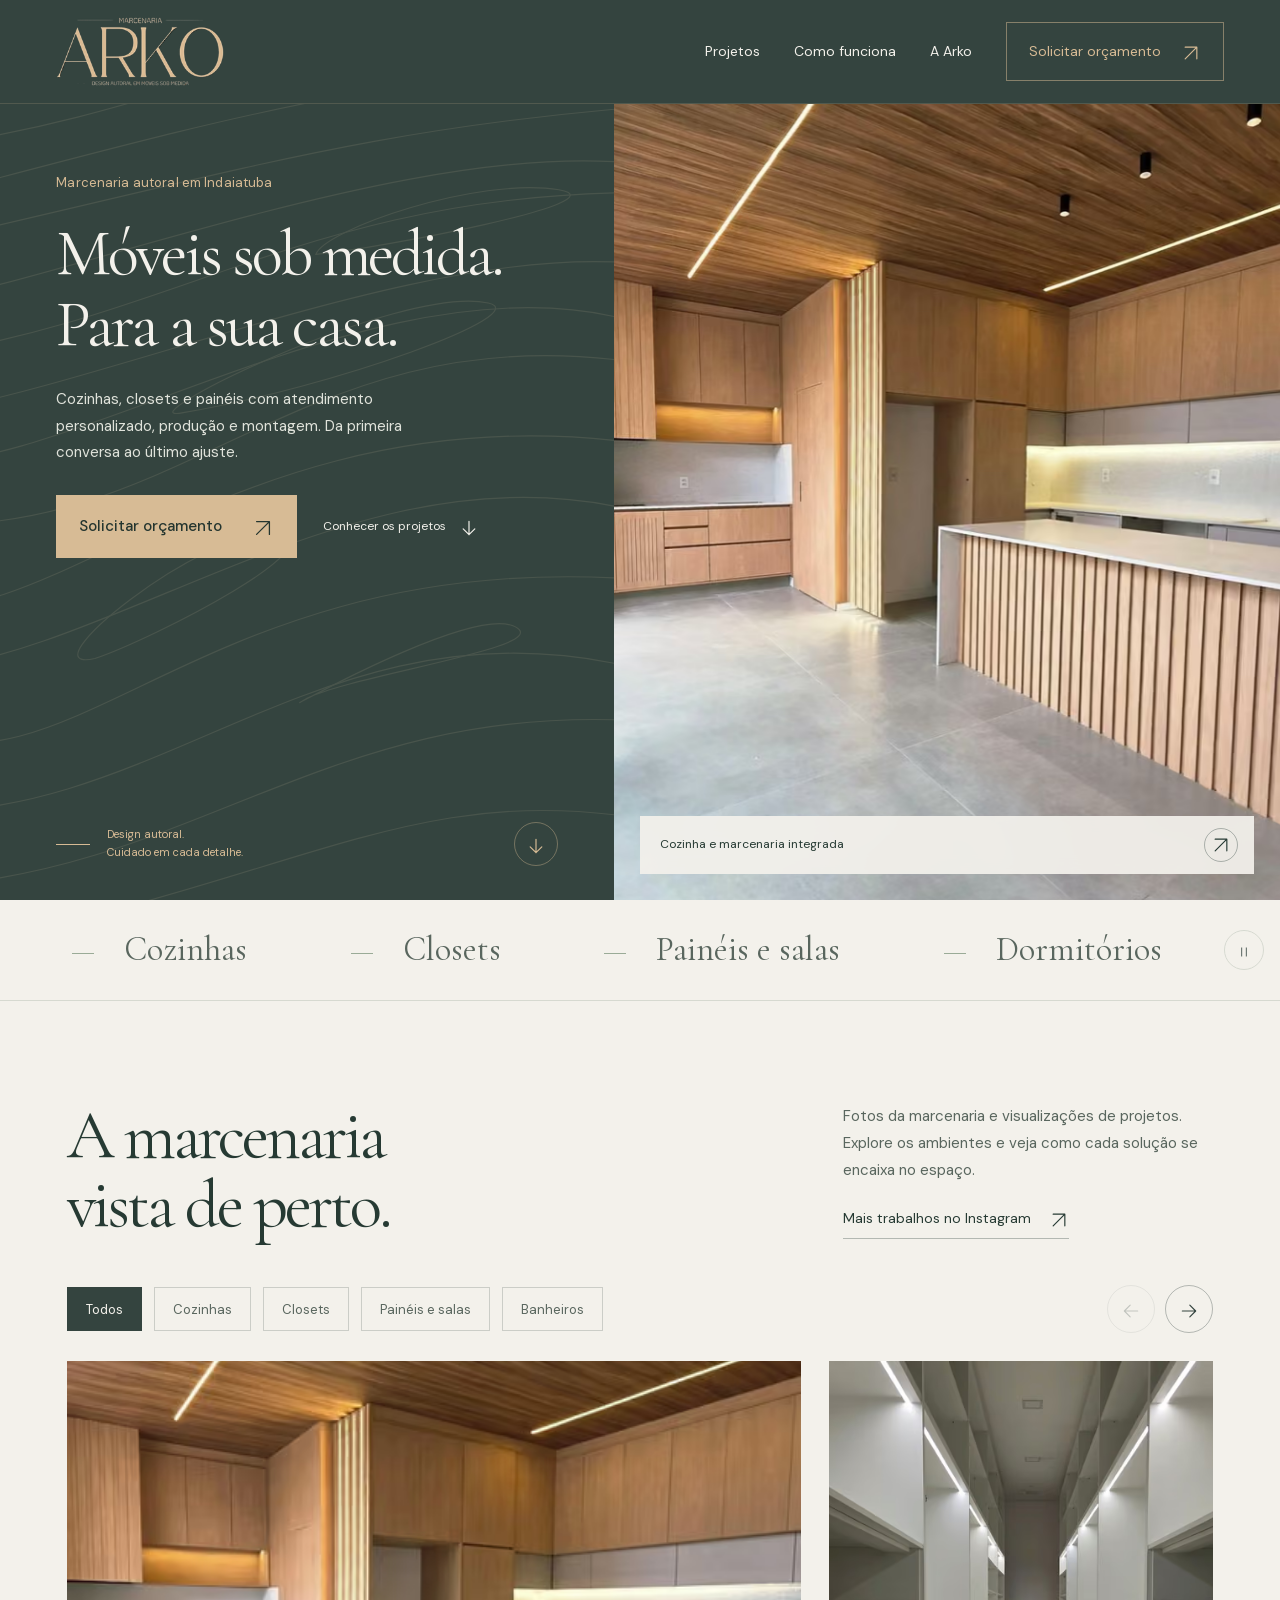
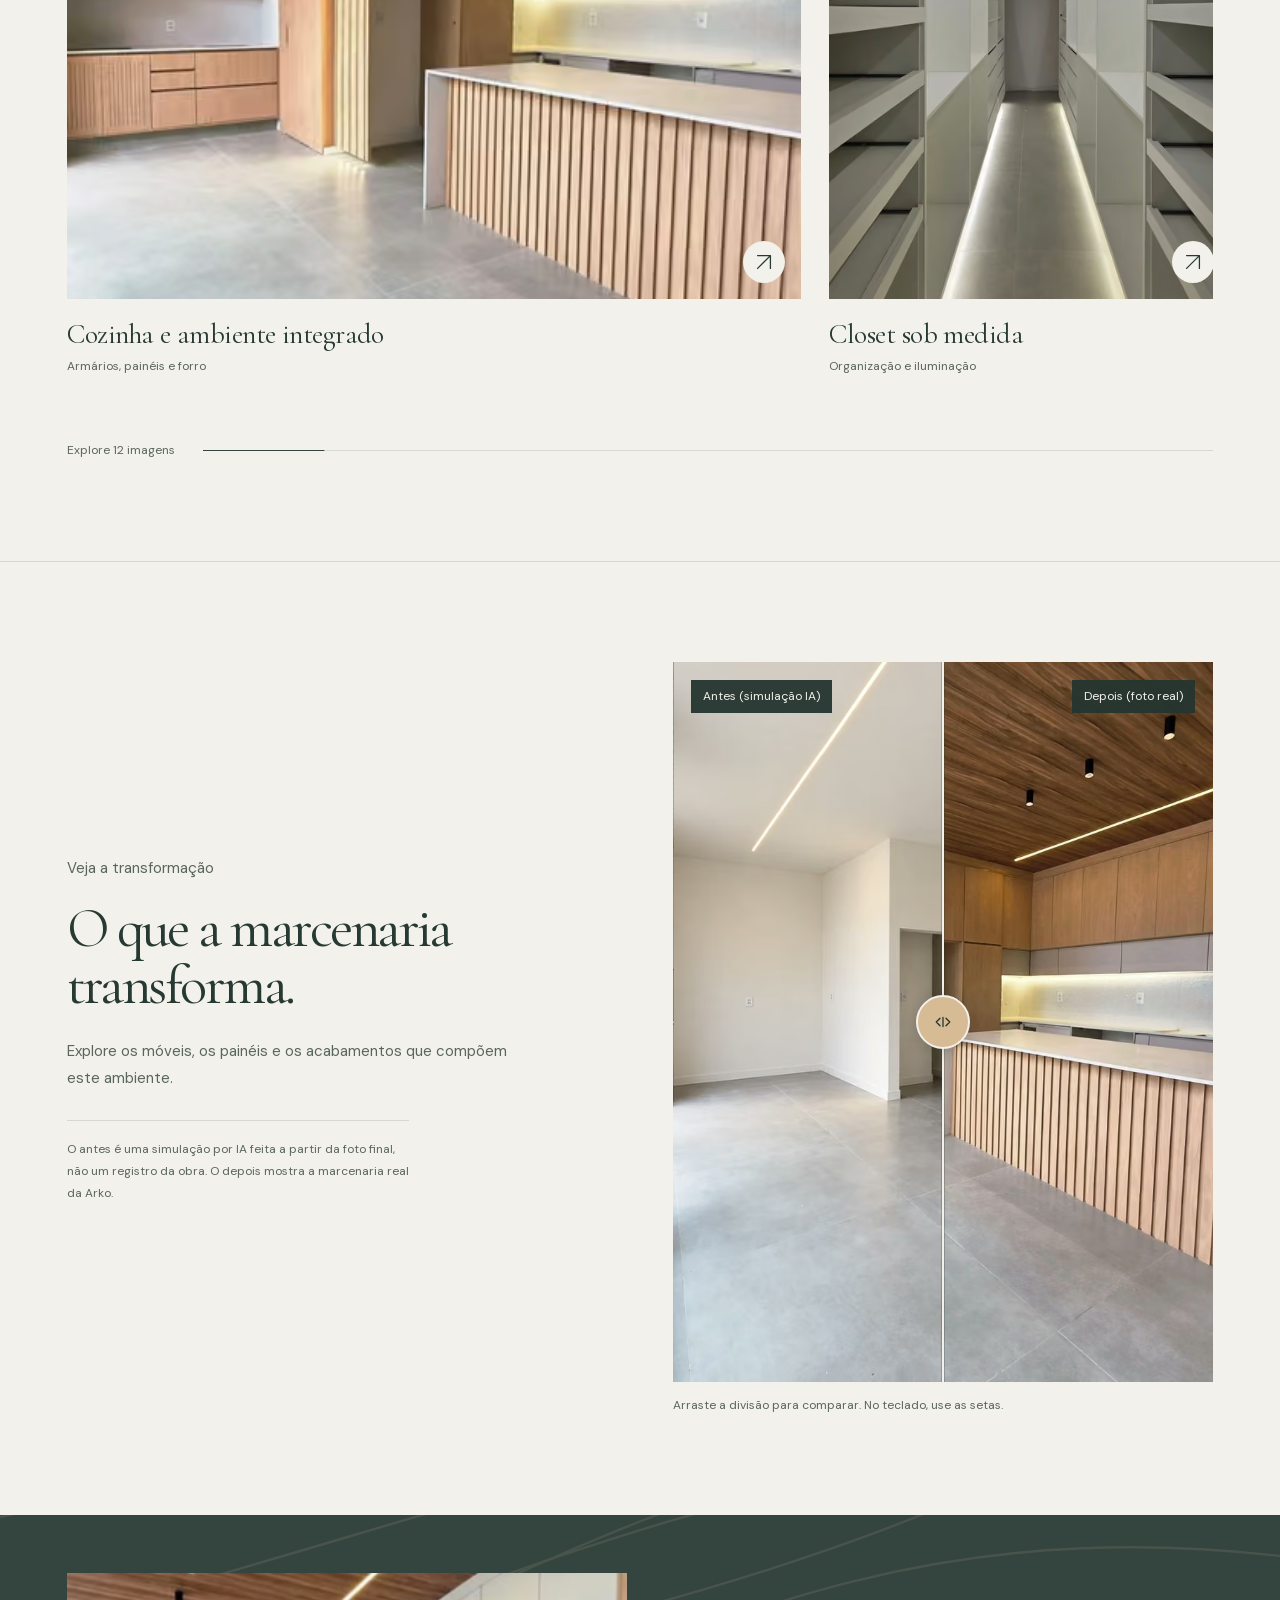
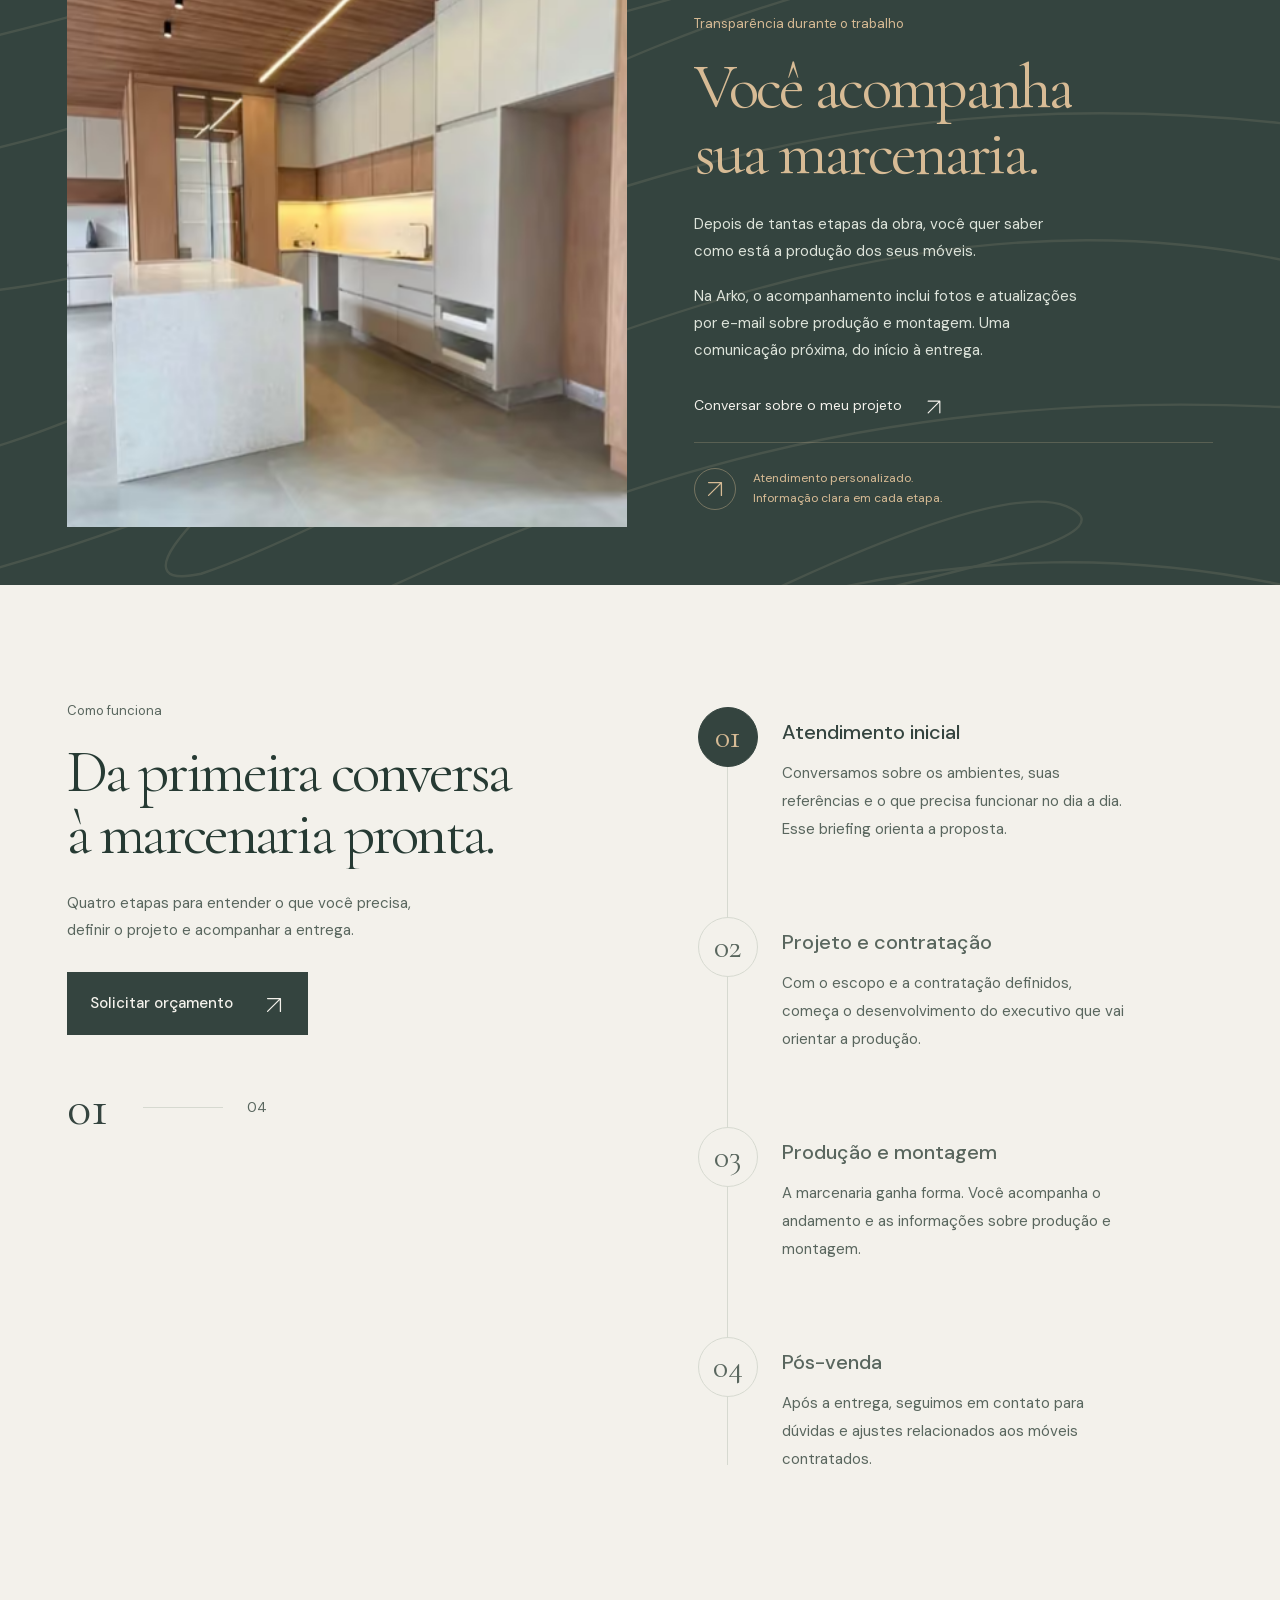
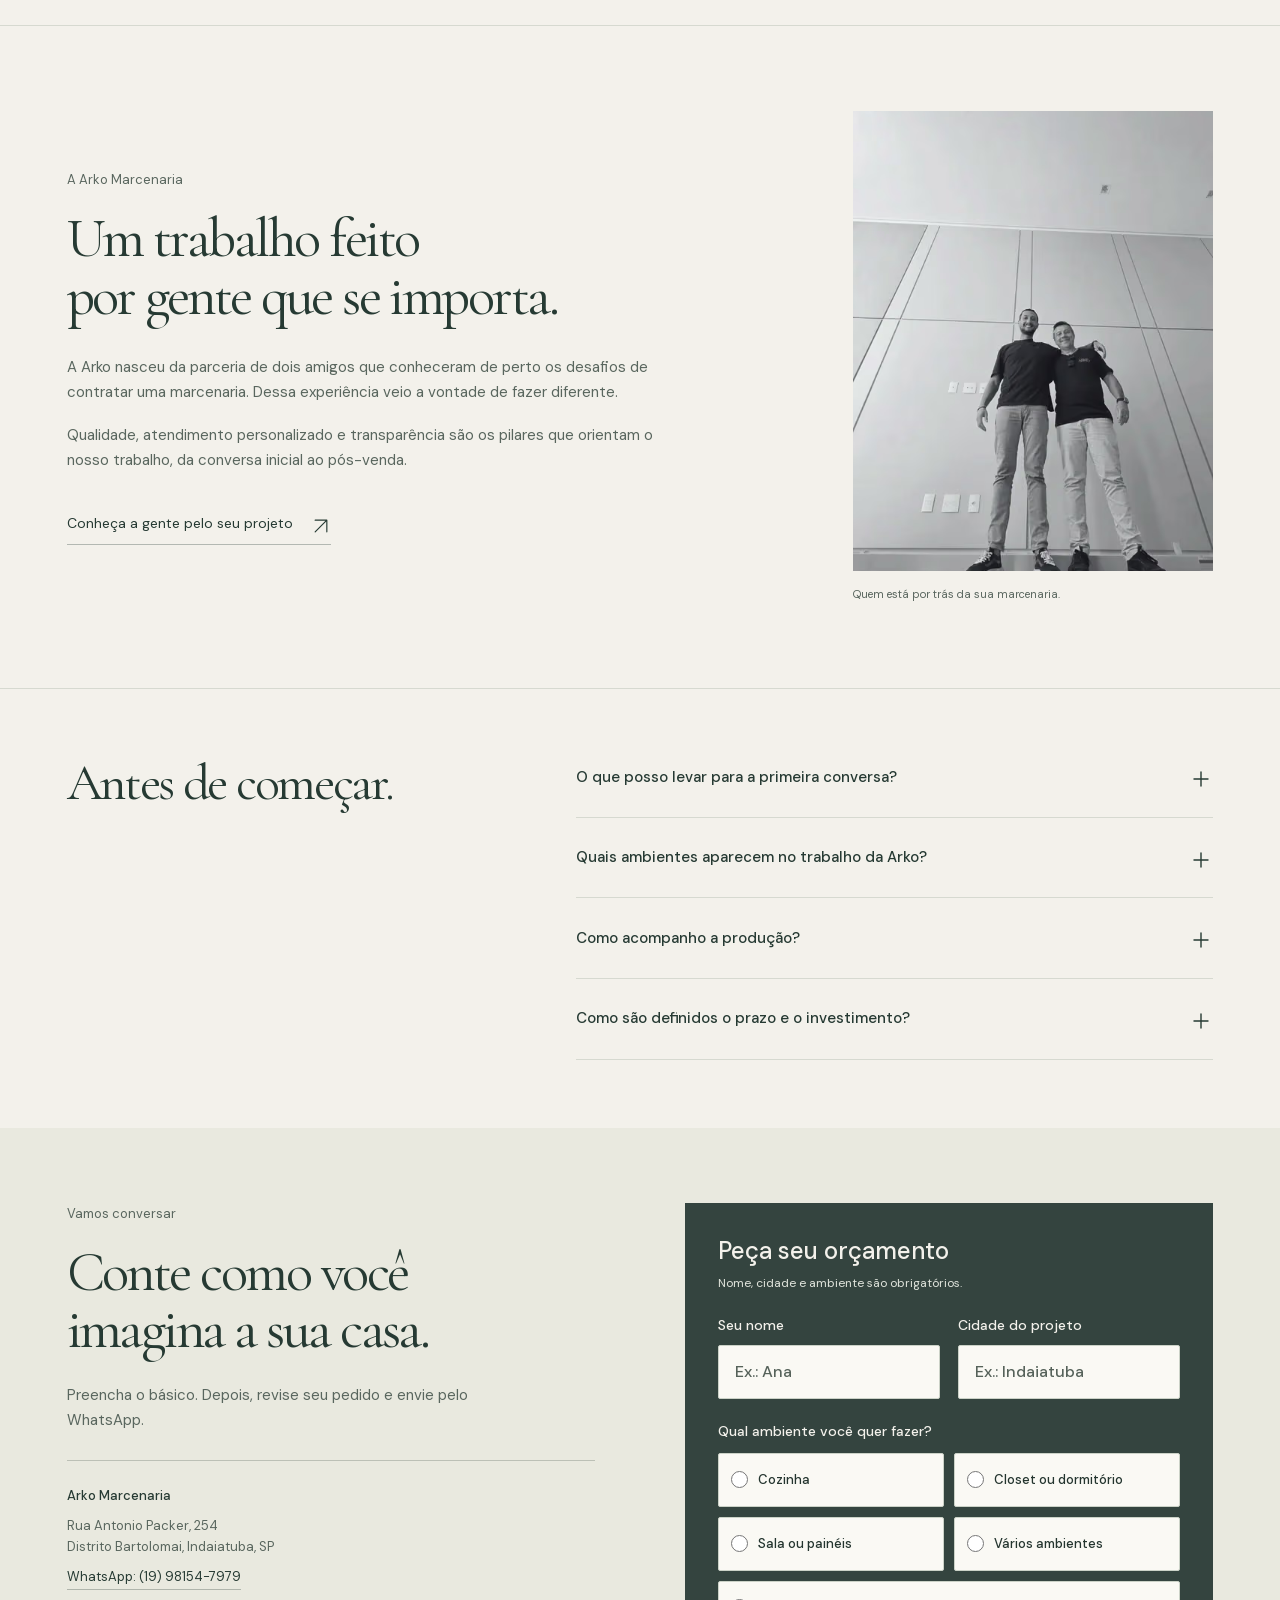
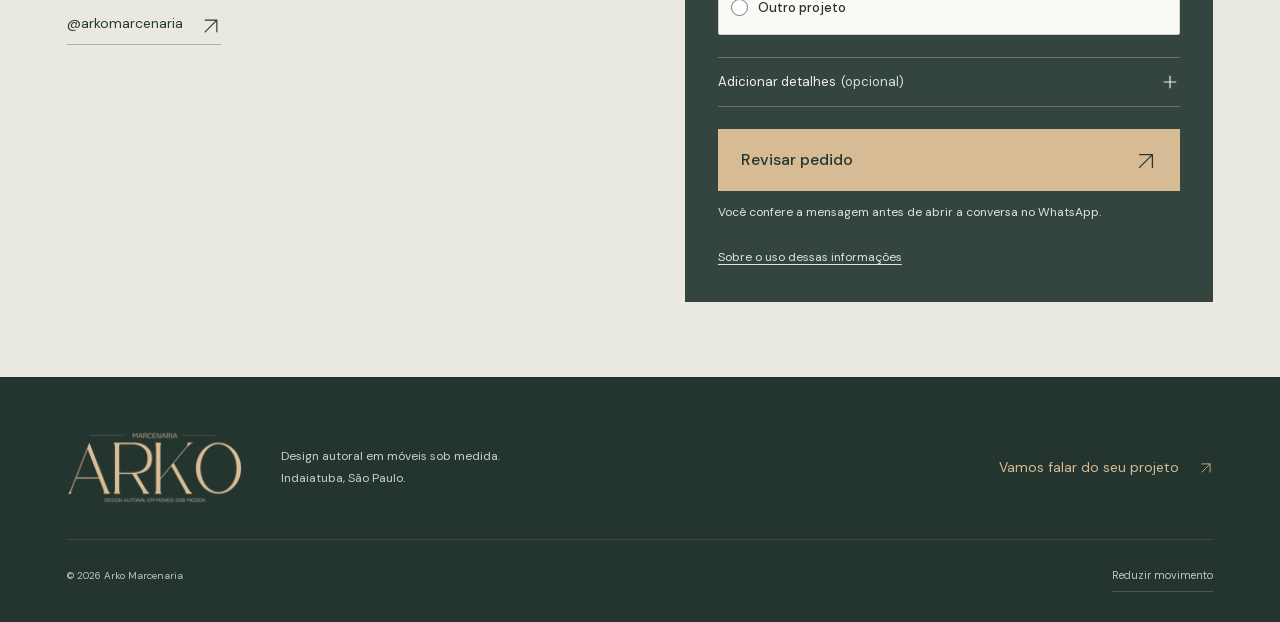
<file: index.html>
<!doctype html>
<html lang="pt-BR">
<head>
  <meta charset="utf-8">
  <meta name="viewport" content="width=device-width,initial-scale=1">
  <meta name="theme-color" content="#34443f">
  <meta name="robots" content="noindex,nofollow">
  <title>Arko Marcenaria | Móveis sob medida em Indaiatuba</title>
  <meta name="description" content="Conheça a Arko Marcenaria em Indaiatuba. Cozinhas, closets e painéis sob medida, atendimento personalizado e acompanhamento da produção.">
  <meta property="og:type" content="website">
  <meta property="og:url" content="https://duartecosta21.github.io/arko-marcenaria-site/">
  <meta property="og:image" content="https://duartecosta21.github.io/arko-marcenaria-site/assets/cozinha-960.webp">
  <meta property="og:title" content="Arko Marcenaria | Móveis sob medida">
  <meta property="og:description" content="Conheça nossos ambientes e converse sobre a marcenaria da sua casa.">
  <link rel="preload" as="image" type="image/avif" href="assets/cozinha-768.avif" imagesrcset="assets/cozinha-480.avif 480w, assets/cozinha-640.avif 640w, assets/cozinha-768.avif 768w, assets/cozinha-960.avif 960w, assets/cozinha-1200.avif 1200w, assets/cozinha-1440.avif 1440w" imagesizes="(max-width:760px) 100vw, 52vw" fetchpriority="high">
  <link rel="preload" href="assets/fonts/cormorant-garamond.woff2" as="font" type="font/woff2" crossorigin>
  <link rel="preload" href="assets/fonts/dm-sans.woff2" as="font" type="font/woff2" crossorigin>
  <link rel="icon" href="assets/favicon-arko.png" type="image/png">
  <style data-arko-styles>
@font-face{font-family:ArkoDisplay;src:url('assets/fonts/cormorant-garamond.woff2') format('woff2');font-style:normal;font-weight:300 700;font-display:swap}
@font-face{font-family:ArkoSans;src:url('assets/fonts/dm-sans.woff2') format('woff2');font-style:normal;font-weight:100 1000;font-display:swap}
:root{--green:#34443f;--deep:#24352f;--beige:#d7bb95;--paper:#f3f1eb;--ink:#263a33;--muted:#59665e;--line:#d6d9d0;--display:ArkoDisplay,Georgia,serif;--sans:ArkoSans,Arial,sans-serif}
*{box-sizing:border-box}html{scroll-behavior:smooth;scroll-padding-top:104px}body{margin:0;background:var(--paper);color:var(--ink);font:16px/1.65 var(--sans);-webkit-font-smoothing:antialiased}button,input,textarea,select{font:inherit}button,a{-webkit-tap-highlight-color:transparent}button{cursor:pointer}a{color:inherit;text-decoration:none}img{display:block;max-width:100%;height:auto}p,h1,h2,h3,figure{margin:0}h1,h2{font-family:var(--display);font-weight:400;letter-spacing:-.045em;line-height:1.02}h2{font-size:clamp(42px,4.4vw,66px)}h3{font-size:19px;font-weight:500;line-height:1.3}p{max-width:66ch}button:focus-visible,a:focus-visible,summary:focus-visible,input:focus-visible,textarea:focus-visible,select:focus-visible{outline:2px solid #ad7741;outline-offset:5px}[hidden]{display:none!important}.skip-link{position:absolute;left:20px;top:-100px;z-index:100;background:var(--beige);color:var(--deep);padding:10px}.skip-link:focus{top:10px}.section-wrap{padding:100px clamp(24px,5.2vw,80px);max-width:1600px;margin:auto}.header{height:104px;padding:20px clamp(24px,4.4vw,68px);background:var(--green);color:var(--paper);display:flex;align-items:center;justify-content:space-between;gap:24px;position:sticky;top:0;z-index:20;border-bottom:1px solid #d7bb952d}.brand{display:block;width:168px;flex-shrink:0}.brand img{width:100%;height:auto}.header nav{display:flex;align-items:center;gap:34px;font-size:14px}.header nav a{transition:color .2s}.header nav a:hover{color:var(--beige)}.header-contact{border:1px solid #d7bb9580;padding:12px 22px;color:var(--beige);display:flex;align-items:center;gap:20px}.header-contact span{font-size:20px}.menu-toggle{display:none}.hero{display:grid;grid-template-columns:44% 56%;max-width:1800px;margin:auto;background:var(--green);color:var(--paper)}.hero-copy{padding:64px clamp(24px,4.4vw,68px) 40px;display:flex;flex-direction:column;align-items:flex-start;position:relative;isolation:isolate;min-height:650px}.wood-pattern{position:relative;isolation:isolate}.wood-pattern:before{content:"";position:absolute;inset:0;background:url('assets/veios.svg') center/cover;opacity:.16;pointer-events:none;z-index:-1}.location{font-size:13px;color:var(--beige);letter-spacing:.01em;margin-bottom:26px}.hero h1{font-size:clamp(52px,5.6vw,84px);max-width:520px;margin-bottom:25px}.hero-description{font-size:15px;line-height:1.75;color:#e0e3db;max-width:390px;margin-bottom:32px}.hero-actions{display:flex;flex-direction:column;align-items:flex-start;gap:22px}.button{display:inline-flex;align-items:center;justify-content:space-between;gap:30px;padding:16px 22px;min-height:56px;line-height:1.3;font-size:15px;font-weight:500;border:1px solid transparent;transition:background-color .2s,color .2s}.button span{font-size:22px;font-weight:300}.button-beige{background:var(--beige);color:var(--deep)}.button-beige:hover{background:#e6c9a4}.button-green{background:var(--green);color:var(--paper)}.button-green:hover{background:var(--deep)}.text-link{display:inline-flex;align-items:center;gap:22px;font-size:14px;line-height:1.5}.text-link span{font-size:20px}.text-link:hover{text-decoration:underline;text-underline-offset:6px}.hero-signature{display:flex;gap:17px;align-items:center;margin-top:auto;padding-top:32px;color:var(--beige);font-size:11px;line-height:1.6}.hero-signature>span{width:34px;height:1px;background:var(--beige)}.hero-photo{position:relative;overflow:hidden}.hero-photo img{width:100%;height:100%;position:absolute;inset:0;object-fit:cover;object-position:center 46%}.photo-caption{position:absolute;bottom:24px;left:24px;right:24px;background:#f3f1ebef;backdrop-filter:blur(8px);color:var(--ink);font-size:12px;padding:11px 15px 11px 20px;display:flex;align-items:center;justify-content:space-between}.round-arrow{border:1px solid #263a3355;border-radius:50%;width:34px;height:34px;display:grid;place-items:center;font-size:20px}.environments{display:flex;justify-content:space-around;gap:20px;padding:25px 5vw;border-bottom:1px solid var(--line);color:var(--muted);font-family:var(--display);font-size:25px}.section-heading{display:flex;justify-content:space-between;gap:48px;align-items:flex-end;margin-bottom:44px}.section-heading h2{flex:0 1 55%}.section-heading>div,.section-heading>p{flex:0 1 370px}.section-heading p{font-size:15px;color:var(--muted);line-height:1.8}.underlined-link{display:inline-flex;align-items:center;gap:18px;font-size:14px;line-height:1.4;border-bottom:1px solid #263a3350;padding-bottom:6px;margin-top:20px}.underlined-link span{font-size:20px}.portfolio-toolbar{display:flex;justify-content:space-between;align-items:center;gap:22px;margin-bottom:28px}.filters{display:flex;gap:12px;flex-wrap:wrap}.filters button{padding:9px 18px;border:1px solid #34443f35;background:transparent;color:var(--muted);font-size:13px;min-height:42px}.filters button[aria-pressed=true]{background:var(--green);color:var(--paper);border-color:var(--green)}.gallery-hint{font-size:11px;color:var(--muted)}.gallery{display:grid;grid-template-columns:repeat(12,1fr);gap:42px 28px;align-items:start}.gallery-item{min-width:0}.gallery-large{grid-column:span 7}.gallery-tall{grid-column:span 5;padding-top:70px}.gallery-small{grid-column:span 4}.project-photo{display:block;width:100%;padding:0;border:0;background:transparent;position:relative;overflow:hidden}.project-photo img{width:100%;object-fit:cover;transition:transform .5s ease}.gallery-large .project-photo img{aspect-ratio:1.12;object-position:center 46%}.gallery-tall .project-photo img{aspect-ratio:.8}.gallery-small .project-photo img{aspect-ratio:.86}.project-photo:hover img{transform:scale(1.025)}.photo-expand{position:absolute;right:16px;bottom:16px;display:grid;place-items:center;width:42px;height:42px;background:var(--paper);color:var(--ink);border-radius:50%;font-size:22px}.gallery-item figcaption{display:flex;justify-content:space-between;gap:18px;align-items:baseline;padding-top:16px}.gallery-item figcaption h3{font-size:16px;line-height:1.5}.gallery-item figcaption>span{font-size:11px;color:var(--muted);text-align:right;max-width:170px}.gallery.is-filtered .gallery-item{grid-column:span 6;padding-top:0}.gallery.is-filtered .project-photo img{aspect-ratio:1;object-position:center}.follow-up{display:grid;grid-template-columns:44% 56%;background:var(--green);color:var(--paper);max-width:1800px;margin:auto;min-height:610px}.follow-up-photo{padding:56px 0 56px clamp(24px,5.2vw,80px)}.follow-up-photo img{width:100%;height:100%;max-height:540px;object-fit:cover;object-position:center 50%}.follow-up-copy{padding:78px clamp(24px,5.2vw,80px) 65px;display:flex;flex-direction:column;align-items:flex-start}.small-label{font-size:13px;color:var(--muted);margin-bottom:20px}.follow-up .small-label{color:var(--beige)}.follow-up h2{color:var(--beige);font-size:clamp(44px,4.8vw,72px);margin-bottom:26px}.follow-up-copy>p:not(.small-label){font-size:15px;line-height:1.8;color:#dde3da;margin-bottom:18px}.follow-up-copy>.text-link{margin-top:8px}.follow-up-note{display:flex;align-items:center;gap:17px;border-top:1px solid #d7bb953a;padding-top:24px;margin-top:32px;align-self:stretch;font-size:12px;color:var(--beige)}.note-mark{border:1px solid #d7bb9566;border-radius:50%;width:42px;height:42px;display:grid;place-items:center;font-size:22px}.steps{margin:12px 0 40px;padding:0;list-style:none;display:grid;grid-template-columns:repeat(4,1fr);gap:26px}.steps li{border-top:1px solid #34443f50;padding-top:20px}.step-number{font-family:var(--display);font-size:34px;color:#7c8c7c}.steps h3{margin:16px 0 14px;font-size:18px}.steps p{font-size:14px;line-height:1.8;color:var(--muted)}.about{border-top:1px solid var(--line);display:grid;grid-template-columns:1fr 350px;gap:clamp(40px,10vw,180px);align-items:center;padding-top:65px;padding-bottom:65px}.about-copy{max-width:620px}.about h2{margin-bottom:30px}.about-copy>p:not(.small-label){margin:0 0 18px;font-size:15px;color:var(--muted)}.about-image img{width:100%;height:420px;object-fit:cover;object-position:center 50%}.about-image figcaption{font-size:11px;color:var(--muted);margin-top:14px}.questions{display:grid;grid-template-columns:1fr 1.45fr;gap:70px;border-top:1px solid var(--line);padding-top:68px;padding-bottom:68px}.questions h2{font-size:clamp(40px,4vw,58px)}.faq details{border-bottom:1px solid var(--line);padding:20px 0}.faq details:first-child{padding-top:0}.faq summary{display:flex;gap:24px;justify-content:space-between;align-items:center;cursor:pointer;list-style:none;font-size:15px;font-weight:500}.faq summary::-webkit-details-marker{display:none}.faq summary span{font-size:24px;font-weight:300;transition:transform .2s}.faq details[open] summary span{transform:rotate(45deg)}.faq p{font-size:14px;color:var(--muted);margin-top:16px;line-height:1.8}.contact{display:grid;grid-template-columns:1fr 1fr;gap:8vw;background:#e9e9df;max-width:1800px;padding-top:75px;padding-bottom:75px}.contact h2{margin-bottom:24px}.contact-copy>p:not(.small-label){font-size:15px;color:var(--muted);max-width:410px}.contact-detail{display:flex;flex-direction:column;align-items:flex-start;gap:8px;margin-top:36px;font-size:13px}.contact-detail>span{font-weight:500}.contact address{font-style:normal;color:var(--muted);font-size:13px}.contact-detail a{border-bottom:1px solid #34443f50;padding-bottom:2px}.quote-form{display:flex;flex-direction:column;gap:22px;padding-top:5px}.quote-form label,.quote-dialog label{display:block;font-size:13px;font-weight:500;line-height:1.5}.form-row{display:grid;grid-template-columns:1fr 1fr;gap:22px}input,select,textarea{display:block;width:100%;border:0;border-bottom:1px solid #34443f66;border-radius:0;background:transparent;resize:vertical;color:var(--ink);padding:12px 0;font-size:14px;line-height:1.6;margin-top:6px}input::placeholder,textarea::placeholder{color:#69736b;opacity:1}select{appearance:auto;min-height:49px}.quote-form .button{margin-top:0}.form-note{font-size:11px;line-height:1.65;color:var(--muted)}.quote-form .form-note{margin-top:-8px}.privacy-link{border:0;padding:0;align-self:flex-start;background:transparent;font-size:11px;color:var(--muted);text-decoration:underline;text-underline-offset:3px;margin-top:-9px}.footer{background:var(--deep);color:var(--paper);display:grid;grid-template-columns:190px 1fr auto;align-items:center;gap:24px;padding:40px clamp(24px,5.2vw,80px) 24px}.footer .brand{width:155px}.footer p{font-size:12px;color:#c9d1c8;line-height:1.8}.footer>a:last-of-type{font-size:14px;display:flex;gap:20px;align-items:center;color:var(--beige)}.copyright{grid-column:1/-1;font-size:10px;color:#bdc7bb;border-top:1px solid #d7bb9524;padding-top:20px;margin-top:12px}dialog{color:var(--ink);border:0;background:var(--paper);padding:48px;width:calc(100% - 40px);max-width:600px;max-height:calc(100dvh - 40px);overflow:auto}dialog::backdrop{background:#12211ce3;backdrop-filter:blur(5px)}body:has(dialog[open]){overflow:hidden}.dialog-close{position:absolute;right:16px;top:10px;color:inherit;background:transparent;border:0;font-size:30px;width:44px;height:44px;line-height:1}.photo-dialog{padding:50px 12px 16px;max-width:min(1100px,calc(100% - 32px));width:calc(100% - 32px);background:#1e2d27;color:var(--paper);overflow:hidden}.lightbox{display:grid;grid-template-columns:44px 1fr 44px;gap:10px;align-items:center}.lightbox figure{min-width:0}.lightbox img{max-height:calc(100dvh - 180px);width:auto;max-width:100%;margin:auto;object-fit:contain}.lightbox figcaption{text-align:center;font-size:12px;margin-top:16px;line-height:1.5}.photo-prev,.photo-next{background:transparent;border:1px solid #ffffff40;color:var(--paper);width:42px;height:48px;font-size:32px}.quote-dialog h2,.privacy-dialog h2{font-size:44px;margin-bottom:22px}.quote-dialog>p,.privacy-dialog>p{font-size:14px;line-height:1.75;margin-bottom:22px}.quote-dialog textarea{border:1px solid var(--line);padding:14px;font-size:13px;margin:8px 0 24px}.quote-dialog .button{width:100%}.quote-dialog .form-note{margin:12px 0 0}.privacy-dialog .button{margin-top:8px}
@keyframes hero-in{from{opacity:0;transform:translateY(14px)}to{opacity:1;transform:translateY(0)}}.hero h1{animation:hero-in .7s ease-out both}.hero-description{animation:hero-in .7s .12s ease-out both}.hero-actions{animation:hero-in .7s .22s ease-out both}
@media(min-width:1600px){.hero-copy{min-height:760px}.hero h1{font-size:88px}}
@media(max-width:1100px){.header nav{gap:22px}.header-contact{padding:10px 15px}.hero-copy{padding-top:44px;min-height:620px}.hero h1{font-size:62px}.hero-signature{display:none}.hero-actions{gap:20px}.section-wrap{padding-top:75px;padding-bottom:75px}.gallery-item figcaption{flex-direction:column;gap:3px}.gallery-item figcaption>span{text-align:left;max-width:none}.follow-up-copy{padding-top:65px;padding-bottom:50px}.about{grid-template-columns:1fr 280px;gap:65px}.about-image img{height:390px}.questions{gap:40px}.footer{grid-template-columns:170px 1fr auto}}
@media(max-width:760px){html{scroll-padding-top:82px}.header{height:82px;padding:14px 24px}.brand{width:132px}.menu-toggle{display:flex;flex-direction:column;justify-content:center;gap:6px;background:transparent;border:1px solid #d7bb9540;width:44px;height:42px;padding:10px;color:var(--beige)}.menu-toggle span{display:block;height:1px;width:22px;background:currentColor;transition:transform .2s}.menu-toggle[aria-expanded=true] span:first-child{transform:translateY(3.5px) rotate(45deg)}.menu-toggle[aria-expanded=true] span:last-child{transform:translateY(-3.5px) rotate(-45deg)}.header nav{display:none;position:absolute;left:0;right:0;top:82px;align-items:stretch;flex-direction:column;gap:0;background:var(--green);padding:8px 24px 24px;box-shadow:0 16px 20px #14231c25}.header nav.is-open{display:flex}.header nav a{padding:14px 0;border-bottom:1px solid #d7bb9528}.header nav .header-contact{padding:14px 16px;margin-top:14px;border:1px solid #d7bb9580;justify-content:space-between}.hero{grid-template-columns:1fr}.hero-copy{padding:34px 24px 38px;min-height:0}.location{font-size:11px;margin-bottom:18px}.hero h1{font-size:clamp(52px,11.9vw,76px);max-width:600px;margin-bottom:20px}.hero-description{font-size:14px;max-width:450px;margin-bottom:24px}.hero-actions{flex-direction:row;gap:22px;align-items:center;flex-wrap:wrap}.button{font-size:14px;min-height:52px;padding:14px 18px;gap:22px}.hero-actions .text-link{font-size:12px;gap:12px}.hero-photo{height:460px}.hero-photo img{object-position:center 43%}.photo-caption{left:16px;right:16px;bottom:16px;font-size:11px;padding:10px 12px 10px 16px}.environments{gap:10px;padding:20px 24px;flex-wrap:wrap;justify-content:center;font-size:21px}.section-wrap{padding:56px 24px}.section-heading{display:block;margin-bottom:28px}.section-heading h2{margin-bottom:20px;font-size:48px}.section-heading p{font-size:14px;max-width:520px}.section-heading .underlined-link{margin-top:13px}.portfolio-toolbar{display:block;margin-bottom:24px}.filters{gap:8px}.filters button{padding:8px 13px;min-height:44px;font-size:12px}.gallery-hint{margin-top:14px}.gallery{grid-template-columns:1fr 1fr;gap:30px 16px}.gallery-large{grid-column:1/-1}.gallery-tall{grid-column:span 1;padding-top:0}.gallery-small{grid-column:span 1}.gallery-large .project-photo img{aspect-ratio:1.05}.gallery-tall .project-photo img,.gallery-small .project-photo img{aspect-ratio:.74;object-position:center}.gallery-item figcaption{gap:4px;padding-top:11px}.gallery-item figcaption h3{font-size:14px}.gallery-item figcaption>span{font-size:10px;line-height:1.5}.gallery.is-filtered .gallery-item{grid-column:span 1}.gallery.is-filtered .gallery-item:only-child{grid-column:1/-1;max-width:450px}.gallery.is-filtered .project-photo img{aspect-ratio:.8}.photo-expand{width:32px;height:32px;bottom:10px;right:10px;font-size:18px}.follow-up{grid-template-columns:1fr}.follow-up-photo{padding:32px 24px 0}.follow-up-photo img{height:340px;object-position:center 50%}.follow-up-copy{padding:38px 24px 42px}.follow-up h2{font-size:52px}.follow-up-copy>p:not(.small-label){font-size:14px}.follow-up-note{margin-top:26px;padding-top:20px}.steps{grid-template-columns:1fr 1fr;gap:32px 22px;margin-top:35px;margin-bottom:32px}.step-number{font-size:30px}.steps h3{font-size:16px}.steps p{font-size:13px;line-height:1.8}.about{grid-template-columns:1fr;gap:32px}.about h2{font-size:46px}.about-copy>p:not(.small-label){font-size:14px}.about-image{max-width:450px;justify-self:center;width:100%}.about-image img{height:400px;object-position:center 47%}.questions{display:block}.questions h2{font-size:46px;margin-bottom:34px}.faq summary{font-size:14px;gap:20px}.contact{grid-template-columns:1fr;gap:36px}.contact h2{font-size:49px}.contact-copy>p:not(.small-label){font-size:14px}.contact-detail{margin-top:24px}.quote-form{gap:20px}.form-row{gap:16px}.quote-form label{font-size:12px}input,textarea,select{font-size:16px}.footer{padding:34px 24px 24px;grid-template-columns:1fr;gap:22px}.footer .brand{width:145px}.footer>a:last-of-type{justify-content:space-between;border-top:1px solid #d7bb9528;padding-top:20px}.copyright{margin-top:0;padding-top:18px}.photo-dialog{padding:50px 6px 14px;max-width:calc(100% - 16px);width:calc(100% - 16px)}.lightbox{grid-template-columns:30px 1fr 30px;gap:3px}.photo-prev,.photo-next{width:29px;height:45px}.lightbox figcaption{font-size:11px}.quote-dialog,.privacy-dialog{padding:48px 24px 26px}.quote-dialog h2,.privacy-dialog h2{font-size:40px}}
@media(max-width:380px){.hero h1{font-size:51px}.hero-actions{gap:18px}.form-row{grid-template-columns:1fr}.filters button{padding:8px 10px}.environments{font-size:18px}.section-heading h2{font-size:44px}.steps{gap:30px 16px}.contact h2{font-size:44px}}
@media(prefers-reduced-motion:reduce){html{scroll-behavior:auto}*,*:before,*:after{animation:none!important;transition:none!important}}

.photo-prev:disabled,.photo-next:disabled{opacity:.2;cursor:default}

/* Arko v2: movement belongs to the opening, photography and reading sequence. */
.header{transition:background-color .35s,box-shadow .35s}.header:after{content:"";position:absolute;left:0;bottom:0;height:2px;width:100%;background:var(--beige);transform:scaleX(var(--page-progress,0));transform-origin:left;pointer-events:none}.header.has-scrolled{background:#2d3e37f2;backdrop-filter:blur(12px);box-shadow:0 8px 30px #17261d12}.header-contact{position:relative;overflow:hidden}.header-contact span{transition:transform .25s}.header-contact:hover span{transform:translate(3px,-3px)}
.hero{grid-template-columns:48% 52%;overflow:hidden}.hero-copy{min-height:clamp(650px,calc(100svh - 104px),830px);padding:68px clamp(24px,4.4vw,68px) 34px;justify-content:center}.hero h1{font-size:clamp(52px,5.1vw,84px);max-width:none;line-height:1.08;margin-bottom:26px;animation:none}.title-line{display:block;overflow:hidden;padding-bottom:.075em;margin-bottom:-.075em}.title-line>span{display:block}.hero-description,.hero-actions{animation:none}.hero-description{max-width:405px;margin-bottom:30px}.hero-actions{flex-direction:row;gap:26px;align-items:center;flex-wrap:wrap}.hero-actions .text-link{font-size:12px;gap:13px}.hero-signature{width:100%;padding-top:30px;margin-top:auto}.hero-photo img{transform:translate3d(0,var(--hero-photo-y,0px),0) scale(1.1);will-change:transform;object-position:center 43%}.hero-photo:after{content:"";position:absolute;inset:0;background:var(--green);transform:scaleX(0);transform-origin:right;pointer-events:none}.photo-caption{bottom:26px;left:26px;right:26px;padding:12px 16px 12px 20px}.scroll-cue{margin-left:auto;width:44px;height:44px;display:grid;place-items:center;border:1px solid #d7bb9566;border-radius:50%;font-size:20px}.hero-signature .scroll-cue>span{width:auto;height:auto;background:none}.motion-ready .title-line>span{animation:title-rise .8s cubic-bezier(.2,.7,.2,1) both}.motion-ready .title-line:nth-child(2)>span{animation-delay:.13s}.motion-ready .hero-photo:after{animation:photo-unveil 1.05s cubic-bezier(.6,0,.2,1) both}.motion-ready .scroll-cue span{animation:scroll-hint 2.2s 1s ease-in-out 2}
@keyframes title-rise{from{transform:translateY(115%)}to{transform:translateY(0)}}@keyframes photo-unveil{from{transform:scaleX(1)}to{transform:scaleX(0)}}@keyframes scroll-hint{0%,70%,100%{transform:translateY(0)}35%{transform:translateY(4px)}}
.environments{padding:0;position:relative;overflow:hidden;background:var(--paper);border-bottom:1px solid var(--line);min-height:92px;align-items:center}.environment-track{width:100%;display:flex}.environment-set{display:flex;align-items:center;justify-content:space-around;flex-wrap:wrap;gap:30px;width:100%;padding:22px 40px;flex-shrink:0;font-family:var(--display);font-size:34px}.environment-set span{white-space:nowrap}.environment-set span:before{content:"";display:inline-block;vertical-align:middle;width:22px;height:1px;background:#9aab97;margin-right:30px}.environment-set[aria-hidden=true]{display:none}.environment-pause{display:none;border:1px solid var(--line);background:var(--paper);color:var(--green);width:40px;height:40px;position:absolute;right:16px;top:calc(50% - 20px);border-radius:50%;z-index:1;font-size:14px}.motion-ready .environment-track{width:max-content;animation:environments-flow 30s linear infinite}.motion-ready .environment-set{width:max(100vw,950px);flex-wrap:nowrap;gap:0;padding-right:66px;padding-left:20px}.motion-ready .environment-set[aria-hidden=true]{display:flex}.motion-ready .environment-pause{display:block}.environments.is-paused .environment-track{animation-play-state:paused}@keyframes environments-flow{to{transform:translateX(-50%)}}
.portfolio .section-heading h2{font-size:clamp(50px,5.3vw,78px)}.portfolio-toolbar{margin-top:46px}.gallery{display:flex;gap:28px;overflow-x:auto;overflow-y:hidden;scroll-snap-type:x proximity;scroll-behavior:smooth;overscroll-behavior-x:contain;scrollbar-width:none;align-items:start;padding-bottom:4px;cursor:grab}.gallery::-webkit-scrollbar{display:none}.gallery:active{cursor:grabbing}.gallery-item{flex:0 0 35%;min-width:0;scroll-snap-align:start;padding-top:0!important;grid-column:auto!important}.gallery-large{flex-basis:64%}.gallery .project-photo img,.gallery.is-filtered .project-photo img{height:clamp(420px,42vw,610px);aspect-ratio:auto;width:100%;object-fit:cover;object-position:center 45%}.gallery-tall .project-photo img{object-position:center 50%}.gallery .project-photo{cursor:zoom-in}.gallery .project-photo:hover img{transform:scale(1.04)}.gallery-item figcaption{padding-top:20px;display:block}.gallery-item figcaption h3{font:400 28px/1.1 var(--display);letter-spacing:-.02em;margin-bottom:7px}.gallery-item figcaption>span{display:block;text-align:left;max-width:none;font-size:12px}.gallery.is-filtered .gallery-item{flex-basis:43%;max-width:none}.gallery.is-filtered .gallery-item[data-category=cozinhas]{flex-basis:64%}.gallery-navigation{display:flex;align-items:center;gap:28px;margin-top:28px}.gallery-status{font-size:12px;color:var(--muted);white-space:nowrap;flex:0 0 auto}.gallery-progress{height:1px;background:var(--line);flex:1;overflow:hidden}.gallery-progress>span{display:block;transform:scaleX(var(--gallery-progress,.15));transform-origin:left;background:var(--green);width:100%;height:1px;transition:transform .08s linear}.gallery-controls{display:flex;gap:10px}.gallery-controls button{width:48px;height:48px;border:1px solid #34443f55;background:transparent;color:var(--green);border-radius:50%;font-size:20px;transition:background .2s,color .2s}.gallery-controls button:hover:not(:disabled){background:var(--green);color:var(--paper)}.gallery-controls button:disabled{opacity:.25;cursor:default}.gallery-hint{font-size:12px}.filters button{min-height:44px}
.follow-up{overflow:hidden;grid-template-columns:49% 51%;min-height:670px}.follow-up-photo{position:relative;overflow:hidden;padding:0;margin:58px 0 58px clamp(24px,5.2vw,80px);align-self:stretch}.follow-up-photo img{position:absolute;inset:0;width:100%;height:100%;max-height:none;object-position:center 45%;transform:translate3d(0,var(--follow-photo-y,0px),0) scale(1.12);will-change:transform}.follow-up-copy{padding-top:98px;padding-bottom:75px}.follow-up h2{font-size:clamp(48px,5vw,76px)}.follow-up-copy>p:not(.small-label){max-width:390px}.follow-up-note{margin-top:auto;padding-top:25px}.motion-ready .follow-up-photo{clip-path:inset(10% 10% 10% 10%);transition:clip-path 1s cubic-bezier(.2,.7,.2,1)}.motion-ready .follow-up-photo.is-visible{clip-path:inset(0)}.reveal-line{display:block;overflow:hidden;padding-bottom:.08em;margin-bottom:-.08em}.reveal-line>span{display:block}.motion-ready [data-reveal=lines] .reveal-line>span{transform:translateY(115%);transition:transform .75s cubic-bezier(.2,.7,.2,1)}.motion-ready [data-reveal=lines] .reveal-line:nth-child(2)>span{transition-delay:.08s}.motion-ready [data-reveal=lines].is-visible .reveal-line>span{transform:translateY(0)}
.process-layout{display:grid;grid-template-columns:1fr 1fr;gap:9vw;align-items:start}.process-intro{position:sticky;top:154px;padding-top:15px}.process-intro h2{font-size:clamp(44px,4.7vw,66px);margin-bottom:26px}.process-intro>p:not(.small-label){font-size:15px;color:var(--muted);max-width:365px;line-height:1.8;margin-bottom:28px}.process-position{display:flex;align-items:center;gap:24px;margin-top:48px;color:var(--muted);font-size:14px;width:200px}.process-active-number{font:400 50px/1 var(--display);color:var(--green);min-width:52px}.process-position-line{height:1px;width:80px;background:var(--line)}.steps{position:relative;display:flex;flex-direction:column;gap:0;list-style:none;margin:0;padding:0}.steps:before,.steps:after{content:"";position:absolute;left:29px;top:31px;bottom:60px;width:1px;background:var(--line);z-index:0}.steps:after{background:var(--green);transform-origin:top;transform:scaleY(var(--process-progress,0))}.steps li{position:relative;display:grid;grid-template-columns:60px 1fr;gap:10px 24px;padding:22px 0 46px;min-height:210px;border:0}.step-number{width:60px;height:60px;display:grid;place-items:center;grid-row:1/3;background:var(--paper);font:400 32px/1 var(--display);color:var(--muted);z-index:1;border:1px solid var(--line);border-radius:50%;transition:background .35s,color .35s,border-color .35s}.steps h3{grid-column:2;margin:12px 0 0;font-size:20px;line-height:1.3;color:var(--muted);transition:color .35s}.steps p{grid-column:2;font-size:15px;line-height:1.85;max-width:350px}.steps li.is-current .step-number{background:var(--green);color:var(--beige);border-color:var(--green)}.steps li.is-current h3{color:var(--green)}.about{padding-top:85px;padding-bottom:85px;grid-template-columns:1fr 360px}.about-image{position:relative;overflow:hidden}.about-image img{height:460px;transition:transform .65s cubic-bezier(.2,.7,.2,1)}.about-image:hover img{transform:scale(1.025)}.footer{padding-top:55px;padding-bottom:30px}.footer .brand{width:175px}.mobile-contact{display:none}
@media(min-width:1600px){.hero-copy{min-height:820px}.hero h1{font-size:84px}}
@media(max-width:1100px){.hero-copy{padding-top:58px}.hero h1{font-size:clamp(44px,5.1vw,65px)}.hero-actions{gap:20px}.hero-signature{display:flex}.hero-description{font-size:14px}.process-layout{gap:5vw}.process-intro{top:140px}.process-intro h2{font-size:46px}.steps li{gap:10px 18px}.steps p{font-size:14px}.follow-up-copy{padding-top:76px}.about{grid-template-columns:1fr 290px}.about-image img{height:420px}}
@media(max-width:760px){.hero{grid-template-columns:1fr}.hero-copy{min-height:0;padding:42px 24px 30px}.hero h1{font-size:clamp(38px,10.6vw,66px);margin-bottom:22px}.hero-description{font-size:14px;margin-bottom:25px;max-width:460px}.hero-actions{gap:20px}.hero-signature{display:flex;padding-top:30px;margin-top:14px;font-size:10px}.hero-signature .scroll-cue{width:36px;height:36px;font-size:17px}.hero-photo{height:440px}.hero-photo img{transform:scale(1.05);will-change:auto}.hero-photo:after{transform-origin:top;animation:none}.photo-caption{left:16px;right:16px;bottom:16px}.environments{min-height:80px}.environment-set{font-size:28px;padding:16px 20px;gap:20px}.environment-set span:before{width:18px;margin-right:26px}.motion-ready .environment-set{width:850px;padding:16px 56px 16px 20px}.environment-pause{right:12px;width:36px;height:36px;top:calc(50% - 18px)}.portfolio .section-heading h2{font-size:52px}.portfolio-toolbar{margin-top:30px}.gallery{gap:18px;scroll-snap-type:x mandatory}.gallery-item,.gallery-large,.gallery.is-filtered .gallery-item,.gallery.is-filtered .gallery-item[data-category=cozinhas]{flex-basis:88%;max-width:none}.gallery .project-photo img,.gallery.is-filtered .project-photo img{height:390px;object-position:center 45%;aspect-ratio:auto}.gallery-tall .project-photo img{object-position:center}.gallery-item figcaption h3{font-size:25px}.gallery-item figcaption>span{font-size:11px}.gallery-navigation{gap:16px;margin-top:24px}.gallery-controls{gap:8px}.gallery-controls button{width:44px;height:44px}.gallery-status{font-size:11px}.follow-up{grid-template-columns:1fr;min-height:0}.follow-up-photo{margin:32px 24px 0;height:370px;align-self:auto}.follow-up-photo img{height:100%;transform:scale(1.04);will-change:auto}.follow-up-copy{padding:36px 24px 42px}.follow-up h2{font-size:52px}.follow-up-note{margin-top:28px}.process-layout{display:block}.process-intro{position:static;padding-top:0}.process-intro h2{font-size:46px}.process-intro>p:not(.small-label){font-size:14px}.process-position{display:none}.steps{margin-top:38px}.steps li{min-height:0;padding:20px 0 34px;gap:7px 20px}.steps:before,.steps:after{bottom:64px}.steps h3{font-size:18px;margin-top:15px}.steps p{font-size:14px;line-height:1.8}.about{grid-template-columns:1fr;padding-top:58px;padding-bottom:58px}.about-image img{height:420px}.footer .brand{width:155px}.mobile-contact{display:flex;position:fixed;bottom:14px;left:14px;right:14px;z-index:18;padding:13px 16px;background:var(--deep);color:var(--beige);box-shadow:0 10px 35px #15271d30;border:1px solid #d7bb9545;align-items:center;justify-content:space-between;gap:14px;min-height:60px;opacity:0;transform:translateY(100px);pointer-events:none;transition:opacity .3s,transform .35s cubic-bezier(.2,.7,.2,1)}.mobile-contact>span{font-size:10px;line-height:1.5;max-width:95px;color:#d7ddd0}.mobile-contact strong{font-size:12px;font-weight:500;white-space:nowrap;display:flex;align-items:center;gap:14px}.mobile-contact strong>span{font-size:20px}.mobile-contact.is-visible{opacity:1;transform:translateY(0);pointer-events:auto}}
@media(max-width:380px){.hero h1{font-size:clamp(36px,10.8vw,40px)}.hero-signature{gap:12px}.gallery .project-photo img,.gallery.is-filtered .project-photo img{height:345px}.portfolio .section-heading h2{font-size:46px}.process-intro h2{font-size:42px}.steps li{grid-template-columns:52px 1fr;gap:7px 16px}.step-number{width:52px;height:52px;font-size:29px}.steps:before,.steps:after{left:25px}.steps h3{font-size:17px;margin-top:11px}.mobile-contact{padding:12px}.mobile-contact>span{max-width:85px}.mobile-contact strong{font-size:11px;gap:9px}}
@media(prefers-reduced-motion:reduce){html{scroll-behavior:auto}.hero-photo img,.follow-up-photo img{transform:none!important;will-change:auto}.hero-photo:after{display:none}.environment-track{animation:none!important;transform:none!important}.environment-set{width:100%!important;flex-wrap:wrap!important;gap:18px!important}.environment-set[aria-hidden=true],.environment-pause{display:none!important}.environment-track{width:100%!important}.environment-set span{font-size:23px}.environment-set span:before{display:none}.gallery{scroll-behavior:auto}.follow-up-photo{clip-path:none!important}.reveal-line>span{transform:none!important}*,*:before,*:after{animation:none!important;transition:none!important}}

.gallery.is-dragging{scroll-behavior:auto;scroll-snap-type:none;user-select:none}.gallery.is-dragging .project-photo{cursor:grabbing}

.footer-bottom{grid-column:1/-1;display:flex;justify-content:space-between;align-items:center;gap:22px;border-top:1px solid #d7bb9524;padding-top:20px;margin-top:12px}.footer-bottom .copyright{border:0;padding:0;margin:0}.footer-bottom button{background:none;border:0;border-bottom:1px solid #d7bb9540;color:#bdc7bb;font-size:11px;padding:5px 0;min-height:32px}.footer-bottom button:disabled{border:0}.motion-reduced *,.motion-reduced *:before,.motion-reduced *:after{animation:none!important;transition:none!important}.motion-reduced .hero-photo img,.motion-reduced .follow-up-photo img{transform:none!important;will-change:auto}.motion-reduced .hero-photo:after{display:none}.motion-reduced .follow-up-photo{clip-path:none!important}.motion-reduced .reveal-line>span{transform:none!important}.motion-reduced .gallery{scroll-behavior:auto}
@media(max-width:760px){.footer-bottom{margin-top:0}.gallery-navigation{margin-top:23px}.portfolio-toolbar{display:flex;flex-wrap:wrap;gap:16px}.portfolio-toolbar .filters{flex:1 1 250px}.portfolio-toolbar .gallery-controls{margin-left:auto}}

.project-origin{display:inline-block;font-size:11px;color:var(--muted);border-bottom:1px solid #34443f40;margin-top:12px;line-height:1.6}.project-origin:hover{color:var(--green);border-color:var(--green)}

.ui-icon{display:inline-block;width:1em;height:1em;vertical-align:middle;flex-shrink:0}.dialog-close{display:grid;place-items:center}.lightbox>button{display:grid;place-items:center}

/* Quote form: clear fields, direct choices and optional detail. */
.contact{grid-template-areas:"intro form" "details form";grid-template-rows:auto 1fr;gap:0 7vw;align-items:start}
.contact-copy{grid-area:intro}.contact-details{grid-area:details;border-top:1px solid #34443f40;padding-top:24px;margin-top:28px;align-self:start}.contact-details .contact-detail{margin-top:0}
.quote-form{grid-area:form;background:var(--green);border:1px solid var(--green);padding:32px;gap:22px;color:var(--paper)}
.quote-form-heading h3{font:500 24px/1.25 var(--sans);color:var(--paper);margin-bottom:8px}.quote-form-heading p{font-size:12px;line-height:1.6;color:#e0e4dc}
.quote-form label,.environment-options legend{font-size:14px;font-weight:500;line-height:1.5;color:var(--paper)}
.quote-form .form-row{gap:18px}
.quote-form input:not([type=radio]),.quote-form textarea{background:#faf9f4;border:1px solid #cbd2c7;padding:14px 16px;border-radius:2px;font-size:16px;line-height:1.5;margin-top:9px;color:var(--deep);min-width:0;min-height:54px;transition:border-color .15s,box-shadow .15s}
.quote-form input::placeholder,.quote-form textarea::placeholder{color:#56625a;opacity:1}
.quote-form input:not([type=radio]):focus,.quote-form textarea:focus{border-color:var(--beige);outline:2px solid var(--beige);outline-offset:3px}
.environment-options{border:0;padding:0;margin:0;min-width:0}.environment-options legend{padding:0;margin-bottom:11px}
.environment-choices{display:grid;grid-template-columns:1fr 1fr;gap:10px}
.quote-form .environment-choice{display:flex;align-items:center;gap:10px;padding:13px 12px;min-height:54px;background:#faf9f4;border:1px solid #cbd2c7;border-radius:2px;color:var(--deep);cursor:pointer;transition:background-color .16s,border-color .16s}
.environment-choice:last-child{grid-column:1/-1}.environment-choice span{font-size:13px;line-height:1.4}
.quote-form .environment-choice input{width:17px;height:17px;min-height:0;margin:0;padding:0;flex-shrink:0;accent-color:var(--deep);border:0;background:none}
.environment-choice:has(input:checked){background:var(--beige);border-color:var(--beige)}.environment-choice:has(input:focus-visible){outline:2px solid var(--beige);outline-offset:3px}.environment-choice input:focus-visible{outline:none}
.project-optional{border-top:1px solid #d7bb9560;border-bottom:1px solid #d7bb9560;padding:14px 0}
.project-optional summary{display:flex;align-items:center;gap:5px;font-size:13px;line-height:1.5;cursor:pointer;list-style:none;color:var(--paper)}.project-optional summary::-webkit-details-marker{display:none}.optional-label{color:#d9e0d6}.project-optional summary>.ui-icon{margin-left:auto;font-size:20px;transition:transform .18s}.project-optional[open] summary>.ui-icon{transform:rotate(45deg)}
.project-optional label{margin-top:17px}.project-optional[open] label{animation:form-detail-enter .18s ease-out}.quote-form textarea{resize:vertical}
@keyframes form-detail-enter{from{opacity:0;transform:translateY(-4px)}to{opacity:1;transform:translateY(0)}}
.quote-form-action .button{width:100%;font-size:16px;min-height:58px}.quote-form .form-note{color:#e0e4dc;font-size:12px;line-height:1.65;margin:12px 0 0}.quote-form .privacy-link{color:#e0e4dc;font-size:12px;margin:0;line-height:1.5;min-height:24px}
@media(max-width:1100px){.quote-form{padding:26px}}
@media(max-width:760px){.contact{grid-template-areas:"intro" "form" "details";grid-template-columns:1fr;grid-template-rows:auto;gap:26px;padding-top:52px;padding-bottom:52px}.contact h2{font-size:44px;margin-bottom:18px}.contact-copy>p:not(.small-label){font-size:14px;max-width:35ch}.contact .small-label{margin-bottom:16px}.quote-form{padding:22px;gap:20px}.quote-form-heading h3{font-size:22px}.quote-form .form-row{grid-template-columns:1fr;gap:17px}.contact-details{margin-top:2px;padding-top:24px}.quote-form label,.environment-options legend{font-size:14px}.environment-choice span{font-size:13px}}
@media(max-width:380px){.quote-form{padding:18px}.quote-form .environment-choice{padding:12px 9px;gap:8px}.environment-choice span{font-size:12px}.environment-choices{gap:8px}.contact h2{font-size:40px}}

/* Pictures retain the original image layout and motion targets. */
picture{display:contents}


/* Scoped comparison: progressive enhancement and native horizontal input. */
.comparison-section{background:var(--paper);color:var(--ink);border-top:1px solid var(--line)}
.comparison-layout{display:grid;grid-template-columns:.72fr 1fr;gap:clamp(32px,6vw,90px);align-items:center}
.comparison-copy h2{font-size:clamp(44px,4.4vw,66px);margin-bottom:24px}
.comparison-copy>p{color:var(--muted);font-size:15px;line-height:1.8;margin-bottom:18px}
.comparison-copy .comparison-disclosure{font-size:12px;border-top:1px solid var(--line);padding-top:18px;margin-top:28px;max-width:38ch}
.comparison-view{min-width:0;width:100%;max-width:540px;justify-self:end}
.comparison-stage{--compare-position:50%;position:relative;display:grid;grid-template-columns:1fr 1fr;gap:16px}
.comparison-layer{margin:0;min-width:0;position:relative}
.comparison-layer img{display:block;width:100%;aspect-ratio:3/4;object-fit:cover}
.comparison-layer figcaption{font-size:12px;line-height:1.5;margin-top:10px}
.comparison-label{font-weight:500}
.comparison-stage.is-enhanced{display:block;aspect-ratio:3/4;overflow:hidden;background:#d8d4ca;isolation:isolate}
.is-enhanced .comparison-layer{position:absolute;inset:0}
.is-enhanced .comparison-layer img{width:100%;height:100%;object-fit:cover}
.is-enhanced .comparison-after{z-index:0}
.is-enhanced .comparison-before{z-index:1;clip-path:inset(0 calc(100% - var(--compare-position)) 0 0)}
.is-enhanced .comparison-layer figcaption{display:none}
.comparison-corner-label{display:none}
.is-enhanced .comparison-corner-label{display:block;position:absolute;top:18px;z-index:4;padding:8px 12px;background:#24352ff2;color:#f3f1eb;font-size:12px;line-height:1.4;pointer-events:none}
.comparison-corner-label.before{left:18px}
.comparison-corner-label.after{right:18px}
.is-only-after .comparison-corner-label.before,.is-only-before .comparison-corner-label.after{visibility:hidden}
.comparison-divider{display:none}
.is-enhanced .comparison-divider{display:block;position:absolute;top:0;bottom:0;left:var(--compare-position);width:2px;background:#f3f1eb;transform:translateX(-50%);z-index:3;pointer-events:none;box-shadow:0 0 0 1px #263a3340}
.comparison-grip{position:absolute;left:50%;top:50%;transform:translate(-50%,-50%);width:54px;height:54px;border-radius:50%;background:var(--beige);color:var(--deep);border:2px solid #f3f1eb;display:flex;align-items:center;justify-content:center;gap:4px;box-shadow:0 2px 16px #00000030}
.comparison-grip .ui-icon{width:18px;height:18px}
.comparison-stage input[type=range]{position:absolute;inset:0;width:100%;height:100%;opacity:0;z-index:5;cursor:ew-resize;margin:0;padding:0;touch-action:pan-y;appearance:none;background:none;border:0;resize:none}
.comparison-stage input[type=range]::-webkit-slider-runnable-track{height:100%;background:transparent}
.comparison-stage input[type=range]::-webkit-slider-thumb{appearance:none;width:1px;height:100%;background:transparent;border:0}
.comparison-stage input[type=range]::-moz-range-track{height:100%;background:transparent;border:0}
.comparison-stage input[type=range]::-moz-range-thumb{width:1px;height:100%;background:transparent;border:0;border-radius:0}
.comparison-stage:has(input:focus-visible){outline:3px solid #ad7741;outline-offset:5px}
.comparison-stage:has(input:focus-visible) .comparison-grip{box-shadow:0 0 0 5px #ad774180}
.comparison-instruction{font-size:12px;color:var(--muted);margin-top:14px;line-height:1.6}
.comparison-dark{background:var(--black);color:var(--light);border-color:var(--dark-line)}
.comparison-dark h2{color:var(--beige)}
.comparison-dark .comparison-copy>p,.comparison-dark .comparison-instruction{color:var(--dark-muted)}
.comparison-dark .comparison-copy .comparison-disclosure{border-color:var(--dark-line)}
.comparison-dark .comparison-corner-label{background:#080808f2}
.comparison-dark .comparison-stage:has(input:focus-visible){outline-color:var(--beige)}
@media(max-width:760px){.comparison-layout{grid-template-columns:1fr;gap:28px}.comparison-copy h2{font-size:46px}.comparison-copy>p{font-size:14px}.comparison-copy .comparison-disclosure{max-width:none;margin-top:20px}.comparison-stage{grid-template-columns:1fr}.comparison-corner-label.before{left:12px}.comparison-corner-label.after{right:12px}.is-enhanced .comparison-corner-label{top:12px;font-size:11px;padding:7px 9px}.comparison-grip{width:48px;height:48px}.comparison-instruction{font-size:11px}}
@media(max-width:380px){.comparison-copy h2{font-size:42px}}

  </style>
  <script src="comparison.js?v=1" defer></script>
  <script src="site.js?v=9" defer></script>
</head>
<body>
  <a class="skip-link" href="#conteudo">Ir para o conteúdo</a>
  <header class="header">
    <a class="brand" href="#inicio" aria-label="Arko Marcenaria, início"><img src="assets/logo-arko-168.webp" width="421" height="171" alt="Arko Marcenaria. Design autoral em móveis sob medida." srcset="assets/logo-arko-168.webp 168w, assets/logo-arko-264.webp 264w, assets/logo-arko-336.webp 336w, assets/logo-arko.webp 421w" sizes="(max-width:760px) 132px, 168px"></a>
    <button class="menu-toggle" aria-label="Abrir menu" aria-controls="menu" aria-expanded="false"><span></span><span></span></button>
    <nav id="menu" aria-label="Navegação principal">
      <a href="#projetos">Projetos</a><a href="#processo">Como funciona</a><a href="#sobre">A Arko</a>
      <a class="header-contact" href="#contato" data-track="quote_interest" data-position="menu">Solicitar orçamento <span aria-hidden="true"><svg class="ui-icon" viewBox="0 0 24 24" fill="none" stroke="currentColor" stroke-width="1.4" stroke-linecap="round" stroke-linejoin="round" aria-hidden="true" focusable="false"><path d="M5 19 19 5M5 5h14v14"/></svg></span></a>
    </nav>
  </header>
  <main id="conteudo">
    <section id="inicio" class="hero">
      <div class="hero-copy wood-pattern">
        <p class="location">Marcenaria autoral em Indaiatuba</p>
        <h1><span class="title-line"><span>Móveis sob medida.</span></span><span class="title-line"><span>Para a sua casa.</span></span></h1>
        <p class="hero-description">Cozinhas, closets e painéis com atendimento personalizado, produção e montagem. Da primeira conversa ao último ajuste.</p>
        <div class="hero-actions"><a class="button button-beige" href="#contato" data-track="quote_interest" data-position="hero">Solicitar orçamento <span aria-hidden="true"><svg class="ui-icon" viewBox="0 0 24 24" fill="none" stroke="currentColor" stroke-width="1.4" stroke-linecap="round" stroke-linejoin="round" aria-hidden="true" focusable="false"><path d="M5 19 19 5M5 5h14v14"/></svg></span></a><a class="text-link" href="#projetos">Conhecer os projetos <span aria-hidden="true"><svg class="ui-icon" viewBox="0 0 24 24" fill="none" stroke="currentColor" stroke-width="1.4" stroke-linecap="round" stroke-linejoin="round" aria-hidden="true" focusable="false"><path d="M12 4v16M5 13l7 7 7-7"/></svg></span></a></div>
        <div class="hero-signature"><span></span><p>Design autoral.<br>Cuidado em cada detalhe.</p><a class="scroll-cue" href="#projetos" aria-label="Explore os ambientes"><span aria-hidden="true"><svg class="ui-icon" viewBox="0 0 24 24" fill="none" stroke="currentColor" stroke-width="1.4" stroke-linecap="round" stroke-linejoin="round" aria-hidden="true" focusable="false"><path d="M12 4v16M5 13l7 7 7-7"/></svg></span></a></div>
      </div>
      <div class="hero-photo">
        <picture><source type="image/avif" srcset="assets/cozinha-480.avif 480w, assets/cozinha-640.avif 640w, assets/cozinha-768.avif 768w, assets/cozinha-960.avif 960w, assets/cozinha-1200.avif 1200w, assets/cozinha-1440.avif 1440w" sizes="(max-width:760px) 100vw, 52vw"><img src="assets/cozinha-960.webp" srcset="assets/cozinha-480.webp 480w, assets/cozinha-960.webp 960w, assets/cozinha-1440.webp 1440w" sizes="(max-width:760px) 100vw, 52vw" width="1440" height="1920" alt="Cozinha Arko com ilha e painéis ripados, armários amadeirados e iluminação integrada ao forro." fetchpriority="high"></picture>
        <a class="photo-caption" href="#projetos"><span>Cozinha e marcenaria integrada</span><span class="round-arrow" aria-hidden="true"><svg class="ui-icon" viewBox="0 0 24 24" fill="none" stroke="currentColor" stroke-width="1.4" stroke-linecap="round" stroke-linejoin="round" aria-hidden="true" focusable="false"><path d="M5 19 19 5M5 5h14v14"/></svg></span></a>
      </div>
    </section>
    <div class="environments" aria-label="Ambientes que trabalhamos"><div class="environment-track"><div class="environment-set"><span>Cozinhas</span><span>Closets</span><span>Painéis e salas</span><span>Dormitórios</span></div><div class="environment-set" aria-hidden="true"><span>Cozinhas</span><span>Closets</span><span>Painéis e salas</span><span>Dormitórios</span></div></div><button class="environment-pause" type="button" aria-label="Pausar faixa de ambientes" aria-pressed="false"><span aria-hidden="true"><svg class="ui-icon" viewBox="0 0 24 24" fill="none" stroke="currentColor" stroke-width="1.4" stroke-linecap="round" stroke-linejoin="round" aria-hidden="true" focusable="false"><path d="M8 5v14M16 5v14"/></svg></span></button></div>
    <section class="portfolio section-wrap" id="projetos">
      <div class="section-heading"><h2>A marcenaria<br>vista de perto.</h2><div><p>Fotos da marcenaria e visualizações de projetos. Explore os ambientes e veja como cada solução se encaixa no espaço.</p><a class="underlined-link" href="https://www.instagram.com/arkomarcenaria/" target="_blank" rel="noopener noreferrer">Mais trabalhos no Instagram <span aria-hidden="true"><svg class="ui-icon" viewBox="0 0 24 24" fill="none" stroke="currentColor" stroke-width="1.4" stroke-linecap="round" stroke-linejoin="round" aria-hidden="true" focusable="false"><path d="M5 19 19 5M5 5h14v14"/></svg></span></a></div></div>
      <div class="portfolio-toolbar"><div class="filters" role="group" aria-label="Filtrar imagens por ambiente"><button type="button" aria-pressed="true" data-filter="todos">Todos</button><button type="button" aria-pressed="false" data-filter="cozinhas">Cozinhas</button><button type="button" aria-pressed="false" data-filter="closets">Closets</button><button type="button" aria-pressed="false" data-filter="paineis">Painéis e salas</button><button type="button" aria-pressed="false" data-filter="banheiros">Banheiros</button></div><div class="gallery-controls"><button type="button" class="gallery-prev" aria-label="Ver ambientes anteriores" disabled><span aria-hidden="true"><svg class="ui-icon" viewBox="0 0 24 24" fill="none" stroke="currentColor" stroke-width="1.4" stroke-linecap="round" stroke-linejoin="round" aria-hidden="true" focusable="false"><path d="M20 12H4m7-7-7 7 7 7"/></svg></span></button><button type="button" class="gallery-next" aria-label="Ver próximos ambientes"><span aria-hidden="true"><svg class="ui-icon" viewBox="0 0 24 24" fill="none" stroke="currentColor" stroke-width="1.4" stroke-linecap="round" stroke-linejoin="round" aria-hidden="true" focusable="false"><path d="M4 12h16m-7-7 7 7-7 7"/></svg></span></button></div></div>
      <div class="gallery" aria-live="polite" role="region" aria-label="Galeria de ambientes, deslize para explorar" tabindex="0">
        <figure class="gallery-item gallery-large" data-category="cozinhas"><button class="project-photo" type="button" data-photo="assets/cozinha-1440.webp" data-caption="Cozinha com ilha, painéis ripados e forro amadeirado" aria-label="Ampliar foto da cozinha com ilha"><picture><source type="image/avif" srcset="assets/cozinha-480.avif 480w, assets/cozinha-640.avif 640w, assets/cozinha-768.avif 768w, assets/cozinha-960.avif 960w, assets/cozinha-1200.avif 1200w, assets/cozinha-1440.avif 1440w" sizes="auto, (max-width:760px) calc(88vw - 42px), 58vw"><img src="assets/cozinha-960.webp" srcset="assets/cozinha-480.webp 480w, assets/cozinha-960.webp 960w, assets/cozinha-1440.webp 1440w" width="960" height="1280" loading="lazy" alt="Cozinha amadeirada com ilha ripada e iluminação no forro." sizes="auto, (max-width:760px) calc(88vw - 42px), 58vw" decoding="async" fetchpriority="low"></picture><span class="photo-expand" aria-hidden="true"><svg class="ui-icon" viewBox="0 0 24 24" fill="none" stroke="currentColor" stroke-width="1.4" stroke-linecap="round" stroke-linejoin="round" aria-hidden="true" focusable="false"><path d="M5 19 19 5M5 5h14v14"/></svg></span></button><figcaption><h3>Cozinha e ambiente integrado</h3><span>Armários, painéis e forro</span></figcaption></figure>
        <figure class="gallery-item gallery-tall" data-category="closets"><button class="project-photo" type="button" data-photo="assets/closet-1440.webp" data-caption="Closet com armários dos dois lados e iluminação integrada" aria-label="Ampliar foto do closet"><picture><source type="image/avif" srcset="assets/closet-480.avif 480w, assets/closet-640.avif 640w, assets/closet-768.avif 768w, assets/closet-960.avif 960w, assets/closet-1200.avif 1200w, assets/closet-1440.avif 1440w" sizes="auto, (max-width:760px) calc(88vw - 42px), 58vw"><img src="assets/closet-960.webp" srcset="assets/closet-480.webp 480w, assets/closet-960.webp 960w, assets/closet-1440.webp 1440w" width="960" height="1280" loading="lazy" alt="Closet com prateleiras abertas, gavetas e iluminação linear no teto e na base dos armários." sizes="auto, (max-width:760px) calc(88vw - 42px), 58vw" decoding="async" fetchpriority="low"></picture><span class="photo-expand" aria-hidden="true"><svg class="ui-icon" viewBox="0 0 24 24" fill="none" stroke="currentColor" stroke-width="1.4" stroke-linecap="round" stroke-linejoin="round" aria-hidden="true" focusable="false"><path d="M5 19 19 5M5 5h14v14"/></svg></span></button><figcaption><h3>Closet sob medida</h3><span>Organização e iluminação</span></figcaption></figure>
        <figure class="gallery-item gallery-small" data-category="cozinhas"><button class="project-photo" type="button" data-photo="assets/cozinha-provencal-1200.webp" data-caption="Cozinha provençal. Vidro canelado e iluminação." aria-label="Ampliar imagem: Cozinha provençal"><picture><source type="image/avif" srcset="assets/cozinha-provencal-480.avif 480w, assets/cozinha-provencal-640.avif 640w, assets/cozinha-provencal-768.avif 768w, assets/cozinha-provencal-960.avif 960w, assets/cozinha-provencal-1200.avif 1200w" sizes="auto, (max-width:760px) calc(88vw - 42px), 58vw"><img src="assets/cozinha-provencal-480.webp" srcset="assets/cozinha-provencal-480.webp 480w, assets/cozinha-provencal-1200.webp 1200w" width="1200" height="1600" loading="lazy" alt="Cozinha cinza com armários de moldura, cristaleira iluminada e ilha com cooktop." sizes="auto, (max-width:760px) calc(88vw - 42px), 58vw" decoding="async" fetchpriority="low"></picture><span class="photo-expand" aria-hidden="true"><svg class="ui-icon" viewBox="0 0 24 24" fill="none" stroke="currentColor" stroke-width="1.4" stroke-linecap="round" stroke-linejoin="round" aria-hidden="true" focusable="false"><path d="M5 19 19 5M5 5h14v14"/></svg></span></button><figcaption><h3>Cozinha provençal</h3><span>Vidro canelado e iluminação</span><a class="project-origin" href="https://www.instagram.com/arkomarcenaria/p/DOeN-X1jvau/" target="_blank" rel="noopener noreferrer" aria-label="Ver publicação: Cozinha provençal">Ver publicação no Instagram</a></figcaption></figure>
        <figure class="gallery-item gallery-small" data-category="paineis"><button class="project-photo" type="button" data-photo="assets/porta-ripada-1200.webp" data-caption="Porta ripada integrada. Painel contínuo e porta mimetizada." aria-label="Ampliar imagem: Porta ripada integrada"><picture><source type="image/avif" srcset="assets/porta-ripada-480.avif 480w, assets/porta-ripada-640.avif 640w, assets/porta-ripada-768.avif 768w, assets/porta-ripada-960.avif 960w, assets/porta-ripada-1200.avif 1200w" sizes="auto, (max-width:760px) calc(88vw - 42px), 58vw"><img src="assets/porta-ripada-480.webp" srcset="assets/porta-ripada-480.webp 480w, assets/porta-ripada-1200.webp 1200w" width="1200" height="1600" loading="lazy" alt="Porta integrada em painel ripado amadeirado, do piso ao teto." sizes="auto, (max-width:760px) calc(88vw - 42px), 58vw" decoding="async" fetchpriority="low"></picture><span class="photo-expand" aria-hidden="true"><svg class="ui-icon" viewBox="0 0 24 24" fill="none" stroke="currentColor" stroke-width="1.4" stroke-linecap="round" stroke-linejoin="round" aria-hidden="true" focusable="false"><path d="M5 19 19 5M5 5h14v14"/></svg></span></button><figcaption><h3>Porta ripada integrada</h3><span>Painel contínuo e porta mimetizada</span><a class="project-origin" href="https://www.instagram.com/arkomarcenaria/p/DL76V_zu9on/" target="_blank" rel="noopener noreferrer" aria-label="Ver publicação: Porta ripada integrada">Ver publicação no Instagram</a></figcaption></figure>
        <figure class="gallery-item gallery-small" data-category="paineis"><button class="project-photo" type="button" data-photo="assets/painel-480.webp" data-caption="Painel ripado com gabinete suspenso e iluminação" aria-label="Ampliar foto do painel ripado"><picture><source type="image/avif" srcset="assets/painel-480.avif 480w" sizes="auto, (max-width:760px) calc(88vw - 42px), 58vw"><img src="assets/painel-480.webp" width="480" height="853" loading="lazy" alt="Gabinete branco suspenso em um painel ripado amadeirado, com luz indireta." sizes="auto, (max-width:760px) calc(88vw - 42px), 58vw" decoding="async" fetchpriority="low"></picture><span class="photo-expand" aria-hidden="true"><svg class="ui-icon" viewBox="0 0 24 24" fill="none" stroke="currentColor" stroke-width="1.4" stroke-linecap="round" stroke-linejoin="round" aria-hidden="true" focusable="false"><path d="M5 19 19 5M5 5h14v14"/></svg></span></button><figcaption><h3>Painel e gabinete suspenso</h3><span>Ripado e luz indireta</span></figcaption></figure>
        <figure class="gallery-item gallery-small" data-category="paineis"><button class="project-photo" type="button" data-photo="assets/aparador-480.webp" data-caption="Aparador curvo com tampo de vidro e iluminação vertical" aria-label="Ampliar foto do aparador"><picture><source type="image/avif" srcset="assets/aparador-480.avif 480w" sizes="auto, (max-width:760px) calc(88vw - 42px), 58vw"><img src="assets/aparador-480.webp" width="480" height="853" loading="lazy" alt="Aparador amadeirado com bordas curvas, tampo de vidro e iluminação vertical na parede." sizes="auto, (max-width:760px) calc(88vw - 42px), 58vw" decoding="async" fetchpriority="low"></picture><span class="photo-expand" aria-hidden="true"><svg class="ui-icon" viewBox="0 0 24 24" fill="none" stroke="currentColor" stroke-width="1.4" stroke-linecap="round" stroke-linejoin="round" aria-hidden="true" focusable="false"><path d="M5 19 19 5M5 5h14v14"/></svg></span></button><figcaption><h3>Detalhes que fazem diferença</h3><span>Curvas, encaixes e acabamento</span></figcaption></figure>
        <figure class="gallery-item gallery-small" data-category="paineis"><button class="project-photo" type="button" data-photo="assets/parede-madeira-480.webp" data-caption="Painel amadeirado contínuo com porta integrada" aria-label="Ampliar foto da parede amadeirada"><picture><source type="image/avif" srcset="assets/parede-madeira-480.avif 480w" sizes="auto, (max-width:760px) calc(88vw - 42px), 58vw"><img src="assets/parede-madeira-480.webp" width="480" height="853" loading="lazy" alt="Parede revestida em painéis amadeirados com uma porta integrada ao desenho." sizes="auto, (max-width:760px) calc(88vw - 42px), 58vw" decoding="async" fetchpriority="low"></picture><span class="photo-expand" aria-hidden="true"><svg class="ui-icon" viewBox="0 0 24 24" fill="none" stroke="currentColor" stroke-width="1.4" stroke-linecap="round" stroke-linejoin="round" aria-hidden="true" focusable="false"><path d="M5 19 19 5M5 5h14v14"/></svg></span></button><figcaption><h3>Marcenaria na arquitetura</h3><span>Painéis e porta integrada</span></figcaption></figure>
        <figure class="gallery-item gallery-small" data-category="cozinhas"><button class="project-photo" type="button" data-photo="assets/cozinha-provencal-detalhe-1200.webp" data-caption="Detalhes da cozinha provençal. Armários e cristaleira iluminada." aria-label="Ampliar imagem: Detalhes da cozinha provençal"><picture><source type="image/avif" srcset="assets/cozinha-provencal-detalhe-480.avif 480w, assets/cozinha-provencal-detalhe-640.avif 640w, assets/cozinha-provencal-detalhe-768.avif 768w, assets/cozinha-provencal-detalhe-960.avif 960w, assets/cozinha-provencal-detalhe-1200.avif 1200w" sizes="auto, (max-width:760px) calc(88vw - 42px), 58vw"><img src="assets/cozinha-provencal-detalhe-480.webp" srcset="assets/cozinha-provencal-detalhe-480.webp 480w, assets/cozinha-provencal-detalhe-1200.webp 1200w" width="1200" height="1600" loading="lazy" alt="Detalhe da cozinha cinza com portas emolduradas e vidro canelado iluminado." sizes="auto, (max-width:760px) calc(88vw - 42px), 58vw" decoding="async" fetchpriority="low"></picture><span class="photo-expand" aria-hidden="true"><svg class="ui-icon" viewBox="0 0 24 24" fill="none" stroke="currentColor" stroke-width="1.4" stroke-linecap="round" stroke-linejoin="round" aria-hidden="true" focusable="false"><path d="M5 19 19 5M5 5h14v14"/></svg></span></button><figcaption><h3>Detalhes da cozinha provençal</h3><span>Armários e cristaleira iluminada</span><a class="project-origin" href="https://www.instagram.com/arkomarcenaria/p/DOeN-X1jvau/" target="_blank" rel="noopener noreferrer" aria-label="Ver publicação: Detalhes da cozinha provençal">Ver publicação no Instagram</a></figcaption></figure>
        <figure class="gallery-item gallery-small" data-category="cozinhas"><button class="project-photo" type="button" data-photo="assets/projeto-cozinha-verde-1200.webp" data-caption="Cozinha com ilha verde. Visualização do projeto." aria-label="Ampliar imagem: Cozinha com ilha verde"><picture><source type="image/avif" srcset="assets/projeto-cozinha-verde-480.avif 480w, assets/projeto-cozinha-verde-640.avif 640w, assets/projeto-cozinha-verde-768.avif 768w, assets/projeto-cozinha-verde-960.avif 960w, assets/projeto-cozinha-verde-1200.avif 1200w" sizes="auto, (max-width:760px) calc(88vw - 42px), 58vw"><img src="assets/projeto-cozinha-verde-480.webp" srcset="assets/projeto-cozinha-verde-480.webp 480w, assets/projeto-cozinha-verde-1200.webp 1200w" width="1200" height="1200" loading="lazy" alt="Visualização de cozinha com armários claros, ilha verde e bancos amadeirados." sizes="auto, (max-width:760px) calc(88vw - 42px), 58vw" decoding="async" fetchpriority="low"></picture><span class="photo-expand" aria-hidden="true"><svg class="ui-icon" viewBox="0 0 24 24" fill="none" stroke="currentColor" stroke-width="1.4" stroke-linecap="round" stroke-linejoin="round" aria-hidden="true" focusable="false"><path d="M5 19 19 5M5 5h14v14"/></svg></span></button><figcaption><h3>Cozinha com ilha verde</h3><span>Visualização do projeto</span><a class="project-origin" href="https://www.instagram.com/arkomarcenaria/p/DDkBCabvMu-/" target="_blank" rel="noopener noreferrer" aria-label="Ver publicação: Cozinha com ilha verde">Ver publicação no Instagram</a></figcaption></figure>
        <figure class="gallery-item gallery-small" data-category="paineis"><button class="project-photo" type="button" data-photo="assets/projeto-cristaleira-1200.webp" data-caption="Cristaleira e sala integrada. Visualização do projeto." aria-label="Ampliar imagem: Cristaleira e sala integrada"><picture><source type="image/avif" srcset="assets/projeto-cristaleira-480.avif 480w, assets/projeto-cristaleira-640.avif 640w, assets/projeto-cristaleira-768.avif 768w, assets/projeto-cristaleira-960.avif 960w, assets/projeto-cristaleira-1200.avif 1200w" sizes="auto, (max-width:760px) calc(88vw - 42px), 58vw"><img src="assets/projeto-cristaleira-480.webp" srcset="assets/projeto-cristaleira-480.webp 480w, assets/projeto-cristaleira-1200.webp 1200w" width="1200" height="1200" loading="lazy" alt="Visualização de cristaleira com portas de vidro e gabinete ripado em uma sala." sizes="auto, (max-width:760px) calc(88vw - 42px), 58vw" decoding="async" fetchpriority="low"></picture><span class="photo-expand" aria-hidden="true"><svg class="ui-icon" viewBox="0 0 24 24" fill="none" stroke="currentColor" stroke-width="1.4" stroke-linecap="round" stroke-linejoin="round" aria-hidden="true" focusable="false"><path d="M5 19 19 5M5 5h14v14"/></svg></span></button><figcaption><h3>Cristaleira e sala integrada</h3><span>Visualização do projeto</span><a class="project-origin" href="https://www.instagram.com/arkomarcenaria/p/DDfFLHdv_iU/" target="_blank" rel="noopener noreferrer" aria-label="Ver publicação: Cristaleira e sala integrada">Ver publicação no Instagram</a></figcaption></figure>
        <figure class="gallery-item gallery-small" data-category="banheiros"><button class="project-photo" type="button" data-photo="assets/projeto-banheiro-1200.webp" data-caption="Gabinete e prateleiras. Visualização do projeto." aria-label="Ampliar imagem: Gabinete e prateleiras"><picture><source type="image/avif" srcset="assets/projeto-banheiro-480.avif 480w, assets/projeto-banheiro-640.avif 640w, assets/projeto-banheiro-768.avif 768w, assets/projeto-banheiro-960.avif 960w, assets/projeto-banheiro-1200.avif 1200w" sizes="auto, (max-width:760px) calc(88vw - 42px), 58vw"><img src="assets/projeto-banheiro-480.webp" srcset="assets/projeto-banheiro-480.webp 480w, assets/projeto-banheiro-1200.webp 1200w" width="1200" height="1200" loading="lazy" alt="Visualização de banheiro com gabinete suspenso amadeirado e prateleiras ao lado do espelho." sizes="auto, (max-width:760px) calc(88vw - 42px), 58vw" decoding="async" fetchpriority="low"></picture><span class="photo-expand" aria-hidden="true"><svg class="ui-icon" viewBox="0 0 24 24" fill="none" stroke="currentColor" stroke-width="1.4" stroke-linecap="round" stroke-linejoin="round" aria-hidden="true" focusable="false"><path d="M5 19 19 5M5 5h14v14"/></svg></span></button><figcaption><h3>Gabinete e prateleiras</h3><span>Visualização do projeto</span><a class="project-origin" href="https://www.instagram.com/arkomarcenaria/p/DCHIGxhOe0k/" target="_blank" rel="noopener noreferrer" aria-label="Ver publicação: Gabinete e prateleiras">Ver publicação no Instagram</a></figcaption></figure>
        <figure class="gallery-item gallery-small" data-category="paineis"><button class="project-photo" type="button" data-photo="assets/projeto-jantar-1200.webp" data-caption="Marcenaria na sala de jantar. Visualização do projeto." aria-label="Ampliar imagem: Marcenaria na sala de jantar"><picture><source type="image/avif" srcset="assets/projeto-jantar-480.avif 480w, assets/projeto-jantar-640.avif 640w, assets/projeto-jantar-768.avif 768w, assets/projeto-jantar-960.avif 960w, assets/projeto-jantar-976.avif 976w" sizes="auto, (max-width:760px) calc(88vw - 42px), 58vw"><img src="assets/projeto-jantar-480.webp" srcset="assets/projeto-jantar-480.webp 480w, assets/projeto-jantar-1200.webp 976w" width="976" height="1280" loading="lazy" alt="Visualização de sala de jantar com aparador amadeirado, espelho e mesa redonda." sizes="auto, (max-width:760px) calc(88vw - 42px), 58vw" decoding="async" fetchpriority="low"></picture><span class="photo-expand" aria-hidden="true"><svg class="ui-icon" viewBox="0 0 24 24" fill="none" stroke="currentColor" stroke-width="1.4" stroke-linecap="round" stroke-linejoin="round" aria-hidden="true" focusable="false"><path d="M5 19 19 5M5 5h14v14"/></svg></span></button><figcaption><h3>Marcenaria na sala de jantar</h3><span>Visualização do projeto</span><a class="project-origin" href="https://www.instagram.com/arkomarcenaria/p/DLneO0NPako/" target="_blank" rel="noopener noreferrer" aria-label="Ver publicação: Marcenaria na sala de jantar">Ver publicação no Instagram</a></figcaption></figure>
      </div>
      <div class="gallery-navigation"><p class="gallery-status" aria-live="polite">Explore <span class="gallery-total">12</span> imagens</p><div class="gallery-progress" aria-hidden="true"><span></span></div></div>
    </section>
    <section class="comparison-section section-wrap" id="antes-depois" aria-labelledby="comparison-title">
      <div class="comparison-layout">
        <div class="comparison-copy">
          <p class="small-label">Veja a transformação</p>
          <h2 id="comparison-title">O que a marcenaria transforma.</h2>
          <p>Explore os móveis, os painéis e os acabamentos que compõem este ambiente.</p>
          <p class="comparison-disclosure" id="comparison-disclosure">O antes é uma simulação por IA feita a partir da foto final, não um registro da obra. O depois mostra a marcenaria real da Arko.</p>
        </div>
        <div class="comparison-view">
          <div class="comparison-stage" data-comparison data-before-label="antes simulado por IA" data-after-label="depois em foto real">
            <figure class="comparison-layer comparison-before">
              <picture><source type="image/avif" srcset="assets/cozinha-antes-ia-480.avif 480w, assets/cozinha-antes-ia-640.avif 640w, assets/cozinha-antes-ia-768.avif 768w, assets/cozinha-antes-ia-960.avif 960w" sizes="auto, (max-width:760px) calc(100vw - 48px), 540px"><img src="assets/cozinha-antes-ia-960.webp" srcset="assets/cozinha-antes-ia-480.webp 480w, assets/cozinha-antes-ia-960.webp 960w" width="960" height="1280" loading="lazy" alt="Simulação por IA do mesmo enquadramento da cozinha, sem os móveis, painéis e forro de madeira." sizes="auto, (max-width:760px) calc(100vw - 48px), 540px" decoding="async" fetchpriority="low"></picture>
              <figcaption><span class="comparison-label">Antes (simulação por IA).</span> Ilustração do espaço sem a marcenaria.</figcaption>
            </figure>
            <figure class="comparison-layer comparison-after">
              <picture><source type="image/avif" srcset="assets/cozinha-480.avif 480w, assets/cozinha-640.avif 640w, assets/cozinha-768.avif 768w, assets/cozinha-960.avif 960w, assets/cozinha-1200.avif 1200w, assets/cozinha-1440.avif 1440w" sizes="auto, (max-width:760px) calc(100vw - 48px), 540px"><img src="assets/cozinha-960.webp" srcset="assets/cozinha-480.webp 480w, assets/cozinha-960.webp 960w, assets/cozinha-1440.webp 1440w" width="960" height="1280" loading="lazy" alt="Foto real da cozinha Arko com armários, painéis, ilha ripada e forro de madeira." sizes="auto, (max-width:760px) calc(100vw - 48px), 540px" decoding="async" fetchpriority="low"></picture>
              <figcaption><span class="comparison-label">Depois (foto real).</span> Marcenaria da Arko.</figcaption>
            </figure>
            <span class="comparison-corner-label before" aria-hidden="true">Antes (simulação IA)</span>
            <span class="comparison-corner-label after" aria-hidden="true">Depois (foto real)</span>
            <div class="comparison-divider" aria-hidden="true"><span class="comparison-grip"><svg class="ui-icon" viewBox="0 0 24 24" fill="none" stroke="currentColor" stroke-width="1.7" stroke-linecap="round" stroke-linejoin="round"><path d="m8 7-5 5 5 5m8-10 5 5-5 5M12 6v12"/></svg></span></div>
            <input type="range" min="0" max="100" step="1" value="50" aria-label="Comparar antes simulado e depois real" aria-describedby="comparison-disclosure comparison-instruction" hidden>
          </div>
          <p class="comparison-instruction" id="comparison-instruction">Compare as duas versões do ambiente.</p>
        </div>
      </div>
    </section>
    <section class="follow-up wood-pattern" id="acompanhamento">
      <div class="follow-up-photo"><picture><source type="image/avif" srcset="assets/cozinha-integrada-480.avif 480w" sizes="auto, (max-width:760px) calc(100vw - 48px), 48vw"><img src="assets/cozinha-integrada-480.webp" width="480" height="853" loading="lazy" alt="Vista ampla de uma cozinha com forro de madeira, iluminação embutida e marcenaria integrada." sizes="auto, (max-width:760px) calc(100vw - 48px), 48vw" decoding="async" fetchpriority="low"></picture></div>
      <div class="follow-up-copy"><p class="small-label">Transparência durante o trabalho</p><h2>Você acompanha<br>sua marcenaria.</h2><p>Depois de tantas etapas da obra, você quer saber como está a produção dos seus móveis.</p><p>Na Arko, o acompanhamento inclui fotos e atualizações por e-mail sobre produção e montagem. Uma comunicação próxima, do início à entrega.</p><a class="text-link" href="#contato" data-track="quote_interest" data-position="acompanhamento">Conversar sobre o meu projeto <span aria-hidden="true"><svg class="ui-icon" viewBox="0 0 24 24" fill="none" stroke="currentColor" stroke-width="1.4" stroke-linecap="round" stroke-linejoin="round" aria-hidden="true" focusable="false"><path d="M5 19 19 5M5 5h14v14"/></svg></span></a><div class="follow-up-note"><span class="note-mark" aria-hidden="true"><svg class="ui-icon" viewBox="0 0 24 24" fill="none" stroke="currentColor" stroke-width="1.4" stroke-linecap="round" stroke-linejoin="round" aria-hidden="true" focusable="false"><path d="M5 19 19 5M5 5h14v14"/></svg></span><p>Atendimento personalizado.<br>Informação clara em cada etapa.</p></div></div>
    </section>
    <section class="process section-wrap" id="processo">
      <div class="process-layout"><div class="process-intro"><p class="small-label">Como funciona</p><h2>Da primeira conversa<br>à marcenaria pronta.</h2><p>Quatro etapas para entender o que você precisa, definir o projeto e acompanhar a entrega.</p><a class="button button-green" href="#contato" data-track="quote_interest" data-position="processo">Solicitar orçamento <span aria-hidden="true"><svg class="ui-icon" viewBox="0 0 24 24" fill="none" stroke="currentColor" stroke-width="1.4" stroke-linecap="round" stroke-linejoin="round" aria-hidden="true" focusable="false"><path d="M5 19 19 5M5 5h14v14"/></svg></span></a><div class="process-position" aria-hidden="true"><span class="process-active-number">01</span><span class="process-position-line"></span><span>04</span></div></div><ol class="steps"><li><span class="step-number">01</span><h3>Atendimento inicial</h3><p>Conversamos sobre os ambientes, suas referências e o que precisa funcionar no dia a dia. Esse briefing orienta a proposta.</p></li><li><span class="step-number">02</span><h3>Projeto e contratação</h3><p>Com o escopo e a contratação definidos, começa o desenvolvimento do executivo que vai orientar a produção.</p></li><li><span class="step-number">03</span><h3>Produção e montagem</h3><p>A marcenaria ganha forma. Você acompanha o andamento e as informações sobre produção e montagem.</p></li><li><span class="step-number">04</span><h3>Pós-venda</h3><p>Após a entrega, seguimos em contato para dúvidas e ajustes relacionados aos móveis contratados.</p></li></ol></div>
    </section>
    <section class="about section-wrap" id="sobre"><div class="about-copy"><p class="small-label">A Arko Marcenaria</p><h2>Um trabalho feito<br>por gente que se importa.</h2><p>A Arko nasceu da parceria de dois amigos que conheceram de perto os desafios de contratar uma marcenaria. Dessa experiência veio a vontade de fazer diferente.</p><p>Qualidade, atendimento personalizado e transparência são os pilares que orientam o nosso trabalho, da conversa inicial ao pós-venda.</p><a class="underlined-link" href="#contato">Conheça a gente pelo seu projeto <span aria-hidden="true"><svg class="ui-icon" viewBox="0 0 24 24" fill="none" stroke="currentColor" stroke-width="1.4" stroke-linecap="round" stroke-linejoin="round" aria-hidden="true" focusable="false"><path d="M5 19 19 5M5 5h14v14"/></svg></span></a></div><figure class="about-image"><picture><source type="image/avif" srcset="assets/fundadores-480.avif 480w" sizes="auto, (max-width:760px) calc(100vw - 48px), 48vw"><img src="assets/fundadores-480.webp" width="480" height="853" loading="lazy" alt="Os dois sócios da Arko juntos em um ambiente com painéis instalados." sizes="auto, (max-width:760px) calc(100vw - 48px), 48vw" decoding="async" fetchpriority="low"></picture><figcaption>Quem está por trás da sua marcenaria.</figcaption></figure></section>
    <section class="questions section-wrap" id="duvidas"><h2>Antes de começar.</h2><div class="faq"><details><summary>O que posso levar para a primeira conversa?<span aria-hidden="true"><svg class="ui-icon" viewBox="0 0 24 24" fill="none" stroke="currentColor" stroke-width="1.4" stroke-linecap="round" stroke-linejoin="round" aria-hidden="true" focusable="false"><path d="M12 5v14M5 12h14"/></svg></span></summary><p>Fotos dos ambientes, medidas que você já tenha, referências e o projeto da arquitetura, se houver. Conte também o que quer mudar e o que é importante na sua rotina.</p></details><details><summary>Quais ambientes aparecem no trabalho da Arko?<span aria-hidden="true"><svg class="ui-icon" viewBox="0 0 24 24" fill="none" stroke="currentColor" stroke-width="1.4" stroke-linecap="round" stroke-linejoin="round" aria-hidden="true" focusable="false"><path d="M12 5v14M5 12h14"/></svg></span></summary><p>Cozinhas, closets, dormitórios, salas, painéis e gabinetes fazem parte do nosso repertório. Na conversa inicial, avaliamos o escopo dos ambientes que você pretende fazer.</p></details><details><summary>Como acompanho a produção?<span aria-hidden="true"><svg class="ui-icon" viewBox="0 0 24 24" fill="none" stroke="currentColor" stroke-width="1.4" stroke-linecap="round" stroke-linejoin="round" aria-hidden="true" focusable="false"><path d="M12 5v14M5 12h14"/></svg></span></summary><p>A proposta da Arko inclui atualizações por e-mail com fotos e informações sobre produção e montagem. A frequência e o acompanhamento são alinhados no atendimento.</p></details><details><summary>Como são definidos o prazo e o investimento?<span aria-hidden="true"><svg class="ui-icon" viewBox="0 0 24 24" fill="none" stroke="currentColor" stroke-width="1.4" stroke-linecap="round" stroke-linejoin="round" aria-hidden="true" focusable="false"><path d="M12 5v14M5 12h14"/></svg></span></summary><p>A proposta considera os ambientes, o detalhamento e as escolhas de materiais e acabamentos. Prazo, escopo e condições de pagamento são definidos na contratação do seu projeto.</p></details></div></section>
    <section class="contact section-wrap" id="contato">
      <div class="contact-copy"><p class="small-label">Vamos conversar</p><h2>Conte como você<br>imagina a sua casa.</h2><p>Preencha o básico. Depois, revise seu pedido e envie pelo WhatsApp.</p></div>
      <form id="quote-form" class="quote-form" aria-labelledby="quote-form-title">
        <div class="quote-form-heading"><h3 id="quote-form-title">Peça seu orçamento</h3><p>Nome, cidade e ambiente são obrigatórios.</p></div>
        <div class="form-row">
          <label for="quote-name">Seu nome<input id="quote-name" name="nome" autocomplete="name" required maxlength="100" enterkeyhint="next" placeholder="Ex.: Ana"></label>
          <label for="quote-city">Cidade do projeto<input id="quote-city" name="cidade" autocomplete="address-level2" required maxlength="100" enterkeyhint="next" placeholder="Ex.: Indaiatuba"></label>
        </div>
        <fieldset class="environment-options"><legend>Qual ambiente você quer fazer?</legend><div class="environment-choices">
          <label class="environment-choice"><input type="radio" name="ambiente" value="Cozinha" required><span>Cozinha</span></label>
          <label class="environment-choice"><input type="radio" name="ambiente" value="Closet ou dormitório"><span>Closet ou dormitório</span></label>
          <label class="environment-choice"><input type="radio" name="ambiente" value="Sala ou painéis"><span>Sala ou painéis</span></label>
          <label class="environment-choice"><input type="radio" name="ambiente" value="Mais de um ambiente"><span>Vários ambientes</span></label>
          <label class="environment-choice"><input type="radio" name="ambiente" value="Outro projeto"><span>Outro projeto</span></label>
        </div></fieldset>
        <details class="project-optional"><summary>Adicionar detalhes <span class="optional-label">(opcional)</span><svg class="ui-icon" viewBox="0 0 24 24" fill="none" stroke="currentColor" stroke-width="1.4" stroke-linecap="round" stroke-linejoin="round" aria-hidden="true" focusable="false"><path d="M12 5v14M5 12h14"/></svg></summary><label for="quote-description">Conte um pouco do seu projeto<textarea id="quote-description" name="projeto" rows="3" maxlength="1800" placeholder="O que você quer fazer? Já tem uma planta ou referências?"></textarea></label></details>
        <div class="quote-form-action"><button class="button button-beige" type="submit">Revisar pedido <span aria-hidden="true"><svg class="ui-icon" viewBox="0 0 24 24" fill="none" stroke="currentColor" stroke-width="1.4" stroke-linecap="round" stroke-linejoin="round" aria-hidden="true" focusable="false"><path d="M5 19 19 5M5 5h14v14"/></svg></span></button><p class="form-note">Você confere a mensagem antes de abrir a conversa no WhatsApp.</p></div>
        <button class="privacy-link" type="button" id="open-privacy">Sobre o uso dessas informações</button>
      </form>
      <div class="contact-details"><div class="contact-detail"><span>Arko Marcenaria</span><address>Rua Antonio Packer, 254<br>Distrito Bartolomai, Indaiatuba, SP</address><a href="https://wa.me/5519981547979" rel="noopener noreferrer" target="_blank" data-track="whatsapp_open" data-position="contato">WhatsApp: (19) 98154-7979</a></div><a class="underlined-link" href="https://www.instagram.com/arkomarcenaria/" rel="noopener noreferrer" target="_blank">@arkomarcenaria <span aria-hidden="true"><svg class="ui-icon" viewBox="0 0 24 24" fill="none" stroke="currentColor" stroke-width="1.4" stroke-linecap="round" stroke-linejoin="round" aria-hidden="true" focusable="false"><path d="M5 19 19 5M5 5h14v14"/></svg></span></a></div>
    </section>
  </main>
  <a class="mobile-contact" inert href="#contato" data-track="quote_interest" data-position="mobile"><span>Vamos falar do seu projeto?</span><strong>Solicitar orçamento <span aria-hidden="true"><svg class="ui-icon" viewBox="0 0 24 24" fill="none" stroke="currentColor" stroke-width="1.4" stroke-linecap="round" stroke-linejoin="round" aria-hidden="true" focusable="false"><path d="M5 19 19 5M5 5h14v14"/></svg></span></strong></a>
  <footer class="footer"><a class="brand" href="#inicio" aria-label="Arko Marcenaria, voltar ao início"><img src="assets/logo-arko-168.webp" alt="Arko Marcenaria" width="421" height="171" loading="lazy" srcset="assets/logo-arko-168.webp 168w, assets/logo-arko-264.webp 264w, assets/logo-arko-336.webp 336w, assets/logo-arko.webp 421w" sizes="(max-width:760px) 155px, 175px" loading="lazy" decoding="async"></a><p>Design autoral em móveis sob medida.<br>Indaiatuba, São Paulo.</p><a href="#contato">Vamos falar do seu projeto <span aria-hidden="true"><svg class="ui-icon" viewBox="0 0 24 24" fill="none" stroke="currentColor" stroke-width="1.4" stroke-linecap="round" stroke-linejoin="round" aria-hidden="true" focusable="false"><path d="M5 19 19 5M5 5h14v14"/></svg></span></a><div class="footer-bottom"><span class="copyright">© 2026 Arko Marcenaria</span><button type="button" id="motion-toggle" aria-pressed="false">Reduzir movimento</button></div></footer>
  <dialog id="photo-dialog" class="photo-dialog" aria-label="Galeria de fotos ampliadas"><button type="button" class="dialog-close" aria-label="Fechar foto"><svg class="ui-icon" viewBox="0 0 24 24" fill="none" stroke="currentColor" stroke-width="1.4" stroke-linecap="round" stroke-linejoin="round" aria-hidden="true" focusable="false"><path d="M6 6l12 12M18 6 6 18"/></svg></button><div class="lightbox"><button class="photo-prev" aria-label="Foto anterior" type="button"><svg class="ui-icon" viewBox="0 0 24 24" fill="none" stroke="currentColor" stroke-width="1.4" stroke-linecap="round" stroke-linejoin="round" aria-hidden="true" focusable="false"><path d="m15 5-7 7 7 7"/></svg></button><figure><img id="expanded-photo" alt=""><figcaption id="expanded-caption"></figcaption></figure><button class="photo-next" aria-label="Próxima foto" type="button"><svg class="ui-icon" viewBox="0 0 24 24" fill="none" stroke="currentColor" stroke-width="1.4" stroke-linecap="round" stroke-linejoin="round" aria-hidden="true" focusable="false"><path d="m9 5 7 7-7 7"/></svg></button></div></dialog>
  <dialog id="quote-dialog" class="quote-dialog" aria-labelledby="quote-dialog-title"><button type="button" class="dialog-close" aria-label="Fechar pedido"><svg class="ui-icon" viewBox="0 0 24 24" fill="none" stroke="currentColor" stroke-width="1.4" stroke-linecap="round" stroke-linejoin="round" aria-hidden="true" focusable="false"><path d="M6 6l12 12M18 6 6 18"/></svg></button><h2 id="quote-dialog-title">Seu pedido,<br>do seu jeito.</h2><p>Confira a mensagem. O próximo passo abre o WhatsApp, onde você pode enviar seu pedido e anexar a planta.</p><label for="prepared-message">Mensagem para a Arko</label><textarea id="prepared-message" rows="9"></textarea><a class="button button-green" id="open-whatsapp" href="https://wa.me/5519981547979" rel="noopener noreferrer" target="_blank" data-track="whatsapp_open" data-position="pedido">Abrir WhatsApp com meu pedido <span aria-hidden="true"><svg class="ui-icon" viewBox="0 0 24 24" fill="none" stroke="currentColor" stroke-width="1.4" stroke-linecap="round" stroke-linejoin="round" aria-hidden="true" focusable="false"><path d="M5 19 19 5M5 5h14v14"/></svg></span></a><p class="form-note">Arko Marcenaria: (19) 98154-7979</p></dialog>
  <dialog id="privacy-dialog" class="privacy-dialog" aria-labelledby="privacy-title"><button type="button" class="dialog-close" aria-label="Fechar informações"><svg class="ui-icon" viewBox="0 0 24 24" fill="none" stroke="currentColor" stroke-width="1.4" stroke-linecap="round" stroke-linejoin="round" aria-hidden="true" focusable="false"><path d="M6 6l12 12M18 6 6 18"/></svg></button><h2 id="privacy-title">Sobre este contato.</h2><p>Os campos desta página servem para preparar uma mensagem de orçamento. A mensagem só é enviada quando você escolhe enviar no WhatsApp.</p><p>As informações do formulário não são salvas nesta página nem enviadas automaticamente. Para conversar sobre seus dados, use o WhatsApp (19) 98154-7979.</p><button type="button" class="button button-green" data-close>Entendi</button></dialog>
</body>
</html>
</file>
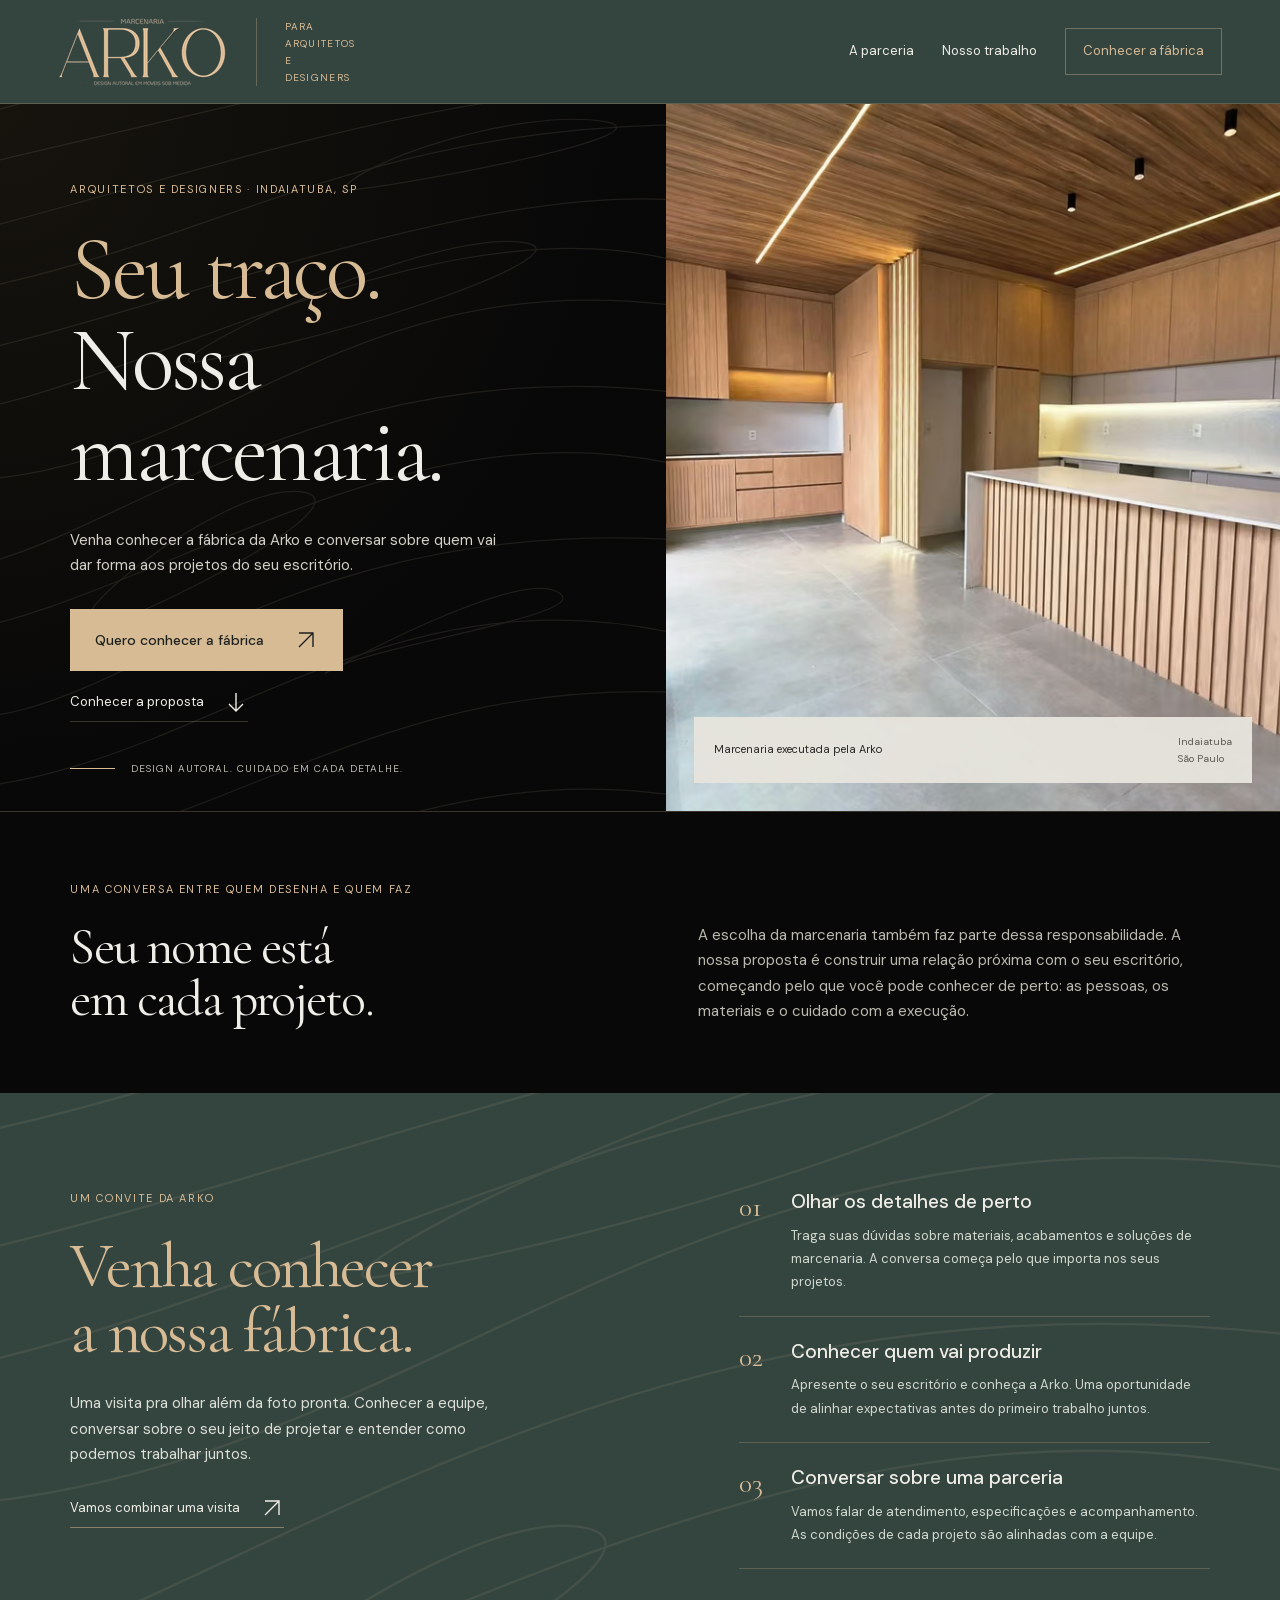
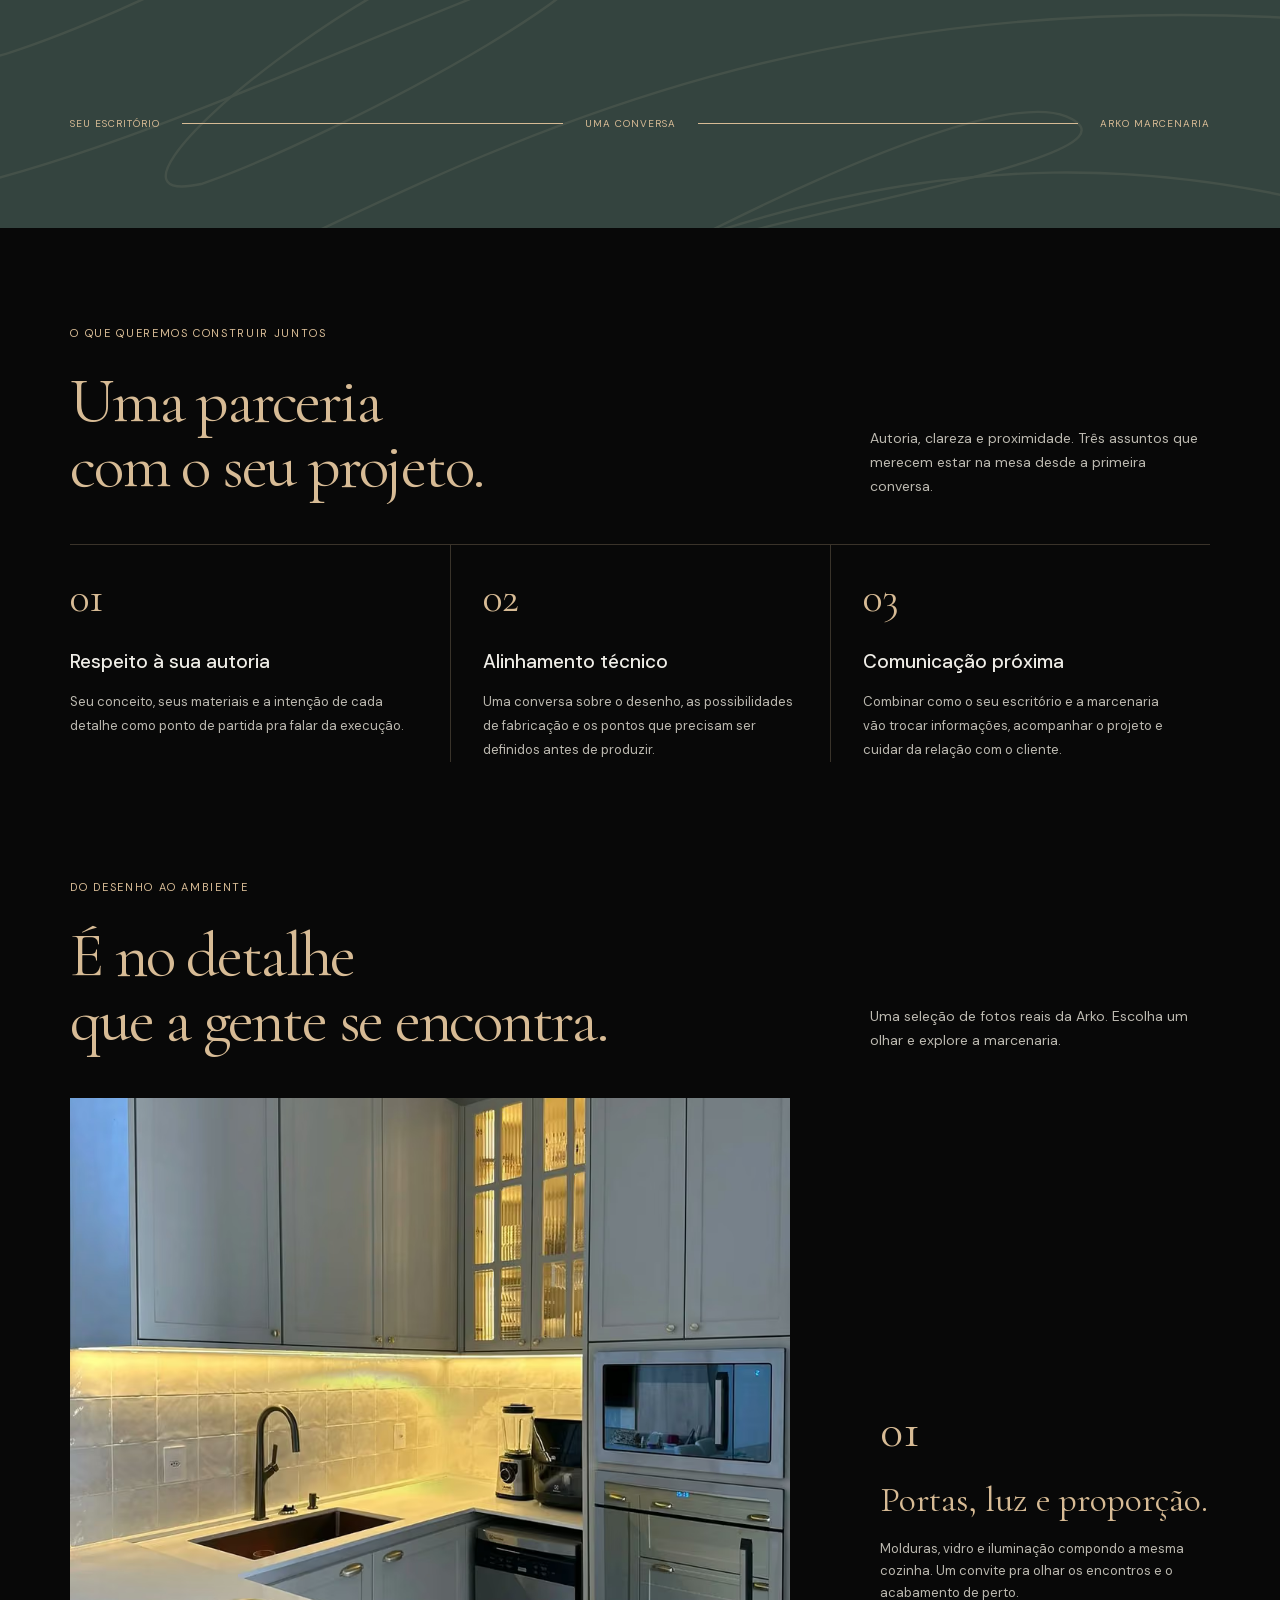
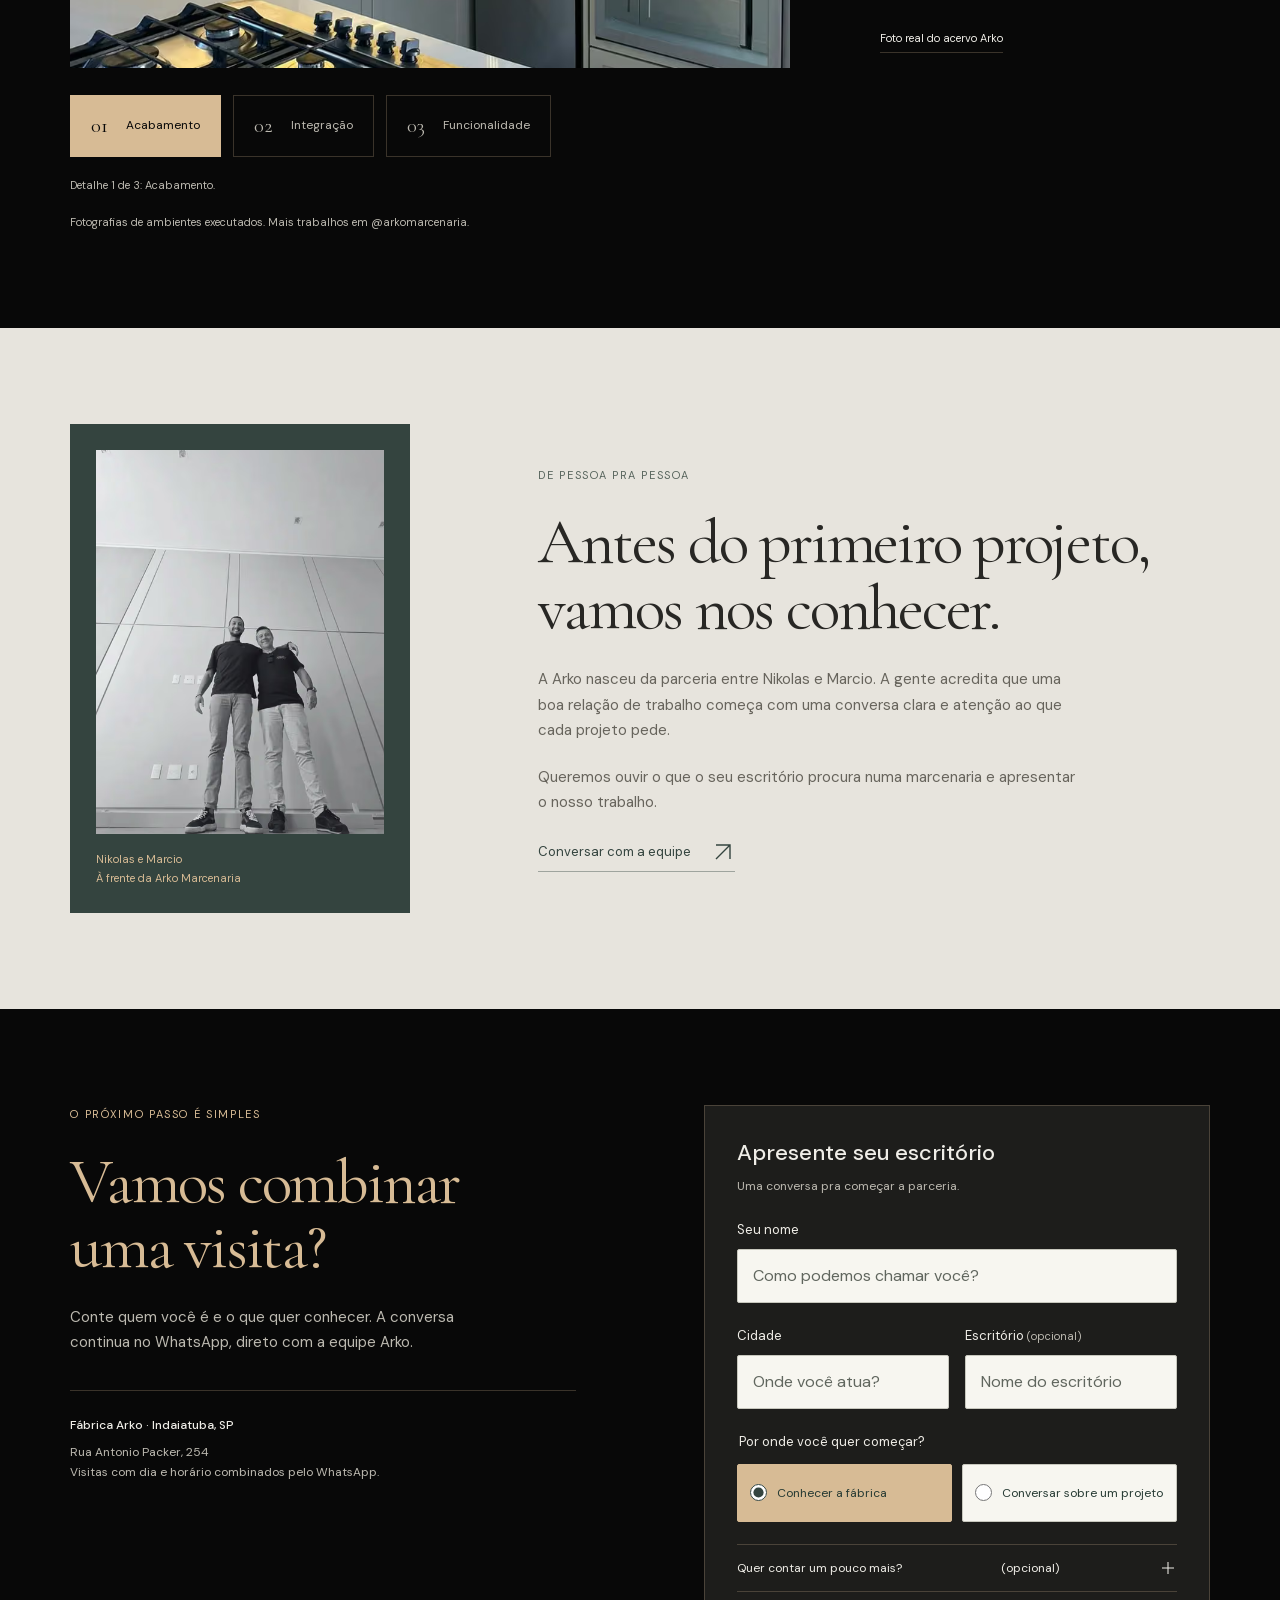
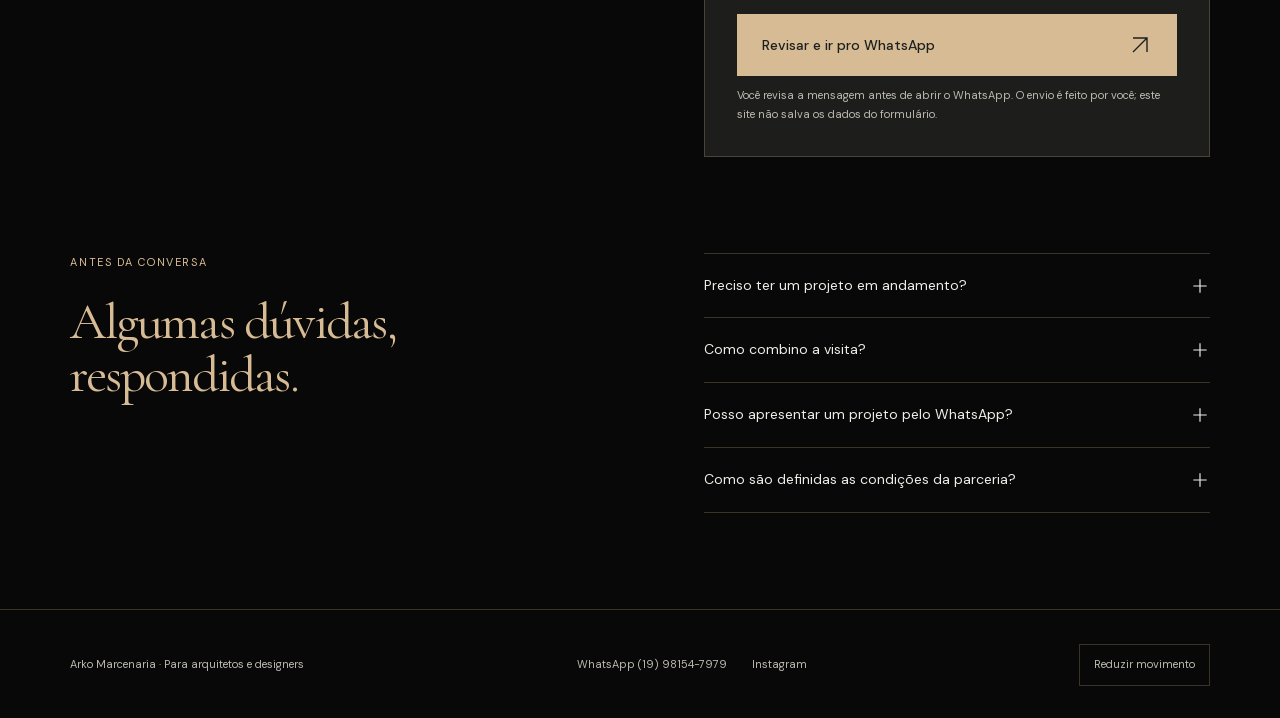
<file: arquitetos/index.html>
<!doctype html>
<html lang="pt-BR">
<head>
<meta charset="utf-8"><meta name="viewport" content="width=device-width,initial-scale=1"><meta name="theme-color" content="#34443f"><meta name="robots" content="noindex,nofollow">
<title>Arko para Arquitetos | Conheça nossa fábrica</title><meta name="description" content="Conheça a Arko Marcenaria em Indaiatuba. Uma conversa sobre acabamento, produção e parceria para os projetos do seu escritório.">
<meta property="og:type" content="website"><meta property="og:title" content="Seu traço. Nossa marcenaria. | Arko para Arquitetos"><meta property="og:description" content="Venha conhecer nossa fábrica e conversar sobre os seus próximos projetos."><meta property="og:url" content="https://duartecosta21.github.io/arko-marcenaria-site/arquitetos/"><meta property="og:image" content="https://duartecosta21.github.io/arko-marcenaria-site/assets/cozinha-960.webp">
<link rel="icon" href="../assets/favicon-arko.png" type="image/png"><link rel="preload" as="font" href="../assets/fonts/cormorant-garamond.woff2" type="font/woff2" crossorigin><link rel="preload" as="font" href="../assets/fonts/dm-sans.woff2" type="font/woff2" crossorigin>
<link rel="preload" as="image" type="image/avif" href="../assets/cozinha-768.avif" imagesrcset="../assets/cozinha-480.avif 480w, ../assets/cozinha-640.avif 640w, ../assets/cozinha-768.avif 768w, ../assets/cozinha-960.avif 960w, ../assets/cozinha-1200.avif 1200w, ../assets/cozinha-1440.avif 1440w" imagesizes="(max-width:760px) 100vw, 48vw" fetchpriority="high">
<style data-arko-architects>@font-face{font-family:ArkoDisplay;src:url('../assets/fonts/cormorant-garamond.woff2') format('woff2');font-weight:300 700;font-display:swap}@font-face{font-family:ArkoSans;src:url('../assets/fonts/dm-sans.woff2') format('woff2');font-weight:100 1000;font-display:swap}
:root{--green:#34443f;--black:#080808;--sand:#d7bb95;--paper:#e7e4dd;--text:#efede7;--muted:#bcb9b0;--line:#d7bb953d;--display:ArkoDisplay,Georgia,serif;--sans:ArkoSans,Arial,sans-serif}*{box-sizing:border-box}html{scroll-behavior:smooth;scroll-padding-top:105px}body{margin:0;background:var(--black);color:var(--text);font:16px/1.7 var(--sans);-webkit-font-smoothing:antialiased}button,input,textarea{font:inherit}button,a{-webkit-tap-highlight-color:transparent}a{color:inherit;text-decoration:none}button{cursor:pointer}img{display:block;max-width:100%;height:auto}h1,h2,h3,p,figure{margin:0}h1,h2{font-family:var(--display);font-weight:400;line-height:1.02;letter-spacing:-.035em}h2{font-size:clamp(44px,5vw,72px)}h3{font-size:19px;line-height:1.4;font-weight:500}p{max-width:65ch}svg{display:block;width:24px;height:24px;flex:none;fill:none;stroke:currentColor;stroke-width:1.4}a:focus-visible,button:focus-visible,input:focus-visible,textarea:focus-visible,summary:focus-visible{outline:2px solid var(--sand);outline-offset:5px}[hidden]{display:none!important}.skip{position:absolute;top:-80px;left:20px;z-index:100;background:var(--sand);color:var(--black);padding:12px}.skip:focus{top:12px}.wrap{max-width:1600px;margin:auto;padding:96px clamp(24px,5.5vw,88px)}.eyebrow{font-size:11px;letter-spacing:.15em;text-transform:uppercase;color:var(--sand);margin-bottom:25px}.button{display:inline-flex;align-items:center;justify-content:space-between;gap:30px;padding:18px 24px;min-height:60px;background:var(--sand);color:#1c211e;border:1px solid var(--sand);font-size:14px;line-height:1.3;font-weight:500;transition:background .2s}.button:hover{background:#e7cba5}.text-link{display:inline-flex;align-items:center;gap:20px;font-size:13px;border-bottom:1px solid var(--line);padding-bottom:7px}.text-link:hover{border-color:var(--sand)}
.header{position:sticky;top:0;z-index:30;display:flex;align-items:center;justify-content:space-between;gap:30px;height:104px;padding:18px clamp(24px,4.5vw,72px);background:var(--green);border-bottom:1px solid #d7bb953d}.header:after{content:'';position:absolute;bottom:-1px;left:0;height:2px;width:100%;background:var(--sand);transform-origin:left;transform:scaleX(var(--progress,0))}.brand img{width:168px;height:auto}.brand-group{display:flex;align-items:center;gap:30px}.brand-note{font-size:10px;letter-spacing:.13em;text-transform:uppercase;max-width:80px;line-height:1.7;color:var(--sand);padding-left:28px;border-left:1px solid #d7bb9550}.nav{display:flex;align-items:center;gap:28px;font-size:13px}.nav .nav-cta{border:1px solid #d7bb9560;padding:11px 17px;color:var(--sand)}.menu-toggle{display:none}.pattern{position:relative;isolation:isolate}.pattern:before{content:'';position:absolute;inset:0;background:url('../assets/veios.svg') center/cover;opacity:.13;z-index:-1;pointer-events:none}
.hero{display:grid;grid-template-columns:52% 48%;max-width:1800px;margin:auto;min-height:690px}.hero-copy{padding:76px clamp(24px,5.5vw,88px) 34px;background:radial-gradient(ellipse at 0 0,#6d592e25,transparent 65%);display:flex;flex-direction:column;align-items:flex-start}.hero h1{font-size:clamp(64px,7vw,108px);color:var(--sand);margin-bottom:30px;max-width:600px}.hero h1 .line{display:block;overflow:hidden;padding-bottom:.12em;margin-bottom:-.12em}.hero h1 .line>span{display:block}.hero h1 .soft{color:var(--text)}.hero-description{font-size:15px;color:#d4d1c9;max-width:39ch;margin-bottom:30px}.hero-actions{display:flex;align-items:flex-start;flex-direction:column;gap:19px}.hero-foot{display:flex;align-items:center;gap:16px;margin-top:auto;padding-top:38px;width:100%;font-size:10px;letter-spacing:.1em;text-transform:uppercase;color:var(--muted)}.hero-foot:before{content:'';width:45px;height:1px;background:var(--sand)}.hero-figure{position:relative;overflow:hidden;min-width:0}.hero-figure picture{display:block;height:100%}.hero-figure img{position:absolute;inset:0;width:100%;height:100%;object-fit:cover;object-position:50% 50%}.hero-figure:after{content:'';position:absolute;inset:0;background:var(--black);transform:scaleY(0);transform-origin:bottom;pointer-events:none}.hero-caption{position:absolute;bottom:28px;left:28px;right:28px;display:flex;justify-content:space-between;align-items:center;gap:20px;padding:16px 20px;background:#e7e4ddf5;color:#282724;font-size:11px}.hero-caption span:last-child{font-size:10px;color:#58584e}
.intro{border-top:1px solid var(--line);display:grid;grid-template-columns:1fr 1fr;gap:9vw;align-items:end;padding-top:68px;padding-bottom:68px}.intro h2{font-size:clamp(40px,4vw,60px)}.intro p{font-size:15px;color:var(--muted)}.intro .eyebrow{color:var(--sand);margin-bottom:22px;font-size:11px}
.invite{background:var(--green);color:var(--text)}.invite-grid{display:grid;grid-template-columns:1.15fr 1fr;gap:10vw;align-items:start}.invite h2{color:var(--sand);max-width:600px;margin-bottom:28px}.invite-intro>p:not(.eyebrow){font-size:15px;color:#dde0d8;max-width:42ch}.invite-intro .text-link{margin-top:28px;border-color:#d7bb9580}.visit-points{list-style:none;margin:0;padding:0}.visit-points li{display:grid;grid-template-columns:38px 1fr;gap:14px;padding:22px 0;border-bottom:1px solid #d7bb9540}.visit-points li:first-child{padding-top:0}.visit-points .number{font:400 28px/1.3 var(--display);color:var(--sand)}.visit-points h3{margin-bottom:8px}.visit-points p{font-size:13px;color:#d2d9d0;line-height:1.8}.visit-track{grid-column:1/-1;display:flex;align-items:center;gap:22px;margin-top:18px;font-size:10px;letter-spacing:.1em;text-transform:uppercase;color:var(--sand)}.visit-track-line{height:1px;flex:1;background:#d7bb9530;position:relative}.visit-track-line:after{content:'';position:absolute;inset:0;background:var(--sand);transform-origin:left;transform:scaleX(1)}
.heading-row{display:flex;justify-content:space-between;align-items:end;gap:8vw;margin-bottom:45px}.heading-row>div{flex:1}.heading-row>p{max-width:34ch;color:var(--muted);font-size:14px}.heading-row h2{color:var(--sand)}.principles{display:grid;grid-template-columns:repeat(3,1fr);border-top:1px solid var(--line)}.principle{padding:32px 28px 0 0}.principle+.principle{border-left:1px solid var(--line);padding-left:32px}.principle .number{display:block;font:400 42px/1 var(--display);color:var(--sand);margin-bottom:30px}.principle h3{margin-bottom:15px}.principle p{font-size:13px;color:var(--muted);line-height:1.85}
.details{padding-top:20px}.detail-stage{position:relative}.detail-photo{display:grid;grid-template-columns:1fr 330px;align-items:end;gap:7vw}.detail-photo picture{display:block;overflow:hidden}.detail-photo img{width:100%;height:570px;object-fit:cover;object-position:50% 50%}.detail-photo figcaption{padding-bottom:15px}.detail-photo .detail-index{display:block;color:var(--sand);font:400 48px/1 var(--display);margin-bottom:25px}.detail-photo h3{font:400 36px/1.1 var(--display);margin-bottom:18px;color:var(--sand)}.detail-photo p{font-size:13px;color:var(--muted)}.detail-photo .origin{display:inline-block;margin-top:25px;border-bottom:1px solid var(--line);font-size:11px;padding-bottom:4px}.detail-buttons{display:flex;gap:12px;flex-wrap:wrap;margin-top:27px}.detail-buttons button{display:flex;align-items:center;gap:18px;padding:13px 20px;background:transparent;color:var(--muted);border:1px solid var(--line);min-height:49px;font-size:12px;transition:background .2s,color .2s}.detail-buttons button[aria-pressed=true]{background:var(--sand);color:var(--black);border-color:var(--sand)}.detail-buttons span{font-family:var(--display);font-size:20px}.detail-foot{font-size:11px;color:var(--muted);margin-top:19px}
.people{background:var(--paper);color:#282724}.people-grid{display:grid;grid-template-columns:340px 1fr;gap:10vw;align-items:center}.people-photo{padding:26px;background:var(--green)}.people-photo img{width:100%;aspect-ratio:3/4;object-fit:cover}.people-photo figcaption{color:var(--sand);font-size:11px;line-height:1.7;padding-top:16px}.people .eyebrow{color:#59665e}.people h2{margin-bottom:27px;max-width:700px}.people p:not(.eyebrow){font-size:15px;color:#67645c;max-width:49ch;margin-bottom:21px}.people .text-link{color:#34443f;border-color:#34443f66}.people a:focus-visible{outline-color:var(--green)}
.contact{display:grid;grid-template-columns:1fr 1fr;gap:10vw;align-items:start}.contact h2{color:var(--sand);margin-bottom:25px}.contact-copy>p:not(.eyebrow){font-size:15px;color:var(--muted);max-width:37ch}.contact-location{margin-top:34px;padding-top:24px;border-top:1px solid var(--line);font-size:12px;color:var(--muted)}.contact-location strong{display:block;color:var(--text);font-weight:500;margin-bottom:7px}.form{background:#1d1d1b;border:1px solid var(--line);padding:32px;display:flex;flex-direction:column;gap:22px}.form h3{font-size:22px;margin-bottom:7px}.form .form-intro{font-size:12px;color:var(--muted)}.form label{display:block;font-size:13px;color:var(--text)}.form label>span{color:var(--muted);font-size:11px}.form input,.form textarea,.review textarea{display:block;width:100%;font-size:16px;line-height:1.6;min-height:54px;padding:13px 15px;margin-top:8px;border:1px solid #c7c7bd;background:#f7f6f0;color:#263a33;border-radius:2px}.form input::placeholder,.form textarea::placeholder{color:#60665e;opacity:1}.form .row{display:grid;grid-template-columns:1fr 1fr;gap:16px}.form fieldset{border:0;padding:0;margin:0;min-width:0}.form legend{font-size:13px;margin-bottom:11px}.choices{display:grid;grid-template-columns:1fr 1fr;gap:10px}.form .choice{display:flex;align-items:center;gap:10px;background:#f7f6f0;color:#263a33;border:1px solid #c7c7bd;border-radius:2px;min-height:58px;padding:12px;font-size:12px;cursor:pointer}.form .choice input{width:17px;height:17px;min-height:0;margin:0;padding:0;flex:none;accent-color:var(--green)}.choice:has(input:checked){background:var(--sand);border-color:var(--sand)}.optional{border-top:1px solid var(--line);border-bottom:1px solid var(--line);padding:13px 0}.optional summary{cursor:pointer;font-size:12px;list-style:none;display:flex;align-items:center;justify-content:space-between;gap:15px}.optional summary::-webkit-details-marker{display:none}.optional summary svg{width:18px;height:18px;transition:transform .2s}.optional[open] summary svg{transform:rotate(45deg)}.optional label{margin-top:15px}.form .button{width:100%;font-size:14px}.form-note{font-size:11px;color:var(--muted);margin-top:10px}.form-noscript{font-size:12px}.review{width:calc(100% - 40px);max-width:570px;max-height:calc(100svh - 40px);padding:32px;border:1px solid var(--line);color:var(--text);background:#1d1d1b;overflow:auto}.review::backdrop{background:#000b}.review-head{display:flex;align-items:center;justify-content:space-between;gap:20px;margin-bottom:15px}.review-head h2{font:400 35px/1.1 var(--display);color:var(--sand)}.close-review{display:grid;place-items:center;width:40px;height:40px;border:1px solid var(--line);background:transparent;color:var(--sand)}.review>p{font-size:12px;color:var(--muted);margin-bottom:16px}.review label{font-size:12px}.review textarea{min-height:240px;resize:vertical;margin-bottom:21px}.review .button{width:100%}
.faq{padding-top:0;display:grid;grid-template-columns:1fr 1fr;gap:10vw}.faq h2{font-size:clamp(42px,4vw,60px);color:var(--sand)}.faq details{border-top:1px solid var(--line);padding:20px 0}.faq details:last-child{border-bottom:1px solid var(--line)}.faq summary{display:flex;align-items:center;justify-content:space-between;gap:25px;cursor:pointer;font-size:14px;list-style:none}.faq summary::-webkit-details-marker{display:none}.faq summary svg{width:20px;height:20px;transition:transform .2s}.faq details[open] svg{transform:rotate(45deg)}.faq details p{font-size:13px;color:var(--muted);line-height:1.9;margin-top:15px;padding-right:30px}.footer{padding-top:34px;padding-bottom:32px;border-top:1px solid var(--line);display:flex;justify-content:space-between;align-items:center;gap:30px;font-size:11px;color:var(--muted)}.footer-contact{display:flex;gap:25px;flex-wrap:wrap}.motion-control{background:transparent;color:var(--muted);border:1px solid var(--line);font-size:11px;padding:10px 14px;min-height:42px}.mobile-contact{display:none}
@keyframes rise{from{transform:translateY(110%)}to{transform:translateY(0)}}@keyframes curtain{from{transform:scaleY(1)}to{transform:scaleY(0)}}@keyframes detail-enter{from{opacity:0;transform:translateY(9px)}to{opacity:1;transform:translateY(0)}}.motion-ready .hero h1 .line>span{animation:rise .75s cubic-bezier(.2,.7,.2,1) both}.motion-ready .hero h1 .line:nth-child(2)>span{animation-delay:.11s}.motion-ready .hero-figure:after{animation:curtain .95s cubic-bezier(.2,.7,.2,1) .12s both}.motion-ready [data-reveal]{opacity:0;transform:translateY(25px);transition:opacity .65s,transform .65s cubic-bezier(.2,.7,.2,1)}.motion-ready [data-reveal].is-visible{opacity:1;transform:translateY(0)}.motion-ready .visit-track-line:after{transform:scaleX(0);transition:transform 1s .2s}.motion-ready .is-visible .visit-track-line:after{transform:scaleX(1)}.motion-ready .detail-photo.is-selected{animation:detail-enter .35s ease-out}.motion-ready .review[open]{animation:detail-enter .16s ease-out}
@media(min-width:1600px){.hero{min-height:790px}}@media(max-width:1050px){.brand-note{display:none}.nav{gap:19px}.hero-copy{padding-top:57px}.hero{min-height:650px;grid-template-columns:53% 47%}.hero h1{font-size:70px}.detail-photo{grid-template-columns:1fr 260px;gap:5vw}.detail-photo img{height:490px}.people-grid{grid-template-columns:280px 1fr;gap:7vw}.contact{gap:6vw}.form{padding:26px}}
@media(max-width:760px){html{scroll-padding-top:84px}.header{height:84px;padding:14px 24px}.brand img{width:137px}.menu-toggle{display:grid;place-items:center;background:transparent;border:1px solid #d7bb9560;color:var(--sand);width:44px;height:44px}.menu-toggle svg{width:25px}.nav{display:none;position:absolute;top:84px;left:0;right:0;background:var(--green);padding:22px 24px 28px;border-bottom:1px solid var(--line);flex-direction:column;align-items:stretch;gap:5px}.nav.is-open{display:flex}.nav a{padding:12px 0;min-height:44px}.nav .nav-cta{margin-top:8px;padding:13px 17px}.wrap{padding:62px 24px}.hero{grid-template-columns:1fr;min-height:0}.hero-copy{padding:43px 24px 30px}.hero h1{font-size:clamp(57px,14.4vw,85px);margin-bottom:25px}.hero .eyebrow{font-size:10px;letter-spacing:.1em;margin-bottom:24px}.hero-description{font-size:14px;max-width:40ch}.hero-actions{gap:19px}.hero-foot{padding-top:34px;font-size:9px;letter-spacing:.09em}.hero-figure{height:450px}.hero-caption{left:18px;right:18px;bottom:18px;gap:12px;padding:13px 15px}.hero-caption span:last-child{max-width:70px;text-align:right}.intro{grid-template-columns:1fr;gap:23px;padding-top:46px;padding-bottom:46px}.intro h2{font-size:43px;max-width:460px}.intro p{font-size:14px}.invite-grid{grid-template-columns:1fr;gap:40px}.invite h2{font-size:49px;max-width:400px}.invite-intro>p:not(.eyebrow){font-size:14px}.visit-points li{padding:22px 0;gap:13px}.visit-points h3{font-size:18px}.visit-track{margin-top:0;font-size:8px;gap:12px}.heading-row{flex-direction:column;align-items:start;gap:25px;margin-bottom:34px}.heading-row h2{font-size:46px}.heading-row>p{font-size:14px;max-width:40ch}.principles{grid-template-columns:1fr}.principle,.principle+.principle{display:grid;grid-template-columns:40px 1fr;gap:10px 20px;border-left:0;padding:27px 0;border-bottom:1px solid var(--line)}.principle .number{font-size:32px;margin:0;grid-row:1/3}.principle h3{margin:0;font-size:18px}.principle p{grid-column:2}.details{padding-top:8px}.detail-photo{display:block}.detail-photo img{height:430px}.detail-photo figcaption{padding-top:24px;padding-bottom:0;display:grid;grid-template-columns:39px 1fr;gap:11px 18px}.detail-photo .detail-index{font-size:31px;margin:0;grid-row:1/4}.detail-photo h3{font-size:33px;margin:0}.detail-photo p,.detail-photo .origin{grid-column:2}.detail-photo .origin{margin-top:6px;justify-self:start}.detail-buttons{gap:8px;margin-top:24px;display:grid;grid-template-columns:repeat(3,1fr)}.detail-buttons button{padding:11px 8px;gap:7px;font-size:10px;justify-content:center}.detail-buttons span{font-size:17px}.detail-foot{font-size:10px;line-height:1.8}.people-grid{display:flex;flex-direction:column-reverse;gap:36px;align-items:stretch}.people h2{font-size:47px}.people p:not(.eyebrow){font-size:14px}.people-photo{max-width:340px;padding:23px}.contact{display:block}.contact h2{font-size:49px}.contact-copy>p:not(.eyebrow){font-size:14px}.contact-location{margin-top:25px;margin-bottom:29px}.form{padding:22px;gap:22px}.form .row{grid-template-columns:1fr;gap:18px}.form label{font-size:13px}.form h3{font-size:21px}.choices{gap:8px}.form .choice{padding:11px 9px;font-size:11px}.faq{display:block;padding-top:0}.faq h2{font-size:45px;margin-bottom:33px}.faq summary{font-size:13px}.footer{padding-top:32px;padding-bottom:110px;flex-direction:column;align-items:start;gap:24px}.footer-contact{gap:19px}.mobile-contact{display:flex;position:fixed;bottom:0;left:0;right:0;z-index:25;background:var(--green);padding:12px 24px calc(12px + env(safe-area-inset-bottom));border-top:1px solid #d7bb9550;transition:transform .25s;transform:translateY(110%)}.mobile-contact.is-visible{transform:translateY(0)}.mobile-contact .button{width:100%;min-height:46px;padding:12px 16px;font-size:12px}.review{padding:22px;max-height:calc(100svh - 32px)}.review textarea{min-height:240px}.review-head h2{font-size:29px}}
@media(max-width:360px){.header{padding-inline:20px}.hero-copy,.wrap{padding-inline:20px}.hero h1{font-size:55px}.hero-figure{height:410px}.detail-photo img{height:370px}.detail-buttons button{font-size:9px;gap:4px;padding-inline:5px}.form{padding:18px}.visit-track{letter-spacing:0}}
.reduced-motion,.reduced-motion html{scroll-behavior:auto}.reduced-motion *,.reduced-motion *:before,.reduced-motion *:after{animation:none!important;transition:none!important;scroll-behavior:auto!important}.reduced-motion [data-reveal]{opacity:1;transform:none}.reduced-motion .hero-figure:after{transform:scaleY(0)}.reduced-motion .visit-track-line:after{transform:scaleX(1)}@media(prefers-reduced-motion:reduce){html{scroll-behavior:auto}*,*:before,*:after{animation:none!important;transition:none!important;scroll-behavior:auto!important}.motion-ready [data-reveal]{opacity:1;transform:none}.motion-ready .hero-figure:after{transform:scaleY(0)}.motion-ready .visit-track-line:after{transform:scaleX(1)}}

html:not(.js-ready) .form,html:not(.js-ready) .detail-buttons,html:not(.js-ready) .motion-control,html:not(.js-ready) .menu-toggle{display:none}.js-ready .no-js-contact{display:none}

html:not(.js-ready){scroll-behavior:auto}
</style>
<script src="site.js?v=2" defer></script>
</head>
<body>
<a class="skip" href="#conteudo">Pular para o conteúdo</a>
<header class="header"><div class="brand-group"><a class="brand" href="#conteudo" aria-label="Arko para arquitetos, início"><img src="../assets/logo-arko-168.webp" srcset="../assets/logo-arko-168.webp 168w, ../assets/logo-arko-264.webp 264w, ../assets/logo-arko-336.webp 336w" sizes="(max-width:760px) 137px, 168px" width="421" height="171" alt="Arko Marcenaria"></a><span class="brand-note">Para arquitetos<br>e designers</span></div><button type="button" class="menu-toggle" aria-expanded="false" aria-controls="menu" aria-label="Abrir menu"><svg viewBox="0 0 24 24" aria-hidden="true"><path d="M3 8h18M3 16h18"/></svg></button><nav class="nav" id="menu" aria-label="Navegação para arquitetos"><a href="#parceria">A parceria</a><a href="#detalhes">Nosso trabalho</a><a href="#visita" class="nav-cta">Conhecer a fábrica</a></nav></header>
<main id="conteudo">
<section class="hero" aria-labelledby="hero-title"><div class="hero-copy pattern"><p class="eyebrow">Arquitetos e designers · Indaiatuba, SP</p><h1 id="hero-title"><span class="line"><span>Seu traço.</span></span><span class="line soft"><span>Nossa<br>marcenaria.</span></span></h1><p class="hero-description">Venha conhecer a fábrica da Arko e conversar sobre quem vai dar forma aos projetos do seu escritório.</p><div class="hero-actions"><a class="button" href="#visita">Quero conhecer a fábrica <svg aria-hidden="true" viewBox="0 0 24 24"><path d="M5 19 19 5M5 5h14v14"/></svg></a><a class="text-link" href="#parceria">Conhecer a proposta <svg viewBox="0 0 24 24" aria-hidden="true"><path d="M12 3v18M5 14l7 7 7-7"/></svg></a></div><div class="hero-foot">Design autoral. Cuidado em cada detalhe.</div></div><figure class="hero-figure"><picture><source type="image/avif" srcset="../assets/cozinha-480.avif 480w, ../assets/cozinha-480.avif 480w, ../assets/cozinha-480.avif 480w, ../assets/cozinha-480.avif 480w, ../assets/cozinha-480.avif 480w, ../assets/cozinha-640.avif 640w, ../assets/cozinha-640.avif 640w, ../assets/cozinha-640.avif 640w, ../assets/cozinha-640.avif 640w, ../assets/cozinha-768.avif 768w, ../assets/cozinha-768.avif 768w, ../assets/cozinha-768.avif 768w, ../assets/cozinha-768.avif 768w, ../assets/cozinha-960.avif 960w, ../assets/cozinha-960.avif 960w, ../assets/cozinha-960.avif 960w, ../assets/cozinha-960.avif 960w, ../assets/cozinha-1200.avif 1200w, ../assets/cozinha-1200.avif 1200w, ../assets/cozinha-1200.avif 1200w, ../assets/cozinha-1440.avif 1440w" sizes="(max-width:760px) 100vw, 48vw"><img src="../assets/cozinha-1440.webp" alt="Cozinha executada pela Arko, com armários e ilha em madeira e iluminação linear" width="1200" height="1600" fetchpriority="high" decoding="async"></picture><figcaption class="hero-caption"><span>Marcenaria executada pela Arko</span><span>Indaiatuba<br>São Paulo</span></figcaption></figure></section>
<section class="intro wrap" id="parceria"><div data-reveal><p class="eyebrow">Uma conversa entre quem desenha e quem faz</p><h2>Seu nome está<br>em cada projeto.</h2></div><p data-reveal>A escolha da marcenaria também faz parte dessa responsabilidade. A nossa proposta é construir uma relação próxima com o seu escritório, começando pelo que você pode conhecer de perto: as pessoas, os materiais e o cuidado com a execução.</p></section>
<section class="invite pattern" aria-labelledby="invite-title"><div class="wrap invite-grid"><div class="invite-intro" data-reveal><p class="eyebrow">Um convite da Arko</p><h2 id="invite-title">Venha conhecer<br>a nossa fábrica.</h2><p>Uma visita pra olhar além da foto pronta. Conhecer a equipe, conversar sobre o seu jeito de projetar e entender como podemos trabalhar juntos.</p><a class="text-link" href="#visita">Vamos combinar uma visita <svg aria-hidden="true" viewBox="0 0 24 24"><path d="M5 19 19 5M5 5h14v14"/></svg></a></div><ol class="visit-points" data-reveal><li><span class="number">01</span><div><h3>Olhar os detalhes de perto</h3><p>Traga suas dúvidas sobre materiais, acabamentos e soluções de marcenaria. A conversa começa pelo que importa nos seus projetos.</p></div></li><li><span class="number">02</span><div><h3>Conhecer quem vai produzir</h3><p>Apresente o seu escritório e conheça a Arko. Uma oportunidade de alinhar expectativas antes do primeiro trabalho juntos.</p></div></li><li><span class="number">03</span><div><h3>Conversar sobre uma parceria</h3><p>Vamos falar de atendimento, especificações e acompanhamento. As condições de cada projeto são alinhadas com a equipe.</p></div></li></ol><div class="visit-track" data-reveal><span>Seu escritório</span><span class="visit-track-line"></span><span>Uma conversa</span><span class="visit-track-line"></span><span>Arko Marcenaria</span></div></div></section>
<section class="wrap"><div class="heading-row" data-reveal><div><p class="eyebrow">O que queremos construir juntos</p><h2>Uma parceria<br>com o seu projeto.</h2></div><p>Autoria, clareza e proximidade. Três assuntos que merecem estar na mesa desde a primeira conversa.</p></div><div class="principles"><article class="principle" data-reveal><span class="number">01</span><h3>Respeito à sua autoria</h3><p>Seu conceito, seus materiais e a intenção de cada detalhe como ponto de partida pra falar da execução.</p></article><article class="principle" data-reveal><span class="number">02</span><h3>Alinhamento técnico</h3><p>Uma conversa sobre o desenho, as possibilidades de fabricação e os pontos que precisam ser definidos antes de produzir.</p></article><article class="principle" data-reveal><span class="number">03</span><h3>Comunicação próxima</h3><p>Combinar como o seu escritório e a marcenaria vão trocar informações, acompanhar o projeto e cuidar da relação com o cliente.</p></article></div></section>
<section class="wrap details" id="detalhes" aria-labelledby="details-title"><div class="heading-row" data-reveal><div><p class="eyebrow">Do desenho ao ambiente</p><h2 id="details-title">É no detalhe<br>que a gente se encontra.</h2></div><p>Uma seleção de fotos reais da Arko. Escolha um olhar e explore a marcenaria.</p></div><div class="detail-stage" data-reveal><figure class="detail-photo is-selected" data-detail id="detail-0" ><picture><source type="image/avif" srcset="../assets/cozinha-provencal-detalhe-480.avif 480w, ../assets/cozinha-provencal-detalhe-640.avif 640w, ../assets/cozinha-provencal-detalhe-768.avif 768w, ../assets/cozinha-provencal-detalhe-960.avif 960w, ../assets/cozinha-provencal-detalhe-1200.avif 1200w" sizes="(max-width:760px) calc(100vw - 48px), 62vw"><img src="../assets/cozinha-provencal-detalhe-480.webp" alt="Cozinha provençal executada pela Arko, com portas em moldura, cristaleira e luz sob os armários" width="1200" height="1600" loading="lazy" fetchpriority="low" decoding="async"></picture><figcaption><span class="detail-index">01</span><h3>Portas, luz e proporção.</h3><p>Molduras, vidro e iluminação compondo a mesma cozinha. Um convite pra olhar os encontros e o acabamento de perto.</p><a class="origin" href="https://www.instagram.com/arkomarcenaria/" target="_blank" rel="noopener noreferrer">Foto real do acervo Arko</a></figcaption></figure><figure class="detail-photo " data-detail id="detail-1" hidden><picture><source type="image/avif" srcset="../assets/porta-ripada-480.avif 480w, ../assets/porta-ripada-640.avif 640w, ../assets/porta-ripada-768.avif 768w, ../assets/porta-ripada-960.avif 960w, ../assets/porta-ripada-1200.avif 1200w" sizes="(max-width:760px) calc(100vw - 48px), 62vw"><img src="../assets/porta-ripada-480.webp" alt="Porta ripada executada pela Arko integrada à parede de madeira" width="1200" height="1600" loading="lazy" fetchpriority="low" decoding="async"></picture><figcaption><span class="detail-index">02</span><h3>Continuidade no ambiente.</h3><p>A marcenaria também desenha percursos: porta e parede em uma composição de linhas e textura.</p><a class="origin" href="https://www.instagram.com/arkomarcenaria/" target="_blank" rel="noopener noreferrer">Foto real do acervo Arko</a></figcaption></figure><figure class="detail-photo " data-detail id="detail-2" hidden><picture><source type="image/avif" srcset="../assets/closet-480.avif 480w, ../assets/closet-640.avif 640w, ../assets/closet-768.avif 768w, ../assets/closet-960.avif 960w, ../assets/closet-1200.avif 1200w, ../assets/closet-1440.avif 1440w" sizes="(max-width:760px) calc(100vw - 48px), 62vw"><img src="../assets/closet-480.webp" alt="Closet executado pela Arko com armários sob medida e iluminação" width="1200" height="1600" loading="lazy" fetchpriority="low" decoding="async"></picture><figcaption><span class="detail-index">03</span><h3>O espaço ganha uso.</h3><p>Divisões, aberturas e proporções pensadas para a rotina. Detalhes que ligam o desenho à experiência de uso.</p><a class="origin" href="https://www.instagram.com/arkomarcenaria/" target="_blank" rel="noopener noreferrer">Foto real do acervo Arko</a></figcaption></figure></div><div class="detail-buttons" aria-label="Selecionar detalhe da marcenaria"><button type="button" data-detail-button data-label="Acabamento" aria-pressed="true" aria-controls="detail-0"><span>01</span>Acabamento</button><button type="button" data-detail-button data-label="Integração" aria-pressed="false" aria-controls="detail-1"><span>02</span>Integração</button><button type="button" data-detail-button data-label="Funcionalidade" aria-pressed="false" aria-controls="detail-2"><span>03</span>Funcionalidade</button></div><p id="detail-status" class="detail-foot" role="status" aria-live="polite">Detalhe 1 de 3: Acabamento.</p><p class="detail-foot">Fotografias de ambientes executados. Mais trabalhos em <a class="origin" href="https://www.instagram.com/arkomarcenaria/" target="_blank" rel="noopener noreferrer">@arkomarcenaria</a>.</p><noscript><p class="detail-foot">Veja os outros detalhes no Instagram da Arko.</p></noscript></section>
<section class="people"><div class="wrap people-grid"><figure class="people-photo" data-reveal><picture><source type="image/avif" srcset="../assets/fundadores-480.avif 480w" sizes="(max-width:760px) 280px, 300px"><img src="../assets/fundadores-480.webp" alt="Nikolas e Marcio, sócios da Arko Marcenaria" width="1200" height="1600" loading="lazy" fetchpriority="low" decoding="async"></picture><figcaption>Nikolas e Marcio<br>À frente da Arko Marcenaria</figcaption></figure><div data-reveal><p class="eyebrow">De pessoa pra pessoa</p><h2>Antes do primeiro projeto,<br>vamos nos conhecer.</h2><p>A Arko nasceu da parceria entre Nikolas e Marcio. A gente acredita que uma boa relação de trabalho começa com uma conversa clara e atenção ao que cada projeto pede.</p><p>Queremos ouvir o que o seu escritório procura numa marcenaria e apresentar o nosso trabalho.</p><a class="text-link" href="#visita">Conversar com a equipe <svg aria-hidden="true" viewBox="0 0 24 24"><path d="M5 19 19 5M5 5h14v14"/></svg></a></div></div></section>
<section class="wrap contact" id="visita" aria-labelledby="contact-title"><div class="contact-copy" data-reveal><p class="eyebrow">O próximo passo é simples</p><h2 id="contact-title">Vamos combinar<br>uma visita?</h2><p>Conte quem você é e o que quer conhecer. A conversa continua no WhatsApp, direto com a equipe Arko.</p><div class="contact-location"><strong>Fábrica Arko · Indaiatuba, SP</strong><p>Rua Antonio Packer, 254</p><p>Visitas com dia e horário combinados pelo WhatsApp.</p></div></div><a class="button no-js-contact" href="https://wa.me/5519981547979?text=Ol%C3%A1%2C%20equipe%20Arko%21%20Trabalho%20com%20arquitetura%20e%20gostaria%20de%20conversar%20sobre%20uma%20visita%20%C3%A0%20f%C3%A1brica%20e%20uma%20parceria." target="_blank" rel="noopener noreferrer">Conversar no WhatsApp <svg aria-hidden="true" viewBox="0 0 24 24"><path d="M5 19 19 5M5 5h14v14"/></svg></a><form class="form" id="partner-form"><div><h3>Apresente seu escritório</h3><p class="form-intro">Uma conversa pra começar a parceria.</p></div><label for="partner-name">Seu nome<input id="partner-name" name="name" autocomplete="name" placeholder="Como podemos chamar você?" required maxlength="100"></label><div class="row"><label for="partner-city">Cidade<input id="partner-city" name="city" autocomplete="address-level2" placeholder="Onde você atua?" required maxlength="100"></label><label for="partner-office">Escritório <span>(opcional)</span><input id="partner-office" name="office" autocomplete="organization" placeholder="Nome do escritório" maxlength="120"></label></div><fieldset><legend>Por onde você quer começar?</legend><div class="choices"><label class="choice"><input type="radio" name="interest" value="visita" checked>Conhecer a fábrica</label><label class="choice"><input type="radio" name="interest" value="projeto">Conversar sobre um projeto</label></div></fieldset><details class="optional"><summary>Quer contar um pouco mais? <span>(opcional)</span><svg aria-hidden="true" viewBox="0 0 24 24"><path d="M12 4v16M4 12h16"/></svg></summary><label for="partner-note">O que você gostaria de conversar?<textarea id="partner-note" name="note" rows="3" maxlength="1500" placeholder="Seu tipo de projeto, uma dúvida ou o que procura numa parceria."></textarea></label></details><div><button class="button" type="submit" disabled>Revisar e ir pro WhatsApp <svg aria-hidden="true" viewBox="0 0 24 24"><path d="M5 19 19 5M5 5h14v14"/></svg></button><p class="form-note">Você revisa a mensagem antes de abrir o WhatsApp. O envio é feito por você; este site não salva os dados do formulário.</p></div><noscript><a class="text-link form-noscript" href="https://wa.me/5519981547979?text=Ol%C3%A1%2C%20equipe%20Arko%21%20Trabalho%20com%20arquitetura%20e%20gostaria%20de%20conversar%20sobre%20uma%20visita%20%C3%A0%20f%C3%A1brica%20e%20uma%20parceria." target="_blank" rel="noopener noreferrer">Conversar diretamente no WhatsApp <svg aria-hidden="true" viewBox="0 0 24 24"><path d="M5 19 19 5M5 5h14v14"/></svg></a></noscript></form></section>
<section class="wrap faq" aria-labelledby="faq-title"><div data-reveal><p class="eyebrow">Antes da conversa</p><h2 id="faq-title">Algumas dúvidas,<br>respondidas.</h2></div><div><details><summary>Preciso ter um projeto em andamento? <svg aria-hidden="true" viewBox="0 0 24 24"><path d="M12 4v16M4 12h16"/></svg></summary><p>O convite é pra conhecer a Arko e conversar sobre uma parceria. Se você já tiver um projeto, conte pra equipe e leve suas referências pra conversa.</p></details><details><summary>Como combino a visita? <svg aria-hidden="true" viewBox="0 0 24 24"><path d="M12 4v16M4 12h16"/></svg></summary><p>Apresente seu escritório pelo formulário ou chame no WhatsApp. A equipe combina com você o dia, o horário e os detalhes da visita. A fábrica fica na Rua Antonio Packer, 254, em Indaiatuba.</p></details><details><summary>Posso apresentar um projeto pelo WhatsApp? <svg aria-hidden="true" viewBox="0 0 24 24"><path d="M12 4v16M4 12h16"/></svg></summary><p>Sim. Escolha “Conversar sobre um projeto” no formulário. Na conversa com a equipe, você pode compartilhar plantas, referências e especificações.</p></details><details><summary>Como são definidas as condições da parceria? <svg aria-hidden="true" viewBox="0 0 24 24"><path d="M12 4v16M4 12h16"/></svg></summary><p>Em conversa com a equipe Arko, considerando o seu escritório e cada projeto. Escopo, responsabilidades e condições são alinhados antes de começar um trabalho.</p></details></div></section>
</main>
<footer class="wrap footer"><span>Arko Marcenaria · Para arquitetos e designers</span><div class="footer-contact"><a href="https://wa.me/5519981547979?text=Ol%C3%A1%2C%20equipe%20Arko%21%20Trabalho%20com%20arquitetura%20e%20gostaria%20de%20conversar%20sobre%20uma%20visita%20%C3%A0%20f%C3%A1brica%20e%20uma%20parceria." target="_blank" rel="noopener noreferrer">WhatsApp (19) 98154-7979</a><a href="https://www.instagram.com/arkomarcenaria/" target="_blank" rel="noopener noreferrer">Instagram</a></div><button class="motion-control" type="button" aria-pressed="false">Reduzir movimento</button></footer>
<div class="mobile-contact" aria-hidden="true" inert><a class="button" href="#visita">Conversar sobre uma visita <svg aria-hidden="true" viewBox="0 0 24 24"><path d="M5 19 19 5M5 5h14v14"/></svg></a></div>
<dialog class="review" id="review" aria-labelledby="review-title"><div class="review-head"><h2 id="review-title">Sua primeira conversa.</h2><button class="close-review" type="button" aria-label="Fechar revisão"><svg aria-hidden="true" viewBox="0 0 24 24"><path d="m5 5 14 14M19 5 5 19"/></svg></button></div><p>Revise ou edite a mensagem. No WhatsApp, você escolhe quando enviar.</p><label for="review-message">Mensagem pra equipe Arko<textarea id="review-message" rows="8"></textarea></label><a id="review-whatsapp" class="button" href="https://wa.me/5519981547979" target="_blank" rel="noopener noreferrer">Abrir conversa no WhatsApp <svg aria-hidden="true" viewBox="0 0 24 24"><path d="M5 19 19 5M5 5h14v14"/></svg></a></dialog>
</body></html>
</file>
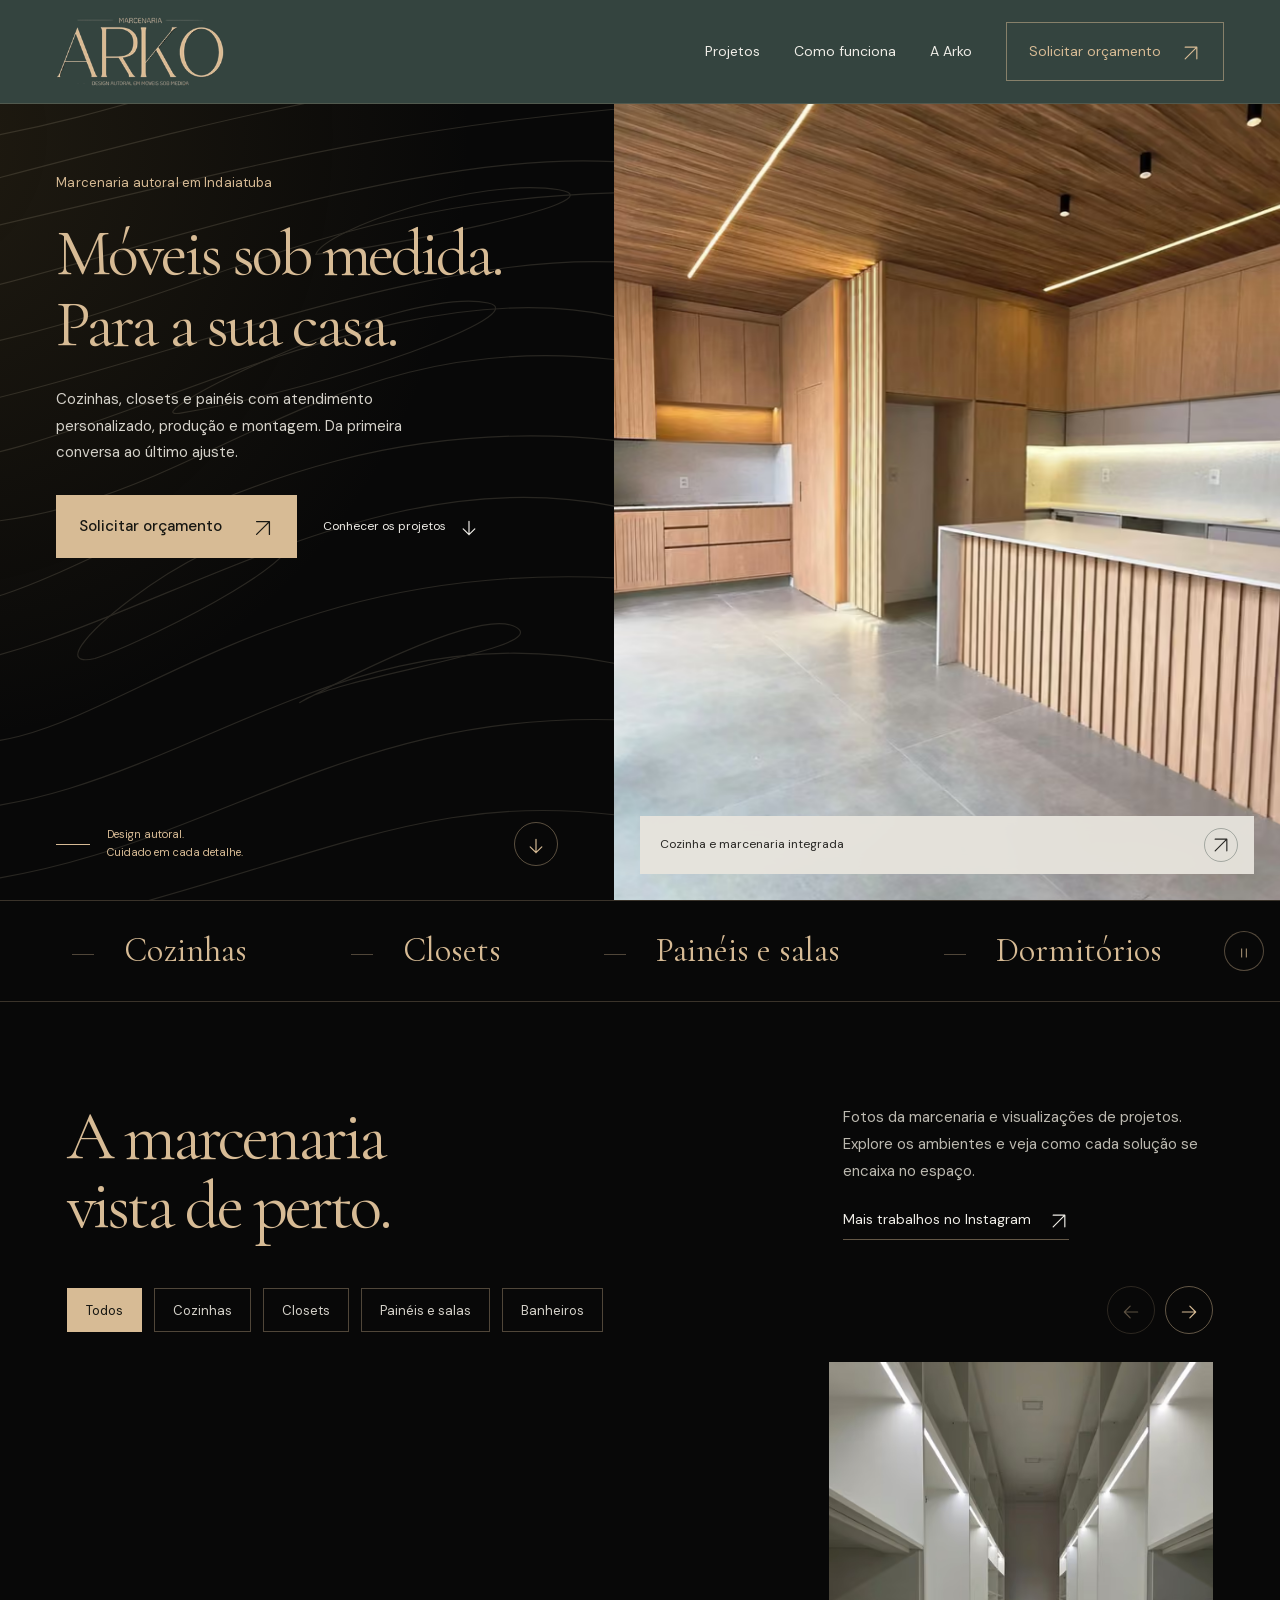
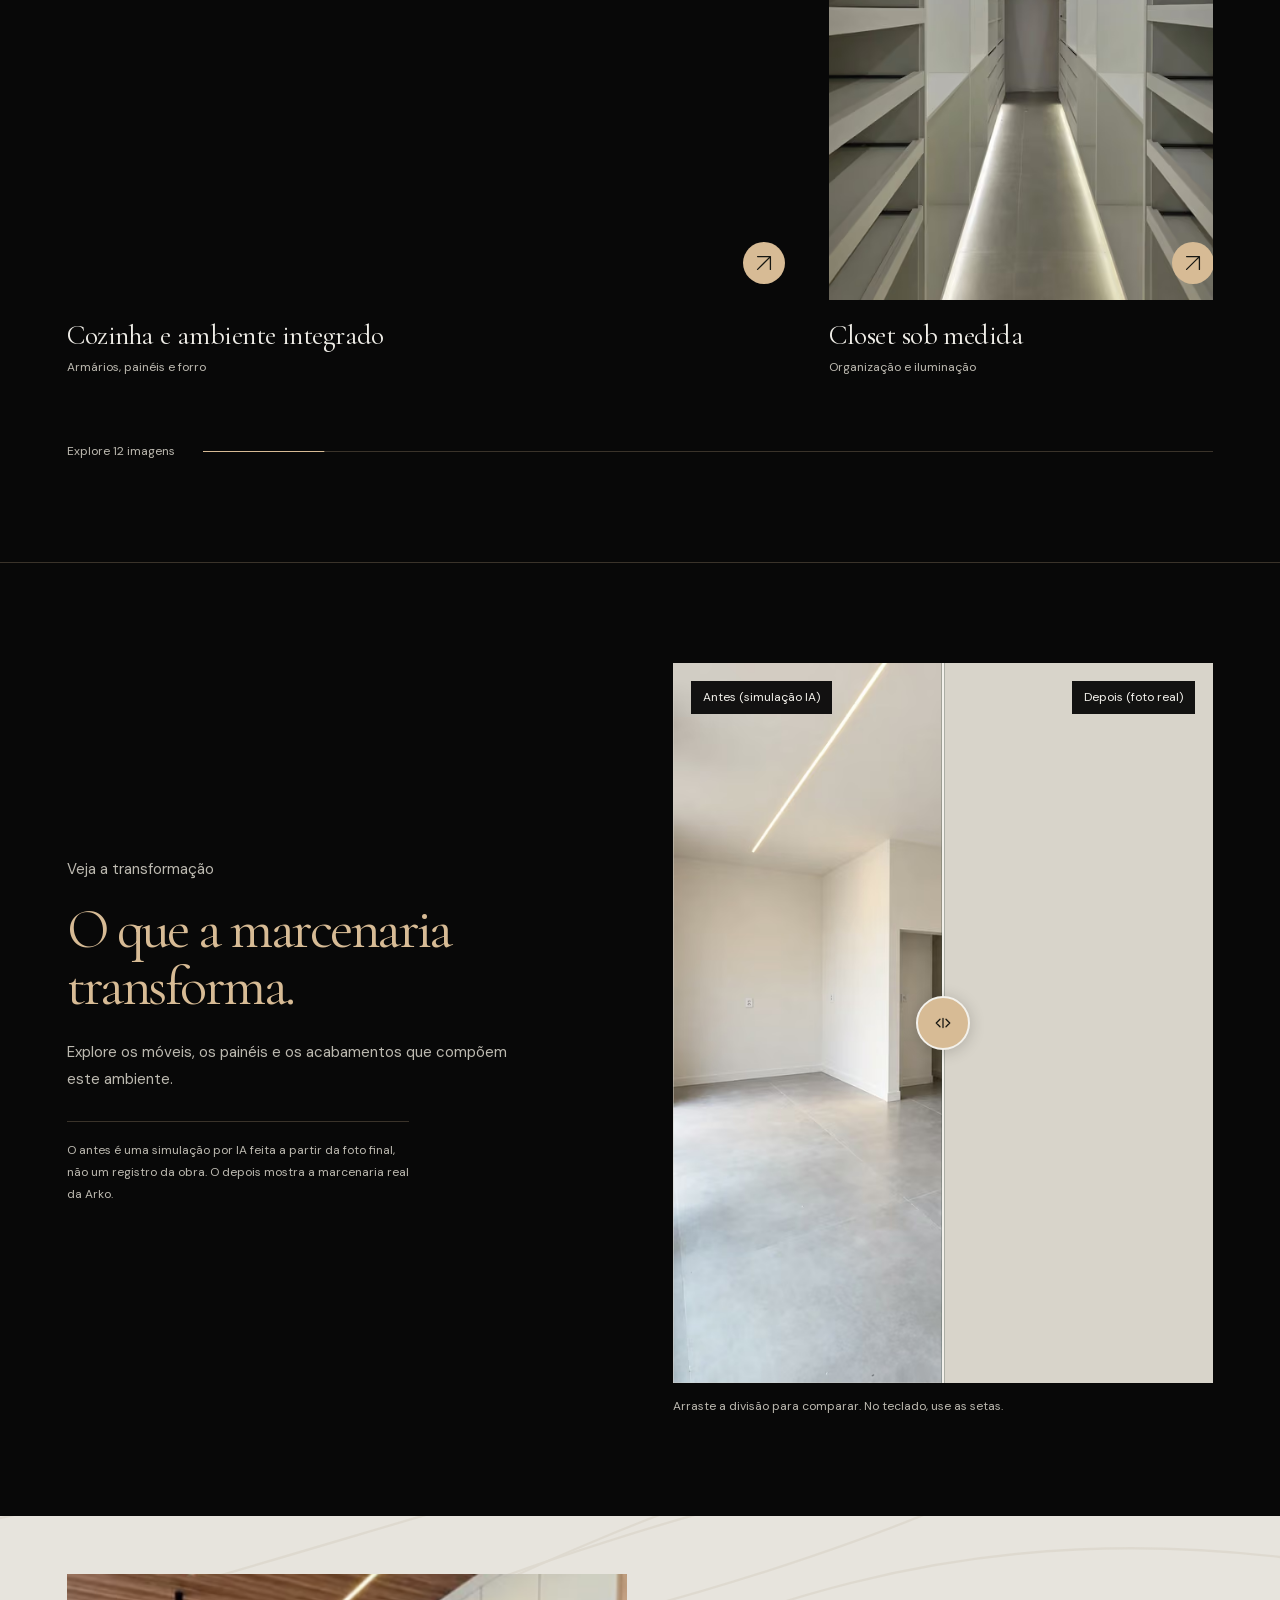
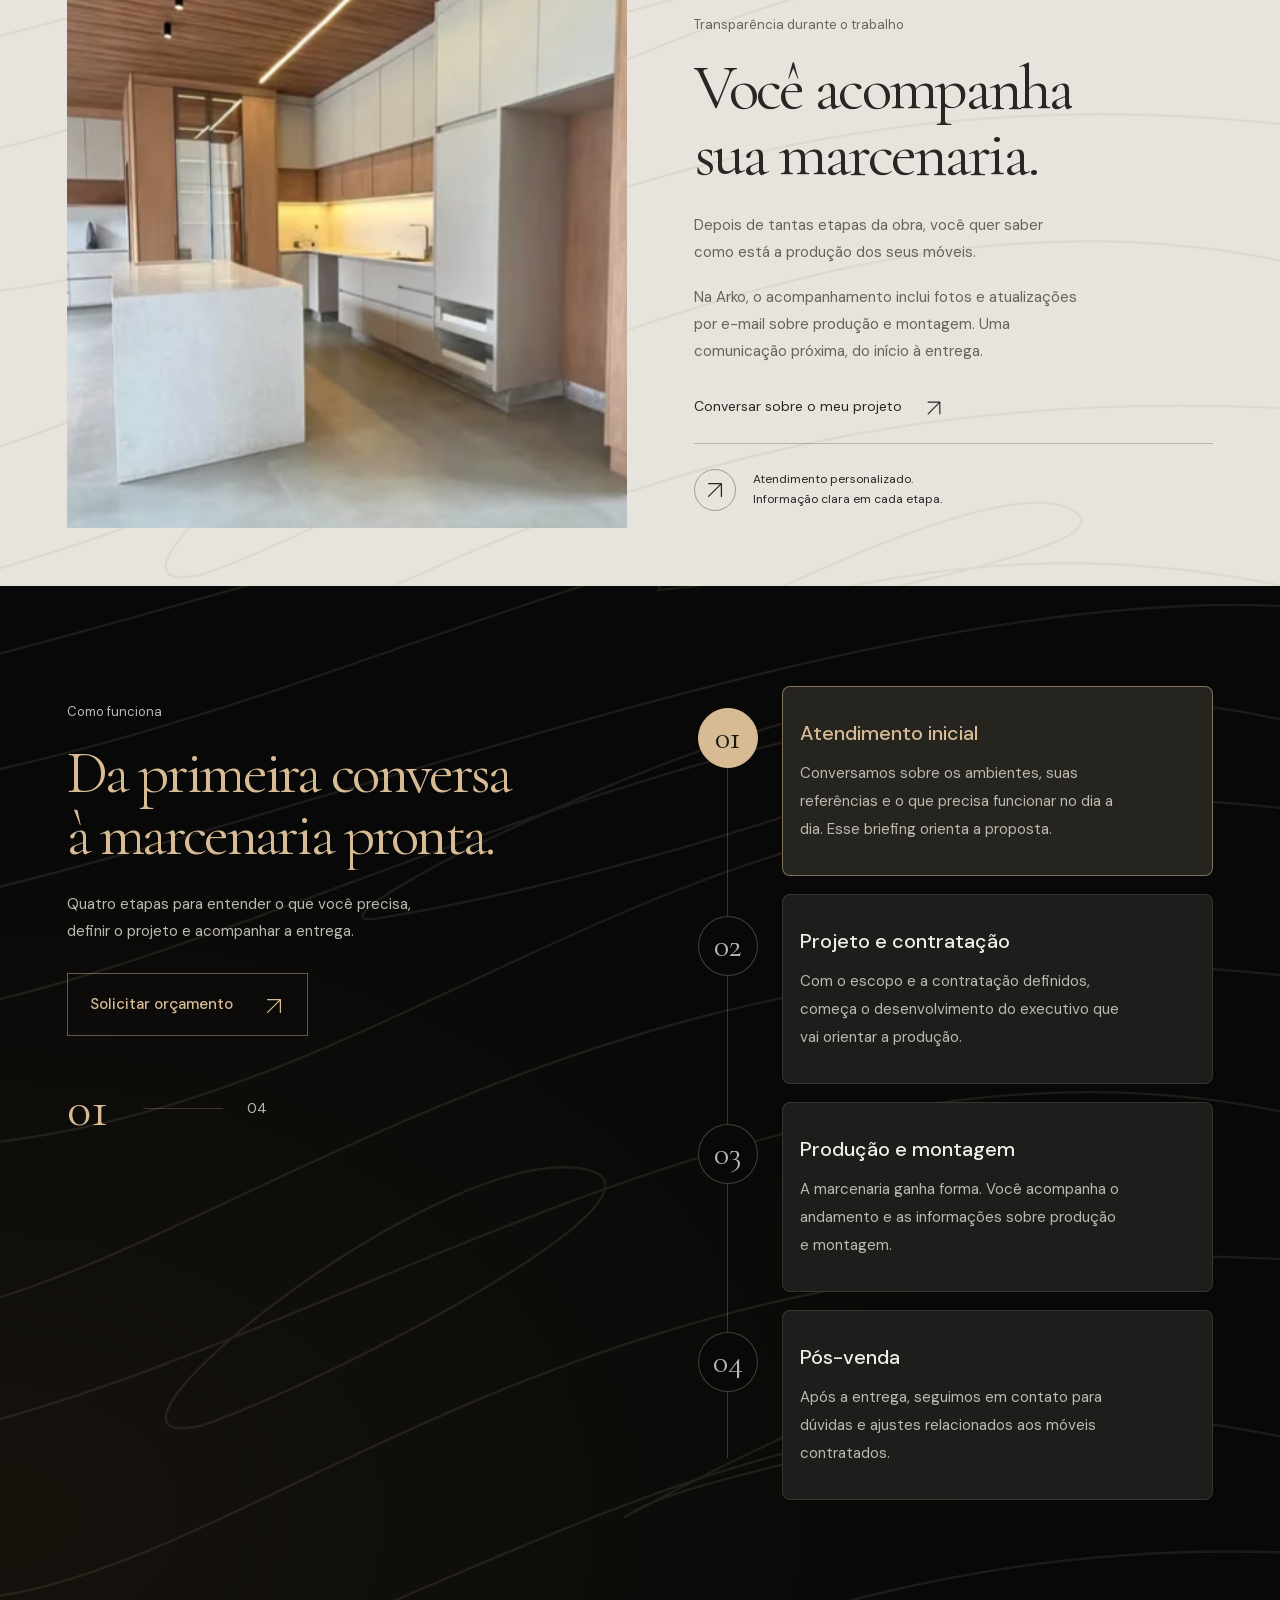
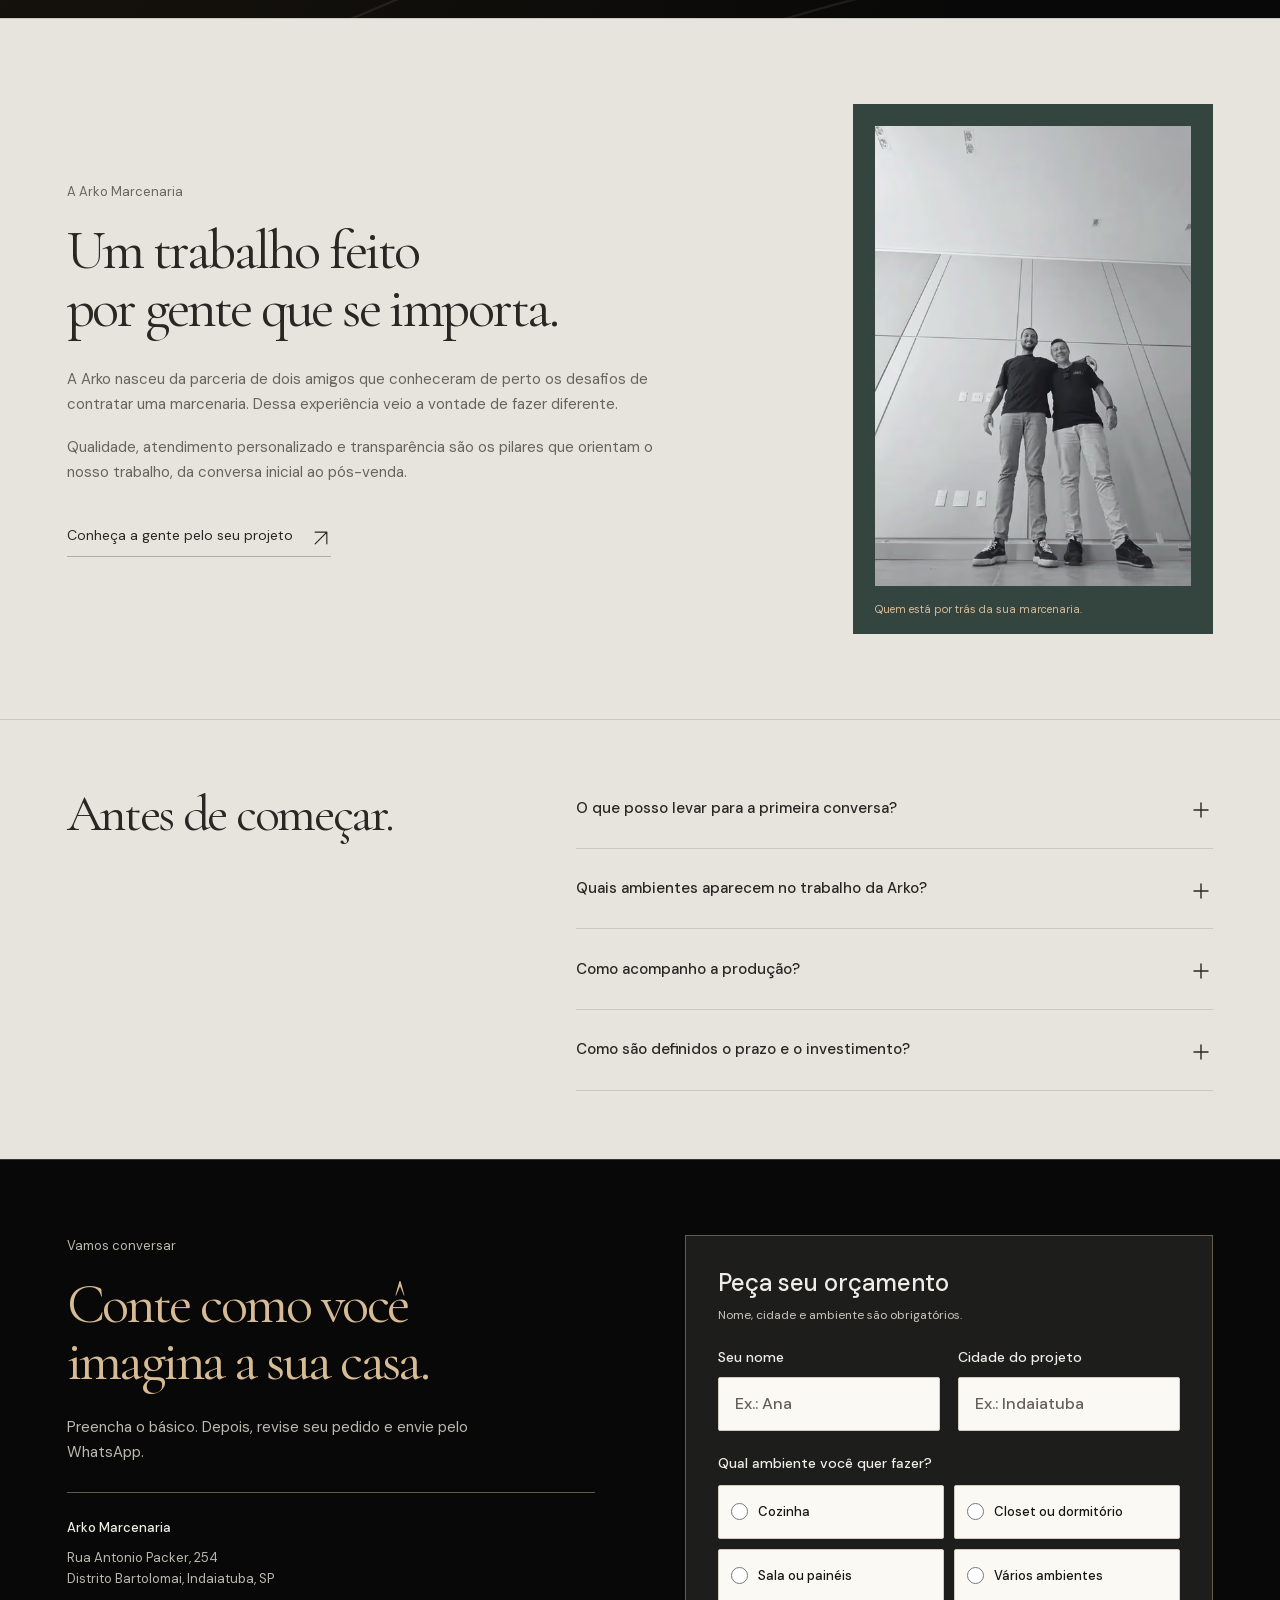
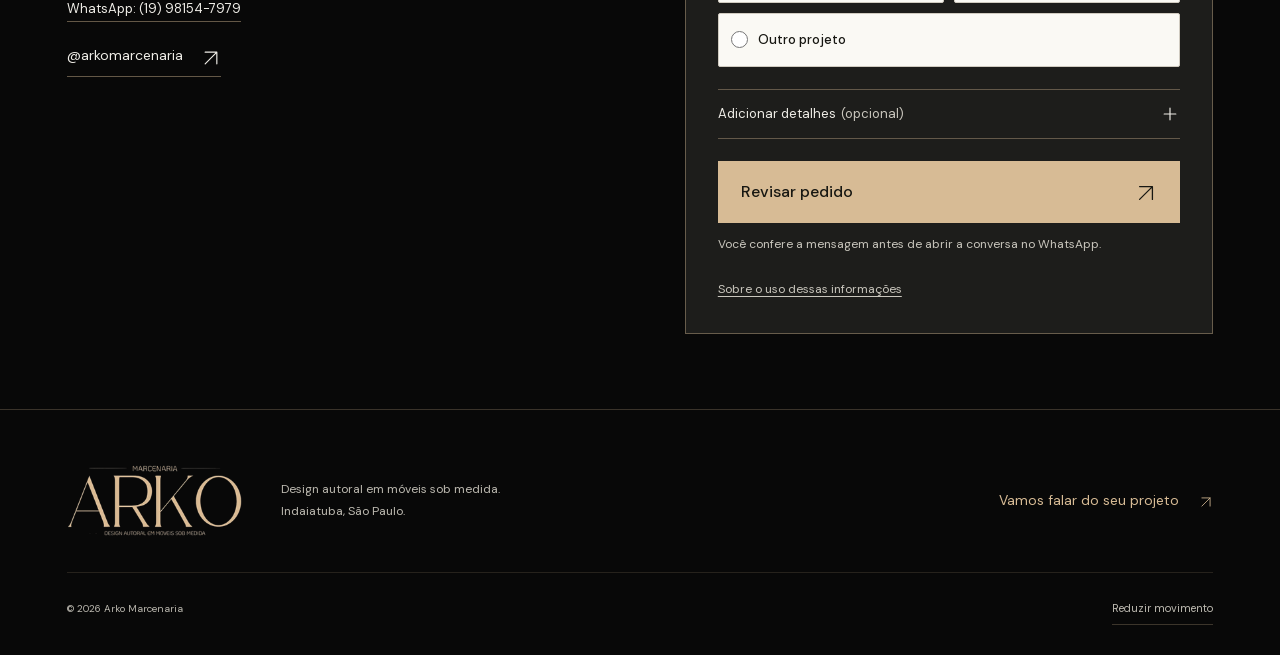
<file: escura/index.html>
<!doctype html>
<html lang="pt-BR">
<head>
  <meta charset="utf-8">
  <meta name="viewport" content="width=device-width,initial-scale=1">
  <meta name="theme-color" content="#34443f">
  <meta name="robots" content="noindex,nofollow">
  <title>Arko Marcenaria | Móveis sob medida em Indaiatuba</title>
  <meta name="description" content="Conheça a Arko Marcenaria em Indaiatuba. Cozinhas, closets e painéis sob medida, atendimento personalizado e acompanhamento da produção.">
  <meta property="og:type" content="website">
  <meta property="og:url" content="https://duartecosta21.github.io/arko-marcenaria-site/escura/">
  <meta property="og:image" content="https://duartecosta21.github.io/arko-marcenaria-site/assets/cozinha-960.webp">
  <meta property="og:title" content="Arko Marcenaria | Móveis sob medida">
  <meta property="og:description" content="Conheça nossos ambientes e converse sobre a marcenaria da sua casa.">
  <link rel="preload" as="image" type="image/avif" href="../assets/cozinha-768.avif" imagesrcset="../assets/cozinha-480.avif 480w, ../assets/cozinha-640.avif 640w, ../assets/cozinha-768.avif 768w, ../assets/cozinha-960.avif 960w, ../assets/cozinha-1200.avif 1200w, ../assets/cozinha-1440.avif 1440w" imagesizes="(max-width:760px) 100vw, 52vw" fetchpriority="high">
  <link rel="preload" href="../assets/fonts/cormorant-garamond.woff2" as="font" type="font/woff2" crossorigin>
  <link rel="preload" href="../assets/fonts/dm-sans.woff2" as="font" type="font/woff2" crossorigin>
  <link rel="icon" href="../assets/favicon-arko.png" type="image/png">
  <style data-arko-styles>
@font-face{font-family:ArkoDisplay;src:url('../assets/fonts/cormorant-garamond.woff2') format('woff2');font-style:normal;font-weight:300 700;font-display:swap}
@font-face{font-family:ArkoSans;src:url('../assets/fonts/dm-sans.woff2') format('woff2');font-style:normal;font-weight:100 1000;font-display:swap}
:root{--green:#34443f;--deep:#24352f;--beige:#d7bb95;--paper:#f3f1eb;--ink:#263a33;--muted:#59665e;--line:#d6d9d0;--display:ArkoDisplay,Georgia,serif;--sans:ArkoSans,Arial,sans-serif}
*{box-sizing:border-box}html{scroll-behavior:smooth;scroll-padding-top:104px}body{margin:0;background:var(--paper);color:var(--ink);font:16px/1.65 var(--sans);-webkit-font-smoothing:antialiased}button,input,textarea,select{font:inherit}button,a{-webkit-tap-highlight-color:transparent}button{cursor:pointer}a{color:inherit;text-decoration:none}img{display:block;max-width:100%;height:auto}p,h1,h2,h3,figure{margin:0}h1,h2{font-family:var(--display);font-weight:400;letter-spacing:-.045em;line-height:1.02}h2{font-size:clamp(42px,4.4vw,66px)}h3{font-size:19px;font-weight:500;line-height:1.3}p{max-width:66ch}button:focus-visible,a:focus-visible,summary:focus-visible,input:focus-visible,textarea:focus-visible,select:focus-visible{outline:2px solid #ad7741;outline-offset:5px}[hidden]{display:none!important}.skip-link{position:absolute;left:20px;top:-100px;z-index:100;background:var(--beige);color:var(--deep);padding:10px}.skip-link:focus{top:10px}.section-wrap{padding:100px clamp(24px,5.2vw,80px);max-width:1600px;margin:auto}.header{height:104px;padding:20px clamp(24px,4.4vw,68px);background:var(--green);color:var(--paper);display:flex;align-items:center;justify-content:space-between;gap:24px;position:sticky;top:0;z-index:20;border-bottom:1px solid #d7bb952d}.brand{display:block;width:168px;flex-shrink:0}.brand img{width:100%;height:auto}.header nav{display:flex;align-items:center;gap:34px;font-size:14px}.header nav a{transition:color .2s}.header nav a:hover{color:var(--beige)}.header-contact{border:1px solid #d7bb9580;padding:12px 22px;color:var(--beige);display:flex;align-items:center;gap:20px}.header-contact span{font-size:20px}.menu-toggle{display:none}.hero{display:grid;grid-template-columns:44% 56%;max-width:1800px;margin:auto;background:var(--green);color:var(--paper)}.hero-copy{padding:64px clamp(24px,4.4vw,68px) 40px;display:flex;flex-direction:column;align-items:flex-start;position:relative;isolation:isolate;min-height:650px}.wood-pattern{position:relative;isolation:isolate}.wood-pattern:before{content:"";position:absolute;inset:0;background:url('../assets/veios.svg') center/cover;opacity:.16;pointer-events:none;z-index:-1}.location{font-size:13px;color:var(--beige);letter-spacing:.01em;margin-bottom:26px}.hero h1{font-size:clamp(52px,5.6vw,84px);max-width:520px;margin-bottom:25px}.hero-description{font-size:15px;line-height:1.75;color:#e0e3db;max-width:390px;margin-bottom:32px}.hero-actions{display:flex;flex-direction:column;align-items:flex-start;gap:22px}.button{display:inline-flex;align-items:center;justify-content:space-between;gap:30px;padding:16px 22px;min-height:56px;line-height:1.3;font-size:15px;font-weight:500;border:1px solid transparent;transition:background-color .2s,color .2s}.button span{font-size:22px;font-weight:300}.button-beige{background:var(--beige);color:var(--deep)}.button-beige:hover{background:#e6c9a4}.button-green{background:var(--green);color:var(--paper)}.button-green:hover{background:var(--deep)}.text-link{display:inline-flex;align-items:center;gap:22px;font-size:14px;line-height:1.5}.text-link span{font-size:20px}.text-link:hover{text-decoration:underline;text-underline-offset:6px}.hero-signature{display:flex;gap:17px;align-items:center;margin-top:auto;padding-top:32px;color:var(--beige);font-size:11px;line-height:1.6}.hero-signature>span{width:34px;height:1px;background:var(--beige)}.hero-photo{position:relative;overflow:hidden}.hero-photo img{width:100%;height:100%;position:absolute;inset:0;object-fit:cover;object-position:center 46%}.photo-caption{position:absolute;bottom:24px;left:24px;right:24px;background:#f3f1ebef;backdrop-filter:blur(8px);color:var(--ink);font-size:12px;padding:11px 15px 11px 20px;display:flex;align-items:center;justify-content:space-between}.round-arrow{border:1px solid #263a3355;border-radius:50%;width:34px;height:34px;display:grid;place-items:center;font-size:20px}.environments{display:flex;justify-content:space-around;gap:20px;padding:25px 5vw;border-bottom:1px solid var(--line);color:var(--muted);font-family:var(--display);font-size:25px}.section-heading{display:flex;justify-content:space-between;gap:48px;align-items:flex-end;margin-bottom:44px}.section-heading h2{flex:0 1 55%}.section-heading>div,.section-heading>p{flex:0 1 370px}.section-heading p{font-size:15px;color:var(--muted);line-height:1.8}.underlined-link{display:inline-flex;align-items:center;gap:18px;font-size:14px;line-height:1.4;border-bottom:1px solid #263a3350;padding-bottom:6px;margin-top:20px}.underlined-link span{font-size:20px}.portfolio-toolbar{display:flex;justify-content:space-between;align-items:center;gap:22px;margin-bottom:28px}.filters{display:flex;gap:12px;flex-wrap:wrap}.filters button{padding:9px 18px;border:1px solid #34443f35;background:transparent;color:var(--muted);font-size:13px;min-height:42px}.filters button[aria-pressed=true]{background:var(--green);color:var(--paper);border-color:var(--green)}.gallery-hint{font-size:11px;color:var(--muted)}.gallery{display:grid;grid-template-columns:repeat(12,1fr);gap:42px 28px;align-items:start}.gallery-item{min-width:0}.gallery-large{grid-column:span 7}.gallery-tall{grid-column:span 5;padding-top:70px}.gallery-small{grid-column:span 4}.project-photo{display:block;width:100%;padding:0;border:0;background:transparent;position:relative;overflow:hidden}.project-photo img{width:100%;object-fit:cover;transition:transform .5s ease}.gallery-large .project-photo img{aspect-ratio:1.12;object-position:center 46%}.gallery-tall .project-photo img{aspect-ratio:.8}.gallery-small .project-photo img{aspect-ratio:.86}.project-photo:hover img{transform:scale(1.025)}.photo-expand{position:absolute;right:16px;bottom:16px;display:grid;place-items:center;width:42px;height:42px;background:var(--paper);color:var(--ink);border-radius:50%;font-size:22px}.gallery-item figcaption{display:flex;justify-content:space-between;gap:18px;align-items:baseline;padding-top:16px}.gallery-item figcaption h3{font-size:16px;line-height:1.5}.gallery-item figcaption>span{font-size:11px;color:var(--muted);text-align:right;max-width:170px}.gallery.is-filtered .gallery-item{grid-column:span 6;padding-top:0}.gallery.is-filtered .project-photo img{aspect-ratio:1;object-position:center}.follow-up{display:grid;grid-template-columns:44% 56%;background:var(--green);color:var(--paper);max-width:1800px;margin:auto;min-height:610px}.follow-up-photo{padding:56px 0 56px clamp(24px,5.2vw,80px)}.follow-up-photo img{width:100%;height:100%;max-height:540px;object-fit:cover;object-position:center 50%}.follow-up-copy{padding:78px clamp(24px,5.2vw,80px) 65px;display:flex;flex-direction:column;align-items:flex-start}.small-label{font-size:13px;color:var(--muted);margin-bottom:20px}.follow-up .small-label{color:var(--beige)}.follow-up h2{color:var(--beige);font-size:clamp(44px,4.8vw,72px);margin-bottom:26px}.follow-up-copy>p:not(.small-label){font-size:15px;line-height:1.8;color:#dde3da;margin-bottom:18px}.follow-up-copy>.text-link{margin-top:8px}.follow-up-note{display:flex;align-items:center;gap:17px;border-top:1px solid #d7bb953a;padding-top:24px;margin-top:32px;align-self:stretch;font-size:12px;color:var(--beige)}.note-mark{border:1px solid #d7bb9566;border-radius:50%;width:42px;height:42px;display:grid;place-items:center;font-size:22px}.steps{margin:12px 0 40px;padding:0;list-style:none;display:grid;grid-template-columns:repeat(4,1fr);gap:26px}.steps li{border-top:1px solid #34443f50;padding-top:20px}.step-number{font-family:var(--display);font-size:34px;color:#7c8c7c}.steps h3{margin:16px 0 14px;font-size:18px}.steps p{font-size:14px;line-height:1.8;color:var(--muted)}.about{border-top:1px solid var(--line);display:grid;grid-template-columns:1fr 350px;gap:clamp(40px,10vw,180px);align-items:center;padding-top:65px;padding-bottom:65px}.about-copy{max-width:620px}.about h2{margin-bottom:30px}.about-copy>p:not(.small-label){margin:0 0 18px;font-size:15px;color:var(--muted)}.about-image img{width:100%;height:420px;object-fit:cover;object-position:center 50%}.about-image figcaption{font-size:11px;color:var(--muted);margin-top:14px}.questions{display:grid;grid-template-columns:1fr 1.45fr;gap:70px;border-top:1px solid var(--line);padding-top:68px;padding-bottom:68px}.questions h2{font-size:clamp(40px,4vw,58px)}.faq details{border-bottom:1px solid var(--line);padding:20px 0}.faq details:first-child{padding-top:0}.faq summary{display:flex;gap:24px;justify-content:space-between;align-items:center;cursor:pointer;list-style:none;font-size:15px;font-weight:500}.faq summary::-webkit-details-marker{display:none}.faq summary span{font-size:24px;font-weight:300;transition:transform .2s}.faq details[open] summary span{transform:rotate(45deg)}.faq p{font-size:14px;color:var(--muted);margin-top:16px;line-height:1.8}.contact{display:grid;grid-template-columns:1fr 1fr;gap:8vw;background:#e9e9df;max-width:1800px;padding-top:75px;padding-bottom:75px}.contact h2{margin-bottom:24px}.contact-copy>p:not(.small-label){font-size:15px;color:var(--muted);max-width:410px}.contact-detail{display:flex;flex-direction:column;align-items:flex-start;gap:8px;margin-top:36px;font-size:13px}.contact-detail>span{font-weight:500}.contact address{font-style:normal;color:var(--muted);font-size:13px}.contact-detail a{border-bottom:1px solid #34443f50;padding-bottom:2px}.quote-form{display:flex;flex-direction:column;gap:22px;padding-top:5px}.quote-form label,.quote-dialog label{display:block;font-size:13px;font-weight:500;line-height:1.5}.form-row{display:grid;grid-template-columns:1fr 1fr;gap:22px}input,select,textarea{display:block;width:100%;border:0;border-bottom:1px solid #34443f66;border-radius:0;background:transparent;resize:vertical;color:var(--ink);padding:12px 0;font-size:14px;line-height:1.6;margin-top:6px}input::placeholder,textarea::placeholder{color:#69736b;opacity:1}select{appearance:auto;min-height:49px}.quote-form .button{margin-top:0}.form-note{font-size:11px;line-height:1.65;color:var(--muted)}.quote-form .form-note{margin-top:-8px}.privacy-link{border:0;padding:0;align-self:flex-start;background:transparent;font-size:11px;color:var(--muted);text-decoration:underline;text-underline-offset:3px;margin-top:-9px}.footer{background:var(--deep);color:var(--paper);display:grid;grid-template-columns:190px 1fr auto;align-items:center;gap:24px;padding:40px clamp(24px,5.2vw,80px) 24px}.footer .brand{width:155px}.footer p{font-size:12px;color:#c9d1c8;line-height:1.8}.footer>a:last-of-type{font-size:14px;display:flex;gap:20px;align-items:center;color:var(--beige)}.copyright{grid-column:1/-1;font-size:10px;color:#bdc7bb;border-top:1px solid #d7bb9524;padding-top:20px;margin-top:12px}dialog{color:var(--ink);border:0;background:var(--paper);padding:48px;width:calc(100% - 40px);max-width:600px;max-height:calc(100dvh - 40px);overflow:auto}dialog::backdrop{background:#12211ce3;backdrop-filter:blur(5px)}body:has(dialog[open]){overflow:hidden}.dialog-close{position:absolute;right:16px;top:10px;color:inherit;background:transparent;border:0;font-size:30px;width:44px;height:44px;line-height:1}.photo-dialog{padding:50px 12px 16px;max-width:min(1100px,calc(100% - 32px));width:calc(100% - 32px);background:#1e2d27;color:var(--paper);overflow:hidden}.lightbox{display:grid;grid-template-columns:44px 1fr 44px;gap:10px;align-items:center}.lightbox figure{min-width:0}.lightbox img{max-height:calc(100dvh - 180px);width:auto;max-width:100%;margin:auto;object-fit:contain}.lightbox figcaption{text-align:center;font-size:12px;margin-top:16px;line-height:1.5}.photo-prev,.photo-next{background:transparent;border:1px solid #ffffff40;color:var(--paper);width:42px;height:48px;font-size:32px}.quote-dialog h2,.privacy-dialog h2{font-size:44px;margin-bottom:22px}.quote-dialog>p,.privacy-dialog>p{font-size:14px;line-height:1.75;margin-bottom:22px}.quote-dialog textarea{border:1px solid var(--line);padding:14px;font-size:13px;margin:8px 0 24px}.quote-dialog .button{width:100%}.quote-dialog .form-note{margin:12px 0 0}.privacy-dialog .button{margin-top:8px}
@keyframes hero-in{from{opacity:0;transform:translateY(14px)}to{opacity:1;transform:translateY(0)}}.hero h1{animation:hero-in .7s ease-out both}.hero-description{animation:hero-in .7s .12s ease-out both}.hero-actions{animation:hero-in .7s .22s ease-out both}
@media(min-width:1600px){.hero-copy{min-height:760px}.hero h1{font-size:88px}}
@media(max-width:1100px){.header nav{gap:22px}.header-contact{padding:10px 15px}.hero-copy{padding-top:44px;min-height:620px}.hero h1{font-size:62px}.hero-signature{display:none}.hero-actions{gap:20px}.section-wrap{padding-top:75px;padding-bottom:75px}.gallery-item figcaption{flex-direction:column;gap:3px}.gallery-item figcaption>span{text-align:left;max-width:none}.follow-up-copy{padding-top:65px;padding-bottom:50px}.about{grid-template-columns:1fr 280px;gap:65px}.about-image img{height:390px}.questions{gap:40px}.footer{grid-template-columns:170px 1fr auto}}
@media(max-width:760px){html{scroll-padding-top:82px}.header{height:82px;padding:14px 24px}.brand{width:132px}.menu-toggle{display:flex;flex-direction:column;justify-content:center;gap:6px;background:transparent;border:1px solid #d7bb9540;width:44px;height:42px;padding:10px;color:var(--beige)}.menu-toggle span{display:block;height:1px;width:22px;background:currentColor;transition:transform .2s}.menu-toggle[aria-expanded=true] span:first-child{transform:translateY(3.5px) rotate(45deg)}.menu-toggle[aria-expanded=true] span:last-child{transform:translateY(-3.5px) rotate(-45deg)}.header nav{display:none;position:absolute;left:0;right:0;top:82px;align-items:stretch;flex-direction:column;gap:0;background:var(--green);padding:8px 24px 24px;box-shadow:0 16px 20px #14231c25}.header nav.is-open{display:flex}.header nav a{padding:14px 0;border-bottom:1px solid #d7bb9528}.header nav .header-contact{padding:14px 16px;margin-top:14px;border:1px solid #d7bb9580;justify-content:space-between}.hero{grid-template-columns:1fr}.hero-copy{padding:34px 24px 38px;min-height:0}.location{font-size:11px;margin-bottom:18px}.hero h1{font-size:clamp(52px,11.9vw,76px);max-width:600px;margin-bottom:20px}.hero-description{font-size:14px;max-width:450px;margin-bottom:24px}.hero-actions{flex-direction:row;gap:22px;align-items:center;flex-wrap:wrap}.button{font-size:14px;min-height:52px;padding:14px 18px;gap:22px}.hero-actions .text-link{font-size:12px;gap:12px}.hero-photo{height:460px}.hero-photo img{object-position:center 43%}.photo-caption{left:16px;right:16px;bottom:16px;font-size:11px;padding:10px 12px 10px 16px}.environments{gap:10px;padding:20px 24px;flex-wrap:wrap;justify-content:center;font-size:21px}.section-wrap{padding:56px 24px}.section-heading{display:block;margin-bottom:28px}.section-heading h2{margin-bottom:20px;font-size:48px}.section-heading p{font-size:14px;max-width:520px}.section-heading .underlined-link{margin-top:13px}.portfolio-toolbar{display:block;margin-bottom:24px}.filters{gap:8px}.filters button{padding:8px 13px;min-height:44px;font-size:12px}.gallery-hint{margin-top:14px}.gallery{grid-template-columns:1fr 1fr;gap:30px 16px}.gallery-large{grid-column:1/-1}.gallery-tall{grid-column:span 1;padding-top:0}.gallery-small{grid-column:span 1}.gallery-large .project-photo img{aspect-ratio:1.05}.gallery-tall .project-photo img,.gallery-small .project-photo img{aspect-ratio:.74;object-position:center}.gallery-item figcaption{gap:4px;padding-top:11px}.gallery-item figcaption h3{font-size:14px}.gallery-item figcaption>span{font-size:10px;line-height:1.5}.gallery.is-filtered .gallery-item{grid-column:span 1}.gallery.is-filtered .gallery-item:only-child{grid-column:1/-1;max-width:450px}.gallery.is-filtered .project-photo img{aspect-ratio:.8}.photo-expand{width:32px;height:32px;bottom:10px;right:10px;font-size:18px}.follow-up{grid-template-columns:1fr}.follow-up-photo{padding:32px 24px 0}.follow-up-photo img{height:340px;object-position:center 50%}.follow-up-copy{padding:38px 24px 42px}.follow-up h2{font-size:52px}.follow-up-copy>p:not(.small-label){font-size:14px}.follow-up-note{margin-top:26px;padding-top:20px}.steps{grid-template-columns:1fr 1fr;gap:32px 22px;margin-top:35px;margin-bottom:32px}.step-number{font-size:30px}.steps h3{font-size:16px}.steps p{font-size:13px;line-height:1.8}.about{grid-template-columns:1fr;gap:32px}.about h2{font-size:46px}.about-copy>p:not(.small-label){font-size:14px}.about-image{max-width:450px;justify-self:center;width:100%}.about-image img{height:400px;object-position:center 47%}.questions{display:block}.questions h2{font-size:46px;margin-bottom:34px}.faq summary{font-size:14px;gap:20px}.contact{grid-template-columns:1fr;gap:36px}.contact h2{font-size:49px}.contact-copy>p:not(.small-label){font-size:14px}.contact-detail{margin-top:24px}.quote-form{gap:20px}.form-row{gap:16px}.quote-form label{font-size:12px}input,textarea,select{font-size:16px}.footer{padding:34px 24px 24px;grid-template-columns:1fr;gap:22px}.footer .brand{width:145px}.footer>a:last-of-type{justify-content:space-between;border-top:1px solid #d7bb9528;padding-top:20px}.copyright{margin-top:0;padding-top:18px}.photo-dialog{padding:50px 6px 14px;max-width:calc(100% - 16px);width:calc(100% - 16px)}.lightbox{grid-template-columns:30px 1fr 30px;gap:3px}.photo-prev,.photo-next{width:29px;height:45px}.lightbox figcaption{font-size:11px}.quote-dialog,.privacy-dialog{padding:48px 24px 26px}.quote-dialog h2,.privacy-dialog h2{font-size:40px}}
@media(max-width:380px){.hero h1{font-size:51px}.hero-actions{gap:18px}.form-row{grid-template-columns:1fr}.filters button{padding:8px 10px}.environments{font-size:18px}.section-heading h2{font-size:44px}.steps{gap:30px 16px}.contact h2{font-size:44px}}
@media(prefers-reduced-motion:reduce){html{scroll-behavior:auto}*,*:before,*:after{animation:none!important;transition:none!important}}

.photo-prev:disabled,.photo-next:disabled{opacity:.2;cursor:default}

/* Arko v2: movement belongs to the opening, photography and reading sequence. */
.header{transition:background-color .35s,box-shadow .35s}.header:after{content:"";position:absolute;left:0;bottom:0;height:2px;width:100%;background:var(--beige);transform:scaleX(var(--page-progress,0));transform-origin:left;pointer-events:none}.header.has-scrolled{background:#2d3e37f2;backdrop-filter:blur(12px);box-shadow:0 8px 30px #17261d12}.header-contact{position:relative;overflow:hidden}.header-contact span{transition:transform .25s}.header-contact:hover span{transform:translate(3px,-3px)}
.hero{grid-template-columns:48% 52%;overflow:hidden}.hero-copy{min-height:clamp(650px,calc(100svh - 104px),830px);padding:68px clamp(24px,4.4vw,68px) 34px;justify-content:center}.hero h1{font-size:clamp(52px,5.1vw,84px);max-width:none;line-height:1.08;margin-bottom:26px;animation:none}.title-line{display:block;overflow:hidden;padding-bottom:.075em;margin-bottom:-.075em}.title-line>span{display:block}.hero-description,.hero-actions{animation:none}.hero-description{max-width:405px;margin-bottom:30px}.hero-actions{flex-direction:row;gap:26px;align-items:center;flex-wrap:wrap}.hero-actions .text-link{font-size:12px;gap:13px}.hero-signature{width:100%;padding-top:30px;margin-top:auto}.hero-photo img{transform:translate3d(0,var(--hero-photo-y,0px),0) scale(1.1);will-change:transform;object-position:center 43%}.hero-photo:after{content:"";position:absolute;inset:0;background:var(--green);transform:scaleX(0);transform-origin:right;pointer-events:none}.photo-caption{bottom:26px;left:26px;right:26px;padding:12px 16px 12px 20px}.scroll-cue{margin-left:auto;width:44px;height:44px;display:grid;place-items:center;border:1px solid #d7bb9566;border-radius:50%;font-size:20px}.hero-signature .scroll-cue>span{width:auto;height:auto;background:none}.motion-ready .title-line>span{animation:title-rise .8s cubic-bezier(.2,.7,.2,1) both}.motion-ready .title-line:nth-child(2)>span{animation-delay:.13s}.motion-ready .hero-photo:after{animation:photo-unveil 1.05s cubic-bezier(.6,0,.2,1) both}.motion-ready .scroll-cue span{animation:scroll-hint 2.2s 1s ease-in-out 2}
@keyframes title-rise{from{transform:translateY(115%)}to{transform:translateY(0)}}@keyframes photo-unveil{from{transform:scaleX(1)}to{transform:scaleX(0)}}@keyframes scroll-hint{0%,70%,100%{transform:translateY(0)}35%{transform:translateY(4px)}}
.environments{padding:0;position:relative;overflow:hidden;background:var(--paper);border-bottom:1px solid var(--line);min-height:92px;align-items:center}.environment-track{width:100%;display:flex}.environment-set{display:flex;align-items:center;justify-content:space-around;flex-wrap:wrap;gap:30px;width:100%;padding:22px 40px;flex-shrink:0;font-family:var(--display);font-size:34px}.environment-set span{white-space:nowrap}.environment-set span:before{content:"";display:inline-block;vertical-align:middle;width:22px;height:1px;background:#9aab97;margin-right:30px}.environment-set[aria-hidden=true]{display:none}.environment-pause{display:none;border:1px solid var(--line);background:var(--paper);color:var(--green);width:40px;height:40px;position:absolute;right:16px;top:calc(50% - 20px);border-radius:50%;z-index:1;font-size:14px}.motion-ready .environment-track{width:max-content;animation:environments-flow 30s linear infinite}.motion-ready .environment-set{width:max(100vw,950px);flex-wrap:nowrap;gap:0;padding-right:66px;padding-left:20px}.motion-ready .environment-set[aria-hidden=true]{display:flex}.motion-ready .environment-pause{display:block}.environments.is-paused .environment-track{animation-play-state:paused}@keyframes environments-flow{to{transform:translateX(-50%)}}
.portfolio .section-heading h2{font-size:clamp(50px,5.3vw,78px)}.portfolio-toolbar{margin-top:46px}.gallery{display:flex;gap:28px;overflow-x:auto;overflow-y:hidden;scroll-snap-type:x proximity;scroll-behavior:smooth;overscroll-behavior-x:contain;scrollbar-width:none;align-items:start;padding-bottom:4px;cursor:grab}.gallery::-webkit-scrollbar{display:none}.gallery:active{cursor:grabbing}.gallery-item{flex:0 0 35%;min-width:0;scroll-snap-align:start;padding-top:0!important;grid-column:auto!important}.gallery-large{flex-basis:64%}.gallery .project-photo img,.gallery.is-filtered .project-photo img{height:clamp(420px,42vw,610px);aspect-ratio:auto;width:100%;object-fit:cover;object-position:center 45%}.gallery-tall .project-photo img{object-position:center 50%}.gallery .project-photo{cursor:zoom-in}.gallery .project-photo:hover img{transform:scale(1.04)}.gallery-item figcaption{padding-top:20px;display:block}.gallery-item figcaption h3{font:400 28px/1.1 var(--display);letter-spacing:-.02em;margin-bottom:7px}.gallery-item figcaption>span{display:block;text-align:left;max-width:none;font-size:12px}.gallery.is-filtered .gallery-item{flex-basis:43%;max-width:none}.gallery.is-filtered .gallery-item[data-category=cozinhas]{flex-basis:64%}.gallery-navigation{display:flex;align-items:center;gap:28px;margin-top:28px}.gallery-status{font-size:12px;color:var(--muted);white-space:nowrap;flex:0 0 auto}.gallery-progress{height:1px;background:var(--line);flex:1;overflow:hidden}.gallery-progress>span{display:block;transform:scaleX(var(--gallery-progress,.15));transform-origin:left;background:var(--green);width:100%;height:1px;transition:transform .08s linear}.gallery-controls{display:flex;gap:10px}.gallery-controls button{width:48px;height:48px;border:1px solid #34443f55;background:transparent;color:var(--green);border-radius:50%;font-size:20px;transition:background .2s,color .2s}.gallery-controls button:hover:not(:disabled){background:var(--green);color:var(--paper)}.gallery-controls button:disabled{opacity:.25;cursor:default}.gallery-hint{font-size:12px}.filters button{min-height:44px}
.follow-up{overflow:hidden;grid-template-columns:49% 51%;min-height:670px}.follow-up-photo{position:relative;overflow:hidden;padding:0;margin:58px 0 58px clamp(24px,5.2vw,80px);align-self:stretch}.follow-up-photo img{position:absolute;inset:0;width:100%;height:100%;max-height:none;object-position:center 45%;transform:translate3d(0,var(--follow-photo-y,0px),0) scale(1.12);will-change:transform}.follow-up-copy{padding-top:98px;padding-bottom:75px}.follow-up h2{font-size:clamp(48px,5vw,76px)}.follow-up-copy>p:not(.small-label){max-width:390px}.follow-up-note{margin-top:auto;padding-top:25px}.motion-ready .follow-up-photo{clip-path:inset(10% 10% 10% 10%);transition:clip-path 1s cubic-bezier(.2,.7,.2,1)}.motion-ready .follow-up-photo.is-visible{clip-path:inset(0)}.reveal-line{display:block;overflow:hidden;padding-bottom:.08em;margin-bottom:-.08em}.reveal-line>span{display:block}.motion-ready [data-reveal=lines] .reveal-line>span{transform:translateY(115%);transition:transform .75s cubic-bezier(.2,.7,.2,1)}.motion-ready [data-reveal=lines] .reveal-line:nth-child(2)>span{transition-delay:.08s}.motion-ready [data-reveal=lines].is-visible .reveal-line>span{transform:translateY(0)}
.process-layout{display:grid;grid-template-columns:1fr 1fr;gap:9vw;align-items:start}.process-intro{position:sticky;top:154px;padding-top:15px}.process-intro h2{font-size:clamp(44px,4.7vw,66px);margin-bottom:26px}.process-intro>p:not(.small-label){font-size:15px;color:var(--muted);max-width:365px;line-height:1.8;margin-bottom:28px}.process-position{display:flex;align-items:center;gap:24px;margin-top:48px;color:var(--muted);font-size:14px;width:200px}.process-active-number{font:400 50px/1 var(--display);color:var(--green);min-width:52px}.process-position-line{height:1px;width:80px;background:var(--line)}.steps{position:relative;display:flex;flex-direction:column;gap:0;list-style:none;margin:0;padding:0}.steps:before,.steps:after{content:"";position:absolute;left:29px;top:31px;bottom:60px;width:1px;background:var(--line);z-index:0}.steps:after{background:var(--green);transform-origin:top;transform:scaleY(var(--process-progress,0))}.steps li{position:relative;display:grid;grid-template-columns:60px 1fr;gap:10px 24px;padding:22px 0 46px;min-height:210px;border:0}.step-number{width:60px;height:60px;display:grid;place-items:center;grid-row:1/3;background:var(--paper);font:400 32px/1 var(--display);color:var(--muted);z-index:1;border:1px solid var(--line);border-radius:50%;transition:background .35s,color .35s,border-color .35s}.steps h3{grid-column:2;margin:12px 0 0;font-size:20px;line-height:1.3;color:var(--muted);transition:color .35s}.steps p{grid-column:2;font-size:15px;line-height:1.85;max-width:350px}.steps li.is-current .step-number{background:var(--green);color:var(--beige);border-color:var(--green)}.steps li.is-current h3{color:var(--green)}.about{padding-top:85px;padding-bottom:85px;grid-template-columns:1fr 360px}.about-image{position:relative;overflow:hidden}.about-image img{height:460px;transition:transform .65s cubic-bezier(.2,.7,.2,1)}.about-image:hover img{transform:scale(1.025)}.footer{padding-top:55px;padding-bottom:30px}.footer .brand{width:175px}.mobile-contact{display:none}
@media(min-width:1600px){.hero-copy{min-height:820px}.hero h1{font-size:84px}}
@media(max-width:1100px){.hero-copy{padding-top:58px}.hero h1{font-size:clamp(44px,5.1vw,65px)}.hero-actions{gap:20px}.hero-signature{display:flex}.hero-description{font-size:14px}.process-layout{gap:5vw}.process-intro{top:140px}.process-intro h2{font-size:46px}.steps li{gap:10px 18px}.steps p{font-size:14px}.follow-up-copy{padding-top:76px}.about{grid-template-columns:1fr 290px}.about-image img{height:420px}}
@media(max-width:760px){.hero{grid-template-columns:1fr}.hero-copy{min-height:0;padding:42px 24px 30px}.hero h1{font-size:clamp(38px,10.6vw,66px);margin-bottom:22px}.hero-description{font-size:14px;margin-bottom:25px;max-width:460px}.hero-actions{gap:20px}.hero-signature{display:flex;padding-top:30px;margin-top:14px;font-size:10px}.hero-signature .scroll-cue{width:36px;height:36px;font-size:17px}.hero-photo{height:440px}.hero-photo img{transform:scale(1.05);will-change:auto}.hero-photo:after{transform-origin:top;animation:none}.photo-caption{left:16px;right:16px;bottom:16px}.environments{min-height:80px}.environment-set{font-size:28px;padding:16px 20px;gap:20px}.environment-set span:before{width:18px;margin-right:26px}.motion-ready .environment-set{width:850px;padding:16px 56px 16px 20px}.environment-pause{right:12px;width:36px;height:36px;top:calc(50% - 18px)}.portfolio .section-heading h2{font-size:52px}.portfolio-toolbar{margin-top:30px}.gallery{gap:18px;scroll-snap-type:x mandatory}.gallery-item,.gallery-large,.gallery.is-filtered .gallery-item,.gallery.is-filtered .gallery-item[data-category=cozinhas]{flex-basis:88%;max-width:none}.gallery .project-photo img,.gallery.is-filtered .project-photo img{height:390px;object-position:center 45%;aspect-ratio:auto}.gallery-tall .project-photo img{object-position:center}.gallery-item figcaption h3{font-size:25px}.gallery-item figcaption>span{font-size:11px}.gallery-navigation{gap:16px;margin-top:24px}.gallery-controls{gap:8px}.gallery-controls button{width:44px;height:44px}.gallery-status{font-size:11px}.follow-up{grid-template-columns:1fr;min-height:0}.follow-up-photo{margin:32px 24px 0;height:370px;align-self:auto}.follow-up-photo img{height:100%;transform:scale(1.04);will-change:auto}.follow-up-copy{padding:36px 24px 42px}.follow-up h2{font-size:52px}.follow-up-note{margin-top:28px}.process-layout{display:block}.process-intro{position:static;padding-top:0}.process-intro h2{font-size:46px}.process-intro>p:not(.small-label){font-size:14px}.process-position{display:none}.steps{margin-top:38px}.steps li{min-height:0;padding:20px 0 34px;gap:7px 20px}.steps:before,.steps:after{bottom:64px}.steps h3{font-size:18px;margin-top:15px}.steps p{font-size:14px;line-height:1.8}.about{grid-template-columns:1fr;padding-top:58px;padding-bottom:58px}.about-image img{height:420px}.footer .brand{width:155px}.mobile-contact{display:flex;position:fixed;bottom:14px;left:14px;right:14px;z-index:18;padding:13px 16px;background:var(--deep);color:var(--beige);box-shadow:0 10px 35px #15271d30;border:1px solid #d7bb9545;align-items:center;justify-content:space-between;gap:14px;min-height:60px;opacity:0;transform:translateY(100px);pointer-events:none;transition:opacity .3s,transform .35s cubic-bezier(.2,.7,.2,1)}.mobile-contact>span{font-size:10px;line-height:1.5;max-width:95px;color:#d7ddd0}.mobile-contact strong{font-size:12px;font-weight:500;white-space:nowrap;display:flex;align-items:center;gap:14px}.mobile-contact strong>span{font-size:20px}.mobile-contact.is-visible{opacity:1;transform:translateY(0);pointer-events:auto}}
@media(max-width:380px){.hero h1{font-size:clamp(36px,10.8vw,40px)}.hero-signature{gap:12px}.gallery .project-photo img,.gallery.is-filtered .project-photo img{height:345px}.portfolio .section-heading h2{font-size:46px}.process-intro h2{font-size:42px}.steps li{grid-template-columns:52px 1fr;gap:7px 16px}.step-number{width:52px;height:52px;font-size:29px}.steps:before,.steps:after{left:25px}.steps h3{font-size:17px;margin-top:11px}.mobile-contact{padding:12px}.mobile-contact>span{max-width:85px}.mobile-contact strong{font-size:11px;gap:9px}}
@media(prefers-reduced-motion:reduce){html{scroll-behavior:auto}.hero-photo img,.follow-up-photo img{transform:none!important;will-change:auto}.hero-photo:after{display:none}.environment-track{animation:none!important;transform:none!important}.environment-set{width:100%!important;flex-wrap:wrap!important;gap:18px!important}.environment-set[aria-hidden=true],.environment-pause{display:none!important}.environment-track{width:100%!important}.environment-set span{font-size:23px}.environment-set span:before{display:none}.gallery{scroll-behavior:auto}.follow-up-photo{clip-path:none!important}.reveal-line>span{transform:none!important}*,*:before,*:after{animation:none!important;transition:none!important}}

.gallery.is-dragging{scroll-behavior:auto;scroll-snap-type:none;user-select:none}.gallery.is-dragging .project-photo{cursor:grabbing}

.footer-bottom{grid-column:1/-1;display:flex;justify-content:space-between;align-items:center;gap:22px;border-top:1px solid #d7bb9524;padding-top:20px;margin-top:12px}.footer-bottom .copyright{border:0;padding:0;margin:0}.footer-bottom button{background:none;border:0;border-bottom:1px solid #d7bb9540;color:#bdc7bb;font-size:11px;padding:5px 0;min-height:32px}.footer-bottom button:disabled{border:0}.motion-reduced *,.motion-reduced *:before,.motion-reduced *:after{animation:none!important;transition:none!important}.motion-reduced .hero-photo img,.motion-reduced .follow-up-photo img{transform:none!important;will-change:auto}.motion-reduced .hero-photo:after{display:none}.motion-reduced .follow-up-photo{clip-path:none!important}.motion-reduced .reveal-line>span{transform:none!important}.motion-reduced .gallery{scroll-behavior:auto}
@media(max-width:760px){.footer-bottom{margin-top:0}.gallery-navigation{margin-top:23px}.portfolio-toolbar{display:flex;flex-wrap:wrap;gap:16px}.portfolio-toolbar .filters{flex:1 1 250px}.portfolio-toolbar .gallery-controls{margin-left:auto}}

.project-origin{display:inline-block;font-size:11px;color:var(--muted);border-bottom:1px solid #34443f40;margin-top:12px;line-height:1.6}.project-origin:hover{color:var(--green);border-color:var(--green)}

.ui-icon{display:inline-block;width:1em;height:1em;vertical-align:middle;flex-shrink:0}.dialog-close{display:grid;place-items:center}.lightbox>button{display:grid;place-items:center}

/* Quote form: clear fields, direct choices and optional detail. */
.contact{grid-template-areas:"intro form" "details form";grid-template-rows:auto 1fr;gap:0 7vw;align-items:start}
.contact-copy{grid-area:intro}.contact-details{grid-area:details;border-top:1px solid #34443f40;padding-top:24px;margin-top:28px;align-self:start}.contact-details .contact-detail{margin-top:0}
.quote-form{grid-area:form;background:var(--green);border:1px solid var(--green);padding:32px;gap:22px;color:var(--paper)}
.quote-form-heading h3{font:500 24px/1.25 var(--sans);color:var(--paper);margin-bottom:8px}.quote-form-heading p{font-size:12px;line-height:1.6;color:#e0e4dc}
.quote-form label,.environment-options legend{font-size:14px;font-weight:500;line-height:1.5;color:var(--paper)}
.quote-form .form-row{gap:18px}
.quote-form input:not([type=radio]),.quote-form textarea{background:#faf9f4;border:1px solid #cbd2c7;padding:14px 16px;border-radius:2px;font-size:16px;line-height:1.5;margin-top:9px;color:var(--deep);min-width:0;min-height:54px;transition:border-color .15s,box-shadow .15s}
.quote-form input::placeholder,.quote-form textarea::placeholder{color:#56625a;opacity:1}
.quote-form input:not([type=radio]):focus,.quote-form textarea:focus{border-color:var(--beige);outline:2px solid var(--beige);outline-offset:3px}
.environment-options{border:0;padding:0;margin:0;min-width:0}.environment-options legend{padding:0;margin-bottom:11px}
.environment-choices{display:grid;grid-template-columns:1fr 1fr;gap:10px}
.quote-form .environment-choice{display:flex;align-items:center;gap:10px;padding:13px 12px;min-height:54px;background:#faf9f4;border:1px solid #cbd2c7;border-radius:2px;color:var(--deep);cursor:pointer;transition:background-color .16s,border-color .16s}
.environment-choice:last-child{grid-column:1/-1}.environment-choice span{font-size:13px;line-height:1.4}
.quote-form .environment-choice input{width:17px;height:17px;min-height:0;margin:0;padding:0;flex-shrink:0;accent-color:var(--deep);border:0;background:none}
.environment-choice:has(input:checked){background:var(--beige);border-color:var(--beige)}.environment-choice:has(input:focus-visible){outline:2px solid var(--beige);outline-offset:3px}.environment-choice input:focus-visible{outline:none}
.project-optional{border-top:1px solid #d7bb9560;border-bottom:1px solid #d7bb9560;padding:14px 0}
.project-optional summary{display:flex;align-items:center;gap:5px;font-size:13px;line-height:1.5;cursor:pointer;list-style:none;color:var(--paper)}.project-optional summary::-webkit-details-marker{display:none}.optional-label{color:#d9e0d6}.project-optional summary>.ui-icon{margin-left:auto;font-size:20px;transition:transform .18s}.project-optional[open] summary>.ui-icon{transform:rotate(45deg)}
.project-optional label{margin-top:17px}.project-optional[open] label{animation:form-detail-enter .18s ease-out}.quote-form textarea{resize:vertical}
@keyframes form-detail-enter{from{opacity:0;transform:translateY(-4px)}to{opacity:1;transform:translateY(0)}}
.quote-form-action .button{width:100%;font-size:16px;min-height:58px}.quote-form .form-note{color:#e0e4dc;font-size:12px;line-height:1.65;margin:12px 0 0}.quote-form .privacy-link{color:#e0e4dc;font-size:12px;margin:0;line-height:1.5;min-height:24px}
@media(max-width:1100px){.quote-form{padding:26px}}
@media(max-width:760px){.contact{grid-template-areas:"intro" "form" "details";grid-template-columns:1fr;grid-template-rows:auto;gap:26px;padding-top:52px;padding-bottom:52px}.contact h2{font-size:44px;margin-bottom:18px}.contact-copy>p:not(.small-label){font-size:14px;max-width:35ch}.contact .small-label{margin-bottom:16px}.quote-form{padding:22px;gap:20px}.quote-form-heading h3{font-size:22px}.quote-form .form-row{grid-template-columns:1fr;gap:17px}.contact-details{margin-top:2px;padding-top:24px}.quote-form label,.environment-options legend{font-size:14px}.environment-choice span{font-size:13px}}
@media(max-width:380px){.quote-form{padding:18px}.quote-form .environment-choice{padding:12px 9px;gap:8px}.environment-choice span{font-size:12px}.environment-choices{gap:8px}.contact h2{font-size:40px}}

/* Alternative from the commercial proposal: black, sand and wood-grain lines. */
:root{--deep:#171712;--paper:#e7e4dd;--ink:#282724;--muted:#67645c;--line:#cdc8bd;--black:#080808;--charcoal:#1d1d1b;--light:#efede7;--dark-muted:#bcb9b0;--dark-line:#d7bb953d}
body{background:var(--black)}
.header{background:var(--green);color:var(--light)}
.header.has-scrolled{background:#2d3e37f2;box-shadow:0 8px 30px #00000030}
.hero{background:var(--black);color:var(--light)}
.hero-copy{background:radial-gradient(ellipse at -12% 4%,#6d592e3d 0,transparent 56%),var(--black)}
.hero h1{color:var(--beige)}
.hero-description{color:#d4d1c9}
.hero-copy.wood-pattern:before{opacity:.19}
.hero-photo:after{background:var(--black)}
.hero-actions .text-link{color:var(--light)}
.photo-caption{background:#e7e4ddf2;color:var(--ink)}
.environments{background:var(--black);color:var(--beige);border-top:1px solid var(--dark-line);border-bottom-color:var(--dark-line)}
.environment-set span:before{background:#d7bb9559}
.environment-pause{background:var(--black);color:var(--beige);border-color:#d7bb9560}
.portfolio{color:var(--light);background:var(--black)}
.portfolio h2{color:var(--beige)}
.portfolio .section-heading p,.portfolio .gallery-item figcaption>span,.portfolio .gallery-status,.portfolio .gallery-hint,.portfolio .project-origin{color:var(--dark-muted)}
.portfolio .underlined-link,.portfolio .project-origin{border-color:#d7bb9570}
.portfolio .project-origin:hover{color:var(--beige)}
.filters button{color:#d4d1c9;border-color:#d7bb9559}
.filters button[aria-pressed=true]{background:var(--beige);color:var(--deep);border-color:var(--beige)}
.gallery-controls button{color:var(--beige);border-color:#d7bb9570}
.gallery-controls button:hover:not(:disabled){background:var(--beige);color:var(--deep)}
.gallery-controls button:disabled{opacity:.4}
.gallery-progress{background:#d7bb953d}
.gallery-progress>span{background:var(--beige)}
.photo-expand{background:var(--beige);color:var(--deep)}
.follow-up{background:var(--paper);color:var(--ink)}
.follow-up .small-label{color:var(--muted)}
.follow-up h2{color:var(--ink)}
.follow-up-copy>p:not(.small-label){color:var(--muted)}
.follow-up-note{color:var(--ink);border-color:#28272440}
.note-mark{border-color:#28272460}
.process{background:radial-gradient(ellipse at 0% 90%,#5e4b2429 0,transparent 55%),var(--black);color:var(--light);position:relative;isolation:isolate}
.process:before{content:"";position:absolute;inset:0;z-index:-1;pointer-events:none;background:url('../assets/veios.svg') center/cover;opacity:.12}
.process .small-label,.process-intro>p:not(.small-label){color:var(--dark-muted)}
.process h2{color:var(--beige)}
.process-active-number{color:var(--beige)}
.process-position{color:var(--dark-muted)}
.process-position-line,.steps:before{background:var(--dark-line)}
.steps:after{background:var(--beige)}
.steps li{margin-bottom:18px;padding:22px 20px 28px 0;min-height:190px;isolation:isolate}
.steps li:before{content:"";position:absolute;left:84px;right:0;top:0;bottom:0;z-index:-1;background:var(--charcoal);border:1px solid #d7bb9524;border-radius:8px;transition:border-color .35s,background-color .35s}
.steps h3{color:var(--light)}
.steps p{color:var(--dark-muted);padding-right:4px}
.step-number{background:var(--black);color:var(--dark-muted);border-color:#d7bb954d}
.steps li.is-current .step-number{background:var(--beige);color:var(--deep);border-color:var(--beige)}
.steps li.is-current h3{color:var(--beige)}
.steps li.is-current:before{border-color:#d7bb9580;background:#25241e}
.about{background:var(--paper);border-color:var(--line)}
.about-image{background:var(--green);padding:22px 22px 16px;color:var(--beige)}
.about-image figcaption{color:var(--beige)}
.questions{background:var(--paper);border-color:var(--line)}
.contact{background:var(--black);color:var(--light);border-top:1px solid var(--dark-line)}
.contact h2{color:var(--beige)}
.contact .small-label,.contact-copy>p:not(.small-label),.contact address{color:var(--dark-muted)}
.contact-details,.contact-detail a,.contact .underlined-link{border-color:#d7bb9570}
.quote-form{background:var(--charcoal);border-color:#d7bb9566;color:var(--light)}
.quote-form-heading h3,.quote-form label,.environment-options legend,.project-optional summary{color:var(--light)}
.quote-form-heading p,.quote-form .form-note,.quote-form .privacy-link,.optional-label{color:#c9c6bd}
.quote-form input::placeholder,.quote-form textarea::placeholder{color:#626057}
.quote-form input:not([type=radio]),.quote-form textarea,.quote-form .environment-choice{border-color:#d0cbc0}
.quote-form .environment-choice:has(input:checked){background:var(--beige);border-color:var(--beige)}
.footer{background:var(--black);border-top:1px solid var(--dark-line);color:var(--light)}
.footer p,.copyright,.footer-bottom button{color:var(--dark-muted)}
.mobile-contact{background:var(--charcoal);border-color:#d7bb9580;box-shadow:0 10px 35px #00000055}
.mobile-contact>span{color:#d4d1c9}
.photo-dialog{background:var(--black);color:var(--light)}
dialog::backdrop{background:#000000e8}
.button-green{background:var(--black);color:var(--light)}
.button-green:hover{background:var(--charcoal)}
a:focus-visible,button:focus-visible,summary:focus-visible{outline-color:var(--beige)}
.about a:focus-visible,.questions summary:focus-visible,dialog a:focus-visible,dialog button:focus-visible{outline-color:#75572e}
@media(max-width:760px){.header nav{background:var(--green)}.steps li{padding:20px 16px 24px 0;min-height:0}.steps li:before{left:80px}.steps p{padding-right:0}.about-image{padding:18px 18px 14px}}
@media(max-width:380px){.steps li:before{left:68px}.steps li{padding-right:13px}}
.steps h3,.steps p{padding-left:18px}
.process .button{border-color:#d7bb9570;background:transparent;color:var(--beige)}
.process .button:hover{background:var(--charcoal)}
@media(max-width:380px){.steps h3,.steps p{padding-left:14px}}

/* Pictures retain the original image layout and motion targets. */
picture{display:contents}


/* Scoped comparison: progressive enhancement and native horizontal input. */
.comparison-section{background:var(--paper);color:var(--ink);border-top:1px solid var(--line)}
.comparison-layout{display:grid;grid-template-columns:.72fr 1fr;gap:clamp(32px,6vw,90px);align-items:center}
.comparison-copy h2{font-size:clamp(44px,4.4vw,66px);margin-bottom:24px}
.comparison-copy>p{color:var(--muted);font-size:15px;line-height:1.8;margin-bottom:18px}
.comparison-copy .comparison-disclosure{font-size:12px;border-top:1px solid var(--line);padding-top:18px;margin-top:28px;max-width:38ch}
.comparison-view{min-width:0;width:100%;max-width:540px;justify-self:end}
.comparison-stage{--compare-position:50%;position:relative;display:grid;grid-template-columns:1fr 1fr;gap:16px}
.comparison-layer{margin:0;min-width:0;position:relative}
.comparison-layer img{display:block;width:100%;aspect-ratio:3/4;object-fit:cover}
.comparison-layer figcaption{font-size:12px;line-height:1.5;margin-top:10px}
.comparison-label{font-weight:500}
.comparison-stage.is-enhanced{display:block;aspect-ratio:3/4;overflow:hidden;background:#d8d4ca;isolation:isolate}
.is-enhanced .comparison-layer{position:absolute;inset:0}
.is-enhanced .comparison-layer img{width:100%;height:100%;object-fit:cover}
.is-enhanced .comparison-after{z-index:0}
.is-enhanced .comparison-before{z-index:1;clip-path:inset(0 calc(100% - var(--compare-position)) 0 0)}
.is-enhanced .comparison-layer figcaption{display:none}
.comparison-corner-label{display:none}
.is-enhanced .comparison-corner-label{display:block;position:absolute;top:18px;z-index:4;padding:8px 12px;background:#24352ff2;color:#f3f1eb;font-size:12px;line-height:1.4;pointer-events:none}
.comparison-corner-label.before{left:18px}
.comparison-corner-label.after{right:18px}
.is-only-after .comparison-corner-label.before,.is-only-before .comparison-corner-label.after{visibility:hidden}
.comparison-divider{display:none}
.is-enhanced .comparison-divider{display:block;position:absolute;top:0;bottom:0;left:var(--compare-position);width:2px;background:#f3f1eb;transform:translateX(-50%);z-index:3;pointer-events:none;box-shadow:0 0 0 1px #263a3340}
.comparison-grip{position:absolute;left:50%;top:50%;transform:translate(-50%,-50%);width:54px;height:54px;border-radius:50%;background:var(--beige);color:var(--deep);border:2px solid #f3f1eb;display:flex;align-items:center;justify-content:center;gap:4px;box-shadow:0 2px 16px #00000030}
.comparison-grip .ui-icon{width:18px;height:18px}
.comparison-stage input[type=range]{position:absolute;inset:0;width:100%;height:100%;opacity:0;z-index:5;cursor:ew-resize;margin:0;padding:0;touch-action:pan-y;appearance:none;background:none;border:0;resize:none}
.comparison-stage input[type=range]::-webkit-slider-runnable-track{height:100%;background:transparent}
.comparison-stage input[type=range]::-webkit-slider-thumb{appearance:none;width:1px;height:100%;background:transparent;border:0}
.comparison-stage input[type=range]::-moz-range-track{height:100%;background:transparent;border:0}
.comparison-stage input[type=range]::-moz-range-thumb{width:1px;height:100%;background:transparent;border:0;border-radius:0}
.comparison-stage:has(input:focus-visible){outline:3px solid #ad7741;outline-offset:5px}
.comparison-stage:has(input:focus-visible) .comparison-grip{box-shadow:0 0 0 5px #ad774180}
.comparison-instruction{font-size:12px;color:var(--muted);margin-top:14px;line-height:1.6}
.comparison-dark{background:var(--black);color:var(--light);border-color:var(--dark-line)}
.comparison-dark h2{color:var(--beige)}
.comparison-dark .comparison-copy>p,.comparison-dark .comparison-instruction{color:var(--dark-muted)}
.comparison-dark .comparison-copy .comparison-disclosure{border-color:var(--dark-line)}
.comparison-dark .comparison-corner-label{background:#080808f2}
.comparison-dark .comparison-stage:has(input:focus-visible){outline-color:var(--beige)}
@media(max-width:760px){.comparison-layout{grid-template-columns:1fr;gap:28px}.comparison-copy h2{font-size:46px}.comparison-copy>p{font-size:14px}.comparison-copy .comparison-disclosure{max-width:none;margin-top:20px}.comparison-stage{grid-template-columns:1fr}.comparison-corner-label.before{left:12px}.comparison-corner-label.after{right:12px}.is-enhanced .comparison-corner-label{top:12px;font-size:11px;padding:7px 9px}.comparison-grip{width:48px;height:48px}.comparison-instruction{font-size:11px}}
@media(max-width:380px){.comparison-copy h2{font-size:42px}}

  </style>
  <script src="../comparison.js?v=1" defer></script>
  <script src="site.js?v=escura5" defer></script>
</head>
<body>
  <a class="skip-link" href="#conteudo">Ir para o conteúdo</a>
  <header class="header">
    <a class="brand" href="#inicio" aria-label="Arko Marcenaria, início"><img src="../assets/logo-arko-168.webp" width="421" height="171" alt="Arko Marcenaria. Design autoral em móveis sob medida." srcset="../assets/logo-arko-168.webp 168w, ../assets/logo-arko-264.webp 264w, ../assets/logo-arko-336.webp 336w, ../assets/logo-arko.webp 421w" sizes="(max-width:760px) 132px, 168px"></a>
    <button class="menu-toggle" aria-label="Abrir menu" aria-controls="menu" aria-expanded="false"><span></span><span></span></button>
    <nav id="menu" aria-label="Navegação principal">
      <a href="#projetos">Projetos</a><a href="#processo">Como funciona</a><a href="#sobre">A Arko</a>
      <a class="header-contact" href="#contato" data-track="quote_interest" data-position="menu">Solicitar orçamento <span aria-hidden="true"><svg class="ui-icon" viewBox="0 0 24 24" fill="none" stroke="currentColor" stroke-width="1.4" stroke-linecap="round" stroke-linejoin="round" aria-hidden="true" focusable="false"><path d="M5 19 19 5M5 5h14v14"/></svg></span></a>
    </nav>
  </header>
  <main id="conteudo">
    <section id="inicio" class="hero">
      <div class="hero-copy wood-pattern">
        <p class="location">Marcenaria autoral em Indaiatuba</p>
        <h1><span class="title-line"><span>Móveis sob medida.</span></span><span class="title-line"><span>Para a sua casa.</span></span></h1>
        <p class="hero-description">Cozinhas, closets e painéis com atendimento personalizado, produção e montagem. Da primeira conversa ao último ajuste.</p>
        <div class="hero-actions"><a class="button button-beige" href="#contato" data-track="quote_interest" data-position="hero">Solicitar orçamento <span aria-hidden="true"><svg class="ui-icon" viewBox="0 0 24 24" fill="none" stroke="currentColor" stroke-width="1.4" stroke-linecap="round" stroke-linejoin="round" aria-hidden="true" focusable="false"><path d="M5 19 19 5M5 5h14v14"/></svg></span></a><a class="text-link" href="#projetos">Conhecer os projetos <span aria-hidden="true"><svg class="ui-icon" viewBox="0 0 24 24" fill="none" stroke="currentColor" stroke-width="1.4" stroke-linecap="round" stroke-linejoin="round" aria-hidden="true" focusable="false"><path d="M12 4v16M5 13l7 7 7-7"/></svg></span></a></div>
        <div class="hero-signature"><span></span><p>Design autoral.<br>Cuidado em cada detalhe.</p><a class="scroll-cue" href="#projetos" aria-label="Explore os ambientes"><span aria-hidden="true"><svg class="ui-icon" viewBox="0 0 24 24" fill="none" stroke="currentColor" stroke-width="1.4" stroke-linecap="round" stroke-linejoin="round" aria-hidden="true" focusable="false"><path d="M12 4v16M5 13l7 7 7-7"/></svg></span></a></div>
      </div>
      <div class="hero-photo">
        <picture><source type="image/avif" srcset="../assets/cozinha-480.avif 480w, ../assets/cozinha-640.avif 640w, ../assets/cozinha-768.avif 768w, ../assets/cozinha-960.avif 960w, ../assets/cozinha-1200.avif 1200w, ../assets/cozinha-1440.avif 1440w" sizes="(max-width:760px) 100vw, 52vw"><img src="../assets/cozinha-960.webp" srcset="../assets/cozinha-480.webp 480w, ../assets/cozinha-960.webp 960w, ../assets/cozinha-1440.webp 1440w" sizes="(max-width:760px) 100vw, 52vw" width="1440" height="1920" alt="Cozinha Arko com ilha e painéis ripados, armários amadeirados e iluminação integrada ao forro." fetchpriority="high"></picture>
        <a class="photo-caption" href="#projetos"><span>Cozinha e marcenaria integrada</span><span class="round-arrow" aria-hidden="true"><svg class="ui-icon" viewBox="0 0 24 24" fill="none" stroke="currentColor" stroke-width="1.4" stroke-linecap="round" stroke-linejoin="round" aria-hidden="true" focusable="false"><path d="M5 19 19 5M5 5h14v14"/></svg></span></a>
      </div>
    </section>
    <div class="environments" aria-label="Ambientes que trabalhamos"><div class="environment-track"><div class="environment-set"><span>Cozinhas</span><span>Closets</span><span>Painéis e salas</span><span>Dormitórios</span></div><div class="environment-set" aria-hidden="true"><span>Cozinhas</span><span>Closets</span><span>Painéis e salas</span><span>Dormitórios</span></div></div><button class="environment-pause" type="button" aria-label="Pausar faixa de ambientes" aria-pressed="false"><span aria-hidden="true"><svg class="ui-icon" viewBox="0 0 24 24" fill="none" stroke="currentColor" stroke-width="1.4" stroke-linecap="round" stroke-linejoin="round" aria-hidden="true" focusable="false"><path d="M8 5v14M16 5v14"/></svg></span></button></div>
    <section class="portfolio section-wrap" id="projetos">
      <div class="section-heading"><h2>A marcenaria<br>vista de perto.</h2><div><p>Fotos da marcenaria e visualizações de projetos. Explore os ambientes e veja como cada solução se encaixa no espaço.</p><a class="underlined-link" href="https://www.instagram.com/arkomarcenaria/" target="_blank" rel="noopener noreferrer">Mais trabalhos no Instagram <span aria-hidden="true"><svg class="ui-icon" viewBox="0 0 24 24" fill="none" stroke="currentColor" stroke-width="1.4" stroke-linecap="round" stroke-linejoin="round" aria-hidden="true" focusable="false"><path d="M5 19 19 5M5 5h14v14"/></svg></span></a></div></div>
      <div class="portfolio-toolbar"><div class="filters" role="group" aria-label="Filtrar imagens por ambiente"><button type="button" aria-pressed="true" data-filter="todos">Todos</button><button type="button" aria-pressed="false" data-filter="cozinhas">Cozinhas</button><button type="button" aria-pressed="false" data-filter="closets">Closets</button><button type="button" aria-pressed="false" data-filter="paineis">Painéis e salas</button><button type="button" aria-pressed="false" data-filter="banheiros">Banheiros</button></div><div class="gallery-controls"><button type="button" class="gallery-prev" aria-label="Ver ambientes anteriores" disabled><span aria-hidden="true"><svg class="ui-icon" viewBox="0 0 24 24" fill="none" stroke="currentColor" stroke-width="1.4" stroke-linecap="round" stroke-linejoin="round" aria-hidden="true" focusable="false"><path d="M20 12H4m7-7-7 7 7 7"/></svg></span></button><button type="button" class="gallery-next" aria-label="Ver próximos ambientes"><span aria-hidden="true"><svg class="ui-icon" viewBox="0 0 24 24" fill="none" stroke="currentColor" stroke-width="1.4" stroke-linecap="round" stroke-linejoin="round" aria-hidden="true" focusable="false"><path d="M4 12h16m-7-7 7 7-7 7"/></svg></span></button></div></div>
      <div class="gallery" aria-live="polite" role="region" aria-label="Galeria de ambientes, deslize para explorar" tabindex="0">
        <figure class="gallery-item gallery-large" data-category="cozinhas"><button class="project-photo" type="button" data-photo="../assets/cozinha-1440.webp" data-caption="Cozinha com ilha, painéis ripados e forro amadeirado" aria-label="Ampliar foto da cozinha com ilha"><picture><source type="image/avif" srcset="../assets/cozinha-480.avif 480w, ../assets/cozinha-640.avif 640w, ../assets/cozinha-768.avif 768w, ../assets/cozinha-960.avif 960w, ../assets/cozinha-1200.avif 1200w, ../assets/cozinha-1440.avif 1440w" sizes="auto, (max-width:760px) calc(88vw - 42px), 58vw"><img src="../assets/cozinha-960.webp" srcset="../assets/cozinha-480.webp 480w, ../assets/cozinha-960.webp 960w, ../assets/cozinha-1440.webp 1440w" width="960" height="1280" loading="lazy" alt="Cozinha amadeirada com ilha ripada e iluminação no forro." sizes="auto, (max-width:760px) calc(88vw - 42px), 58vw" decoding="async" fetchpriority="low"></picture><span class="photo-expand" aria-hidden="true"><svg class="ui-icon" viewBox="0 0 24 24" fill="none" stroke="currentColor" stroke-width="1.4" stroke-linecap="round" stroke-linejoin="round" aria-hidden="true" focusable="false"><path d="M5 19 19 5M5 5h14v14"/></svg></span></button><figcaption><h3>Cozinha e ambiente integrado</h3><span>Armários, painéis e forro</span></figcaption></figure>
        <figure class="gallery-item gallery-tall" data-category="closets"><button class="project-photo" type="button" data-photo="../assets/closet-1440.webp" data-caption="Closet com armários dos dois lados e iluminação integrada" aria-label="Ampliar foto do closet"><picture><source type="image/avif" srcset="../assets/closet-480.avif 480w, ../assets/closet-640.avif 640w, ../assets/closet-768.avif 768w, ../assets/closet-960.avif 960w, ../assets/closet-1200.avif 1200w, ../assets/closet-1440.avif 1440w" sizes="auto, (max-width:760px) calc(88vw - 42px), 58vw"><img src="../assets/closet-960.webp" srcset="../assets/closet-480.webp 480w, ../assets/closet-960.webp 960w, ../assets/closet-1440.webp 1440w" width="960" height="1280" loading="lazy" alt="Closet com prateleiras abertas, gavetas e iluminação linear no teto e na base dos armários." sizes="auto, (max-width:760px) calc(88vw - 42px), 58vw" decoding="async" fetchpriority="low"></picture><span class="photo-expand" aria-hidden="true"><svg class="ui-icon" viewBox="0 0 24 24" fill="none" stroke="currentColor" stroke-width="1.4" stroke-linecap="round" stroke-linejoin="round" aria-hidden="true" focusable="false"><path d="M5 19 19 5M5 5h14v14"/></svg></span></button><figcaption><h3>Closet sob medida</h3><span>Organização e iluminação</span></figcaption></figure>
        <figure class="gallery-item gallery-small" data-category="cozinhas"><button class="project-photo" type="button" data-photo="../assets/cozinha-provencal-1200.webp" data-caption="Cozinha provençal. Vidro canelado e iluminação." aria-label="Ampliar imagem: Cozinha provençal"><picture><source type="image/avif" srcset="../assets/cozinha-provencal-480.avif 480w, ../assets/cozinha-provencal-640.avif 640w, ../assets/cozinha-provencal-768.avif 768w, ../assets/cozinha-provencal-960.avif 960w, ../assets/cozinha-provencal-1200.avif 1200w" sizes="auto, (max-width:760px) calc(88vw - 42px), 58vw"><img src="../assets/cozinha-provencal-480.webp" srcset="../assets/cozinha-provencal-480.webp 480w, ../assets/cozinha-provencal-1200.webp 1200w" width="1200" height="1600" loading="lazy" alt="Cozinha cinza com armários de moldura, cristaleira iluminada e ilha com cooktop." sizes="auto, (max-width:760px) calc(88vw - 42px), 58vw" decoding="async" fetchpriority="low"></picture><span class="photo-expand" aria-hidden="true"><svg class="ui-icon" viewBox="0 0 24 24" fill="none" stroke="currentColor" stroke-width="1.4" stroke-linecap="round" stroke-linejoin="round" aria-hidden="true" focusable="false"><path d="M5 19 19 5M5 5h14v14"/></svg></span></button><figcaption><h3>Cozinha provençal</h3><span>Vidro canelado e iluminação</span><a class="project-origin" href="https://www.instagram.com/arkomarcenaria/p/DOeN-X1jvau/" target="_blank" rel="noopener noreferrer" aria-label="Ver publicação: Cozinha provençal">Ver publicação no Instagram</a></figcaption></figure>
        <figure class="gallery-item gallery-small" data-category="paineis"><button class="project-photo" type="button" data-photo="../assets/porta-ripada-1200.webp" data-caption="Porta ripada integrada. Painel contínuo e porta mimetizada." aria-label="Ampliar imagem: Porta ripada integrada"><picture><source type="image/avif" srcset="../assets/porta-ripada-480.avif 480w, ../assets/porta-ripada-640.avif 640w, ../assets/porta-ripada-768.avif 768w, ../assets/porta-ripada-960.avif 960w, ../assets/porta-ripada-1200.avif 1200w" sizes="auto, (max-width:760px) calc(88vw - 42px), 58vw"><img src="../assets/porta-ripada-480.webp" srcset="../assets/porta-ripada-480.webp 480w, ../assets/porta-ripada-1200.webp 1200w" width="1200" height="1600" loading="lazy" alt="Porta integrada em painel ripado amadeirado, do piso ao teto." sizes="auto, (max-width:760px) calc(88vw - 42px), 58vw" decoding="async" fetchpriority="low"></picture><span class="photo-expand" aria-hidden="true"><svg class="ui-icon" viewBox="0 0 24 24" fill="none" stroke="currentColor" stroke-width="1.4" stroke-linecap="round" stroke-linejoin="round" aria-hidden="true" focusable="false"><path d="M5 19 19 5M5 5h14v14"/></svg></span></button><figcaption><h3>Porta ripada integrada</h3><span>Painel contínuo e porta mimetizada</span><a class="project-origin" href="https://www.instagram.com/arkomarcenaria/p/DL76V_zu9on/" target="_blank" rel="noopener noreferrer" aria-label="Ver publicação: Porta ripada integrada">Ver publicação no Instagram</a></figcaption></figure>
        <figure class="gallery-item gallery-small" data-category="paineis"><button class="project-photo" type="button" data-photo="../assets/painel-480.webp" data-caption="Painel ripado com gabinete suspenso e iluminação" aria-label="Ampliar foto do painel ripado"><picture><source type="image/avif" srcset="../assets/painel-480.avif 480w" sizes="auto, (max-width:760px) calc(88vw - 42px), 58vw"><img src="../assets/painel-480.webp" width="480" height="853" loading="lazy" alt="Gabinete branco suspenso em um painel ripado amadeirado, com luz indireta." sizes="auto, (max-width:760px) calc(88vw - 42px), 58vw" decoding="async" fetchpriority="low"></picture><span class="photo-expand" aria-hidden="true"><svg class="ui-icon" viewBox="0 0 24 24" fill="none" stroke="currentColor" stroke-width="1.4" stroke-linecap="round" stroke-linejoin="round" aria-hidden="true" focusable="false"><path d="M5 19 19 5M5 5h14v14"/></svg></span></button><figcaption><h3>Painel e gabinete suspenso</h3><span>Ripado e luz indireta</span></figcaption></figure>
        <figure class="gallery-item gallery-small" data-category="paineis"><button class="project-photo" type="button" data-photo="../assets/aparador-480.webp" data-caption="Aparador curvo com tampo de vidro e iluminação vertical" aria-label="Ampliar foto do aparador"><picture><source type="image/avif" srcset="../assets/aparador-480.avif 480w" sizes="auto, (max-width:760px) calc(88vw - 42px), 58vw"><img src="../assets/aparador-480.webp" width="480" height="853" loading="lazy" alt="Aparador amadeirado com bordas curvas, tampo de vidro e iluminação vertical na parede." sizes="auto, (max-width:760px) calc(88vw - 42px), 58vw" decoding="async" fetchpriority="low"></picture><span class="photo-expand" aria-hidden="true"><svg class="ui-icon" viewBox="0 0 24 24" fill="none" stroke="currentColor" stroke-width="1.4" stroke-linecap="round" stroke-linejoin="round" aria-hidden="true" focusable="false"><path d="M5 19 19 5M5 5h14v14"/></svg></span></button><figcaption><h3>Detalhes que fazem diferença</h3><span>Curvas, encaixes e acabamento</span></figcaption></figure>
        <figure class="gallery-item gallery-small" data-category="paineis"><button class="project-photo" type="button" data-photo="../assets/parede-madeira-480.webp" data-caption="Painel amadeirado contínuo com porta integrada" aria-label="Ampliar foto da parede amadeirada"><picture><source type="image/avif" srcset="../assets/parede-madeira-480.avif 480w" sizes="auto, (max-width:760px) calc(88vw - 42px), 58vw"><img src="../assets/parede-madeira-480.webp" width="480" height="853" loading="lazy" alt="Parede revestida em painéis amadeirados com uma porta integrada ao desenho." sizes="auto, (max-width:760px) calc(88vw - 42px), 58vw" decoding="async" fetchpriority="low"></picture><span class="photo-expand" aria-hidden="true"><svg class="ui-icon" viewBox="0 0 24 24" fill="none" stroke="currentColor" stroke-width="1.4" stroke-linecap="round" stroke-linejoin="round" aria-hidden="true" focusable="false"><path d="M5 19 19 5M5 5h14v14"/></svg></span></button><figcaption><h3>Marcenaria na arquitetura</h3><span>Painéis e porta integrada</span></figcaption></figure>
        <figure class="gallery-item gallery-small" data-category="cozinhas"><button class="project-photo" type="button" data-photo="../assets/cozinha-provencal-detalhe-1200.webp" data-caption="Detalhes da cozinha provençal. Armários e cristaleira iluminada." aria-label="Ampliar imagem: Detalhes da cozinha provençal"><picture><source type="image/avif" srcset="../assets/cozinha-provencal-detalhe-480.avif 480w, ../assets/cozinha-provencal-detalhe-640.avif 640w, ../assets/cozinha-provencal-detalhe-768.avif 768w, ../assets/cozinha-provencal-detalhe-960.avif 960w, ../assets/cozinha-provencal-detalhe-1200.avif 1200w" sizes="auto, (max-width:760px) calc(88vw - 42px), 58vw"><img src="../assets/cozinha-provencal-detalhe-480.webp" srcset="../assets/cozinha-provencal-detalhe-480.webp 480w, ../assets/cozinha-provencal-detalhe-1200.webp 1200w" width="1200" height="1600" loading="lazy" alt="Detalhe da cozinha cinza com portas emolduradas e vidro canelado iluminado." sizes="auto, (max-width:760px) calc(88vw - 42px), 58vw" decoding="async" fetchpriority="low"></picture><span class="photo-expand" aria-hidden="true"><svg class="ui-icon" viewBox="0 0 24 24" fill="none" stroke="currentColor" stroke-width="1.4" stroke-linecap="round" stroke-linejoin="round" aria-hidden="true" focusable="false"><path d="M5 19 19 5M5 5h14v14"/></svg></span></button><figcaption><h3>Detalhes da cozinha provençal</h3><span>Armários e cristaleira iluminada</span><a class="project-origin" href="https://www.instagram.com/arkomarcenaria/p/DOeN-X1jvau/" target="_blank" rel="noopener noreferrer" aria-label="Ver publicação: Detalhes da cozinha provençal">Ver publicação no Instagram</a></figcaption></figure>
        <figure class="gallery-item gallery-small" data-category="cozinhas"><button class="project-photo" type="button" data-photo="../assets/projeto-cozinha-verde-1200.webp" data-caption="Cozinha com ilha verde. Visualização do projeto." aria-label="Ampliar imagem: Cozinha com ilha verde"><picture><source type="image/avif" srcset="../assets/projeto-cozinha-verde-480.avif 480w, ../assets/projeto-cozinha-verde-640.avif 640w, ../assets/projeto-cozinha-verde-768.avif 768w, ../assets/projeto-cozinha-verde-960.avif 960w, ../assets/projeto-cozinha-verde-1200.avif 1200w" sizes="auto, (max-width:760px) calc(88vw - 42px), 58vw"><img src="../assets/projeto-cozinha-verde-480.webp" srcset="../assets/projeto-cozinha-verde-480.webp 480w, ../assets/projeto-cozinha-verde-1200.webp 1200w" width="1200" height="1200" loading="lazy" alt="Visualização de cozinha com armários claros, ilha verde e bancos amadeirados." sizes="auto, (max-width:760px) calc(88vw - 42px), 58vw" decoding="async" fetchpriority="low"></picture><span class="photo-expand" aria-hidden="true"><svg class="ui-icon" viewBox="0 0 24 24" fill="none" stroke="currentColor" stroke-width="1.4" stroke-linecap="round" stroke-linejoin="round" aria-hidden="true" focusable="false"><path d="M5 19 19 5M5 5h14v14"/></svg></span></button><figcaption><h3>Cozinha com ilha verde</h3><span>Visualização do projeto</span><a class="project-origin" href="https://www.instagram.com/arkomarcenaria/p/DDkBCabvMu-/" target="_blank" rel="noopener noreferrer" aria-label="Ver publicação: Cozinha com ilha verde">Ver publicação no Instagram</a></figcaption></figure>
        <figure class="gallery-item gallery-small" data-category="paineis"><button class="project-photo" type="button" data-photo="../assets/projeto-cristaleira-1200.webp" data-caption="Cristaleira e sala integrada. Visualização do projeto." aria-label="Ampliar imagem: Cristaleira e sala integrada"><picture><source type="image/avif" srcset="../assets/projeto-cristaleira-480.avif 480w, ../assets/projeto-cristaleira-640.avif 640w, ../assets/projeto-cristaleira-768.avif 768w, ../assets/projeto-cristaleira-960.avif 960w, ../assets/projeto-cristaleira-1200.avif 1200w" sizes="auto, (max-width:760px) calc(88vw - 42px), 58vw"><img src="../assets/projeto-cristaleira-480.webp" srcset="../assets/projeto-cristaleira-480.webp 480w, ../assets/projeto-cristaleira-1200.webp 1200w" width="1200" height="1200" loading="lazy" alt="Visualização de cristaleira com portas de vidro e gabinete ripado em uma sala." sizes="auto, (max-width:760px) calc(88vw - 42px), 58vw" decoding="async" fetchpriority="low"></picture><span class="photo-expand" aria-hidden="true"><svg class="ui-icon" viewBox="0 0 24 24" fill="none" stroke="currentColor" stroke-width="1.4" stroke-linecap="round" stroke-linejoin="round" aria-hidden="true" focusable="false"><path d="M5 19 19 5M5 5h14v14"/></svg></span></button><figcaption><h3>Cristaleira e sala integrada</h3><span>Visualização do projeto</span><a class="project-origin" href="https://www.instagram.com/arkomarcenaria/p/DDfFLHdv_iU/" target="_blank" rel="noopener noreferrer" aria-label="Ver publicação: Cristaleira e sala integrada">Ver publicação no Instagram</a></figcaption></figure>
        <figure class="gallery-item gallery-small" data-category="banheiros"><button class="project-photo" type="button" data-photo="../assets/projeto-banheiro-1200.webp" data-caption="Gabinete e prateleiras. Visualização do projeto." aria-label="Ampliar imagem: Gabinete e prateleiras"><picture><source type="image/avif" srcset="../assets/projeto-banheiro-480.avif 480w, ../assets/projeto-banheiro-640.avif 640w, ../assets/projeto-banheiro-768.avif 768w, ../assets/projeto-banheiro-960.avif 960w, ../assets/projeto-banheiro-1200.avif 1200w" sizes="auto, (max-width:760px) calc(88vw - 42px), 58vw"><img src="../assets/projeto-banheiro-480.webp" srcset="../assets/projeto-banheiro-480.webp 480w, ../assets/projeto-banheiro-1200.webp 1200w" width="1200" height="1200" loading="lazy" alt="Visualização de banheiro com gabinete suspenso amadeirado e prateleiras ao lado do espelho." sizes="auto, (max-width:760px) calc(88vw - 42px), 58vw" decoding="async" fetchpriority="low"></picture><span class="photo-expand" aria-hidden="true"><svg class="ui-icon" viewBox="0 0 24 24" fill="none" stroke="currentColor" stroke-width="1.4" stroke-linecap="round" stroke-linejoin="round" aria-hidden="true" focusable="false"><path d="M5 19 19 5M5 5h14v14"/></svg></span></button><figcaption><h3>Gabinete e prateleiras</h3><span>Visualização do projeto</span><a class="project-origin" href="https://www.instagram.com/arkomarcenaria/p/DCHIGxhOe0k/" target="_blank" rel="noopener noreferrer" aria-label="Ver publicação: Gabinete e prateleiras">Ver publicação no Instagram</a></figcaption></figure>
        <figure class="gallery-item gallery-small" data-category="paineis"><button class="project-photo" type="button" data-photo="../assets/projeto-jantar-1200.webp" data-caption="Marcenaria na sala de jantar. Visualização do projeto." aria-label="Ampliar imagem: Marcenaria na sala de jantar"><picture><source type="image/avif" srcset="../assets/projeto-jantar-480.avif 480w, ../assets/projeto-jantar-640.avif 640w, ../assets/projeto-jantar-768.avif 768w, ../assets/projeto-jantar-960.avif 960w, ../assets/projeto-jantar-976.avif 976w" sizes="auto, (max-width:760px) calc(88vw - 42px), 58vw"><img src="../assets/projeto-jantar-480.webp" srcset="../assets/projeto-jantar-480.webp 480w, ../assets/projeto-jantar-1200.webp 976w" width="976" height="1280" loading="lazy" alt="Visualização de sala de jantar com aparador amadeirado, espelho e mesa redonda." sizes="auto, (max-width:760px) calc(88vw - 42px), 58vw" decoding="async" fetchpriority="low"></picture><span class="photo-expand" aria-hidden="true"><svg class="ui-icon" viewBox="0 0 24 24" fill="none" stroke="currentColor" stroke-width="1.4" stroke-linecap="round" stroke-linejoin="round" aria-hidden="true" focusable="false"><path d="M5 19 19 5M5 5h14v14"/></svg></span></button><figcaption><h3>Marcenaria na sala de jantar</h3><span>Visualização do projeto</span><a class="project-origin" href="https://www.instagram.com/arkomarcenaria/p/DLneO0NPako/" target="_blank" rel="noopener noreferrer" aria-label="Ver publicação: Marcenaria na sala de jantar">Ver publicação no Instagram</a></figcaption></figure>
      </div>
      <div class="gallery-navigation"><p class="gallery-status" aria-live="polite">Explore <span class="gallery-total">12</span> imagens</p><div class="gallery-progress" aria-hidden="true"><span></span></div></div>
    </section>
    <section class="comparison-section section-wrap comparison-dark" id="antes-depois" aria-labelledby="comparison-title">
      <div class="comparison-layout">
        <div class="comparison-copy">
          <p class="small-label">Veja a transformação</p>
          <h2 id="comparison-title">O que a marcenaria transforma.</h2>
          <p>Explore os móveis, os painéis e os acabamentos que compõem este ambiente.</p>
          <p class="comparison-disclosure" id="comparison-disclosure">O antes é uma simulação por IA feita a partir da foto final, não um registro da obra. O depois mostra a marcenaria real da Arko.</p>
        </div>
        <div class="comparison-view">
          <div class="comparison-stage" data-comparison data-before-label="antes simulado por IA" data-after-label="depois em foto real">
            <figure class="comparison-layer comparison-before">
              <picture><source type="image/avif" srcset="../assets/cozinha-antes-ia-480.avif 480w, ../assets/cozinha-antes-ia-640.avif 640w, ../assets/cozinha-antes-ia-768.avif 768w, ../assets/cozinha-antes-ia-960.avif 960w" sizes="auto, (max-width:760px) calc(100vw - 48px), 540px"><img src="../assets/cozinha-antes-ia-960.webp" srcset="../assets/cozinha-antes-ia-480.webp 480w, ../assets/cozinha-antes-ia-960.webp 960w" width="960" height="1280" loading="lazy" alt="Simulação por IA do mesmo enquadramento da cozinha, sem os móveis, painéis e forro de madeira." sizes="auto, (max-width:760px) calc(100vw - 48px), 540px" decoding="async" fetchpriority="low"></picture>
              <figcaption><span class="comparison-label">Antes (simulação por IA).</span> Ilustração do espaço sem a marcenaria.</figcaption>
            </figure>
            <figure class="comparison-layer comparison-after">
              <picture><source type="image/avif" srcset="../assets/cozinha-480.avif 480w, ../assets/cozinha-640.avif 640w, ../assets/cozinha-768.avif 768w, ../assets/cozinha-960.avif 960w, ../assets/cozinha-1200.avif 1200w, ../assets/cozinha-1440.avif 1440w" sizes="auto, (max-width:760px) calc(100vw - 48px), 540px"><img src="../assets/cozinha-960.webp" srcset="../assets/cozinha-480.webp 480w, ../assets/cozinha-960.webp 960w, ../assets/cozinha-1440.webp 1440w" width="960" height="1280" loading="lazy" alt="Foto real da cozinha Arko com armários, painéis, ilha ripada e forro de madeira." sizes="auto, (max-width:760px) calc(100vw - 48px), 540px" decoding="async" fetchpriority="low"></picture>
              <figcaption><span class="comparison-label">Depois (foto real).</span> Marcenaria da Arko.</figcaption>
            </figure>
            <span class="comparison-corner-label before" aria-hidden="true">Antes (simulação IA)</span>
            <span class="comparison-corner-label after" aria-hidden="true">Depois (foto real)</span>
            <div class="comparison-divider" aria-hidden="true"><span class="comparison-grip"><svg class="ui-icon" viewBox="0 0 24 24" fill="none" stroke="currentColor" stroke-width="1.7" stroke-linecap="round" stroke-linejoin="round"><path d="m8 7-5 5 5 5m8-10 5 5-5 5M12 6v12"/></svg></span></div>
            <input type="range" min="0" max="100" step="1" value="50" aria-label="Comparar antes simulado e depois real" aria-describedby="comparison-disclosure comparison-instruction" hidden>
          </div>
          <p class="comparison-instruction" id="comparison-instruction">Compare as duas versões do ambiente.</p>
        </div>
      </div>
    </section>
    <section class="follow-up wood-pattern" id="acompanhamento">
      <div class="follow-up-photo"><picture><source type="image/avif" srcset="../assets/cozinha-integrada-480.avif 480w" sizes="auto, (max-width:760px) calc(100vw - 48px), 48vw"><img src="../assets/cozinha-integrada-480.webp" width="480" height="853" loading="lazy" alt="Vista ampla de uma cozinha com forro de madeira, iluminação embutida e marcenaria integrada." sizes="auto, (max-width:760px) calc(100vw - 48px), 48vw" decoding="async" fetchpriority="low"></picture></div>
      <div class="follow-up-copy"><p class="small-label">Transparência durante o trabalho</p><h2>Você acompanha<br>sua marcenaria.</h2><p>Depois de tantas etapas da obra, você quer saber como está a produção dos seus móveis.</p><p>Na Arko, o acompanhamento inclui fotos e atualizações por e-mail sobre produção e montagem. Uma comunicação próxima, do início à entrega.</p><a class="text-link" href="#contato" data-track="quote_interest" data-position="acompanhamento">Conversar sobre o meu projeto <span aria-hidden="true"><svg class="ui-icon" viewBox="0 0 24 24" fill="none" stroke="currentColor" stroke-width="1.4" stroke-linecap="round" stroke-linejoin="round" aria-hidden="true" focusable="false"><path d="M5 19 19 5M5 5h14v14"/></svg></span></a><div class="follow-up-note"><span class="note-mark" aria-hidden="true"><svg class="ui-icon" viewBox="0 0 24 24" fill="none" stroke="currentColor" stroke-width="1.4" stroke-linecap="round" stroke-linejoin="round" aria-hidden="true" focusable="false"><path d="M5 19 19 5M5 5h14v14"/></svg></span><p>Atendimento personalizado.<br>Informação clara em cada etapa.</p></div></div>
    </section>
    <section class="process section-wrap" id="processo">
      <div class="process-layout"><div class="process-intro"><p class="small-label">Como funciona</p><h2>Da primeira conversa<br>à marcenaria pronta.</h2><p>Quatro etapas para entender o que você precisa, definir o projeto e acompanhar a entrega.</p><a class="button button-green" href="#contato" data-track="quote_interest" data-position="processo">Solicitar orçamento <span aria-hidden="true"><svg class="ui-icon" viewBox="0 0 24 24" fill="none" stroke="currentColor" stroke-width="1.4" stroke-linecap="round" stroke-linejoin="round" aria-hidden="true" focusable="false"><path d="M5 19 19 5M5 5h14v14"/></svg></span></a><div class="process-position" aria-hidden="true"><span class="process-active-number">01</span><span class="process-position-line"></span><span>04</span></div></div><ol class="steps"><li><span class="step-number">01</span><h3>Atendimento inicial</h3><p>Conversamos sobre os ambientes, suas referências e o que precisa funcionar no dia a dia. Esse briefing orienta a proposta.</p></li><li><span class="step-number">02</span><h3>Projeto e contratação</h3><p>Com o escopo e a contratação definidos, começa o desenvolvimento do executivo que vai orientar a produção.</p></li><li><span class="step-number">03</span><h3>Produção e montagem</h3><p>A marcenaria ganha forma. Você acompanha o andamento e as informações sobre produção e montagem.</p></li><li><span class="step-number">04</span><h3>Pós-venda</h3><p>Após a entrega, seguimos em contato para dúvidas e ajustes relacionados aos móveis contratados.</p></li></ol></div>
    </section>
    <section class="about section-wrap" id="sobre"><div class="about-copy"><p class="small-label">A Arko Marcenaria</p><h2>Um trabalho feito<br>por gente que se importa.</h2><p>A Arko nasceu da parceria de dois amigos que conheceram de perto os desafios de contratar uma marcenaria. Dessa experiência veio a vontade de fazer diferente.</p><p>Qualidade, atendimento personalizado e transparência são os pilares que orientam o nosso trabalho, da conversa inicial ao pós-venda.</p><a class="underlined-link" href="#contato">Conheça a gente pelo seu projeto <span aria-hidden="true"><svg class="ui-icon" viewBox="0 0 24 24" fill="none" stroke="currentColor" stroke-width="1.4" stroke-linecap="round" stroke-linejoin="round" aria-hidden="true" focusable="false"><path d="M5 19 19 5M5 5h14v14"/></svg></span></a></div><figure class="about-image"><picture><source type="image/avif" srcset="../assets/fundadores-480.avif 480w" sizes="auto, (max-width:760px) calc(100vw - 48px), 48vw"><img src="../assets/fundadores-480.webp" width="480" height="853" loading="lazy" alt="Os dois sócios da Arko juntos em um ambiente com painéis instalados." sizes="auto, (max-width:760px) calc(100vw - 48px), 48vw" decoding="async" fetchpriority="low"></picture><figcaption>Quem está por trás da sua marcenaria.</figcaption></figure></section>
    <section class="questions section-wrap" id="duvidas"><h2>Antes de começar.</h2><div class="faq"><details><summary>O que posso levar para a primeira conversa?<span aria-hidden="true"><svg class="ui-icon" viewBox="0 0 24 24" fill="none" stroke="currentColor" stroke-width="1.4" stroke-linecap="round" stroke-linejoin="round" aria-hidden="true" focusable="false"><path d="M12 5v14M5 12h14"/></svg></span></summary><p>Fotos dos ambientes, medidas que você já tenha, referências e o projeto da arquitetura, se houver. Conte também o que quer mudar e o que é importante na sua rotina.</p></details><details><summary>Quais ambientes aparecem no trabalho da Arko?<span aria-hidden="true"><svg class="ui-icon" viewBox="0 0 24 24" fill="none" stroke="currentColor" stroke-width="1.4" stroke-linecap="round" stroke-linejoin="round" aria-hidden="true" focusable="false"><path d="M12 5v14M5 12h14"/></svg></span></summary><p>Cozinhas, closets, dormitórios, salas, painéis e gabinetes fazem parte do nosso repertório. Na conversa inicial, avaliamos o escopo dos ambientes que você pretende fazer.</p></details><details><summary>Como acompanho a produção?<span aria-hidden="true"><svg class="ui-icon" viewBox="0 0 24 24" fill="none" stroke="currentColor" stroke-width="1.4" stroke-linecap="round" stroke-linejoin="round" aria-hidden="true" focusable="false"><path d="M12 5v14M5 12h14"/></svg></span></summary><p>A proposta da Arko inclui atualizações por e-mail com fotos e informações sobre produção e montagem. A frequência e o acompanhamento são alinhados no atendimento.</p></details><details><summary>Como são definidos o prazo e o investimento?<span aria-hidden="true"><svg class="ui-icon" viewBox="0 0 24 24" fill="none" stroke="currentColor" stroke-width="1.4" stroke-linecap="round" stroke-linejoin="round" aria-hidden="true" focusable="false"><path d="M12 5v14M5 12h14"/></svg></span></summary><p>A proposta considera os ambientes, o detalhamento e as escolhas de materiais e acabamentos. Prazo, escopo e condições de pagamento são definidos na contratação do seu projeto.</p></details></div></section>
    <section class="contact section-wrap" id="contato">
      <div class="contact-copy"><p class="small-label">Vamos conversar</p><h2>Conte como você<br>imagina a sua casa.</h2><p>Preencha o básico. Depois, revise seu pedido e envie pelo WhatsApp.</p></div>
      <form id="quote-form" class="quote-form" aria-labelledby="quote-form-title">
        <div class="quote-form-heading"><h3 id="quote-form-title">Peça seu orçamento</h3><p>Nome, cidade e ambiente são obrigatórios.</p></div>
        <div class="form-row">
          <label for="quote-name">Seu nome<input id="quote-name" name="nome" autocomplete="name" required maxlength="100" enterkeyhint="next" placeholder="Ex.: Ana"></label>
          <label for="quote-city">Cidade do projeto<input id="quote-city" name="cidade" autocomplete="address-level2" required maxlength="100" enterkeyhint="next" placeholder="Ex.: Indaiatuba"></label>
        </div>
        <fieldset class="environment-options"><legend>Qual ambiente você quer fazer?</legend><div class="environment-choices">
          <label class="environment-choice"><input type="radio" name="ambiente" value="Cozinha" required><span>Cozinha</span></label>
          <label class="environment-choice"><input type="radio" name="ambiente" value="Closet ou dormitório"><span>Closet ou dormitório</span></label>
          <label class="environment-choice"><input type="radio" name="ambiente" value="Sala ou painéis"><span>Sala ou painéis</span></label>
          <label class="environment-choice"><input type="radio" name="ambiente" value="Mais de um ambiente"><span>Vários ambientes</span></label>
          <label class="environment-choice"><input type="radio" name="ambiente" value="Outro projeto"><span>Outro projeto</span></label>
        </div></fieldset>
        <details class="project-optional"><summary>Adicionar detalhes <span class="optional-label">(opcional)</span><svg class="ui-icon" viewBox="0 0 24 24" fill="none" stroke="currentColor" stroke-width="1.4" stroke-linecap="round" stroke-linejoin="round" aria-hidden="true" focusable="false"><path d="M12 5v14M5 12h14"/></svg></summary><label for="quote-description">Conte um pouco do seu projeto<textarea id="quote-description" name="projeto" rows="3" maxlength="1800" placeholder="O que você quer fazer? Já tem uma planta ou referências?"></textarea></label></details>
        <div class="quote-form-action"><button class="button button-beige" type="submit">Revisar pedido <span aria-hidden="true"><svg class="ui-icon" viewBox="0 0 24 24" fill="none" stroke="currentColor" stroke-width="1.4" stroke-linecap="round" stroke-linejoin="round" aria-hidden="true" focusable="false"><path d="M5 19 19 5M5 5h14v14"/></svg></span></button><p class="form-note">Você confere a mensagem antes de abrir a conversa no WhatsApp.</p></div>
        <button class="privacy-link" type="button" id="open-privacy">Sobre o uso dessas informações</button>
      </form>
      <div class="contact-details"><div class="contact-detail"><span>Arko Marcenaria</span><address>Rua Antonio Packer, 254<br>Distrito Bartolomai, Indaiatuba, SP</address><a href="https://wa.me/5519981547979" rel="noopener noreferrer" target="_blank" data-track="whatsapp_open" data-position="contato">WhatsApp: (19) 98154-7979</a></div><a class="underlined-link" href="https://www.instagram.com/arkomarcenaria/" rel="noopener noreferrer" target="_blank">@arkomarcenaria <span aria-hidden="true"><svg class="ui-icon" viewBox="0 0 24 24" fill="none" stroke="currentColor" stroke-width="1.4" stroke-linecap="round" stroke-linejoin="round" aria-hidden="true" focusable="false"><path d="M5 19 19 5M5 5h14v14"/></svg></span></a></div>
    </section>
  </main>
  <a class="mobile-contact" inert href="#contato" data-track="quote_interest" data-position="mobile"><span>Vamos falar do seu projeto?</span><strong>Solicitar orçamento <span aria-hidden="true"><svg class="ui-icon" viewBox="0 0 24 24" fill="none" stroke="currentColor" stroke-width="1.4" stroke-linecap="round" stroke-linejoin="round" aria-hidden="true" focusable="false"><path d="M5 19 19 5M5 5h14v14"/></svg></span></strong></a>
  <footer class="footer"><a class="brand" href="#inicio" aria-label="Arko Marcenaria, voltar ao início"><img src="../assets/logo-arko-168.webp" alt="Arko Marcenaria" width="421" height="171" loading="lazy" srcset="../assets/logo-arko-168.webp 168w, ../assets/logo-arko-264.webp 264w, ../assets/logo-arko-336.webp 336w, ../assets/logo-arko.webp 421w" sizes="(max-width:760px) 155px, 175px" loading="lazy" decoding="async"></a><p>Design autoral em móveis sob medida.<br>Indaiatuba, São Paulo.</p><a href="#contato">Vamos falar do seu projeto <span aria-hidden="true"><svg class="ui-icon" viewBox="0 0 24 24" fill="none" stroke="currentColor" stroke-width="1.4" stroke-linecap="round" stroke-linejoin="round" aria-hidden="true" focusable="false"><path d="M5 19 19 5M5 5h14v14"/></svg></span></a><div class="footer-bottom"><span class="copyright">© 2026 Arko Marcenaria</span><button type="button" id="motion-toggle" aria-pressed="false">Reduzir movimento</button></div></footer>
  <dialog id="photo-dialog" class="photo-dialog" aria-label="Galeria de fotos ampliadas"><button type="button" class="dialog-close" aria-label="Fechar foto"><svg class="ui-icon" viewBox="0 0 24 24" fill="none" stroke="currentColor" stroke-width="1.4" stroke-linecap="round" stroke-linejoin="round" aria-hidden="true" focusable="false"><path d="M6 6l12 12M18 6 6 18"/></svg></button><div class="lightbox"><button class="photo-prev" aria-label="Foto anterior" type="button"><svg class="ui-icon" viewBox="0 0 24 24" fill="none" stroke="currentColor" stroke-width="1.4" stroke-linecap="round" stroke-linejoin="round" aria-hidden="true" focusable="false"><path d="m15 5-7 7 7 7"/></svg></button><figure><img id="expanded-photo" alt=""><figcaption id="expanded-caption"></figcaption></figure><button class="photo-next" aria-label="Próxima foto" type="button"><svg class="ui-icon" viewBox="0 0 24 24" fill="none" stroke="currentColor" stroke-width="1.4" stroke-linecap="round" stroke-linejoin="round" aria-hidden="true" focusable="false"><path d="m9 5 7 7-7 7"/></svg></button></div></dialog>
  <dialog id="quote-dialog" class="quote-dialog" aria-labelledby="quote-dialog-title"><button type="button" class="dialog-close" aria-label="Fechar pedido"><svg class="ui-icon" viewBox="0 0 24 24" fill="none" stroke="currentColor" stroke-width="1.4" stroke-linecap="round" stroke-linejoin="round" aria-hidden="true" focusable="false"><path d="M6 6l12 12M18 6 6 18"/></svg></button><h2 id="quote-dialog-title">Seu pedido,<br>do seu jeito.</h2><p>Confira a mensagem. O próximo passo abre o WhatsApp, onde você pode enviar seu pedido e anexar a planta.</p><label for="prepared-message">Mensagem para a Arko</label><textarea id="prepared-message" rows="9"></textarea><a class="button button-green" id="open-whatsapp" href="https://wa.me/5519981547979" rel="noopener noreferrer" target="_blank" data-track="whatsapp_open" data-position="pedido">Abrir WhatsApp com meu pedido <span aria-hidden="true"><svg class="ui-icon" viewBox="0 0 24 24" fill="none" stroke="currentColor" stroke-width="1.4" stroke-linecap="round" stroke-linejoin="round" aria-hidden="true" focusable="false"><path d="M5 19 19 5M5 5h14v14"/></svg></span></a><p class="form-note">Arko Marcenaria: (19) 98154-7979</p></dialog>
  <dialog id="privacy-dialog" class="privacy-dialog" aria-labelledby="privacy-title"><button type="button" class="dialog-close" aria-label="Fechar informações"><svg class="ui-icon" viewBox="0 0 24 24" fill="none" stroke="currentColor" stroke-width="1.4" stroke-linecap="round" stroke-linejoin="round" aria-hidden="true" focusable="false"><path d="M6 6l12 12M18 6 6 18"/></svg></button><h2 id="privacy-title">Sobre este contato.</h2><p>Os campos desta página servem para preparar uma mensagem de orçamento. A mensagem só é enviada quando você escolhe enviar no WhatsApp.</p><p>As informações do formulário não são salvas nesta página nem enviadas automaticamente. Para conversar sobre seus dados, use o WhatsApp (19) 98154-7979.</p><button type="button" class="button button-green" data-close>Entendi</button></dialog>
</body>
</html>
</file>
